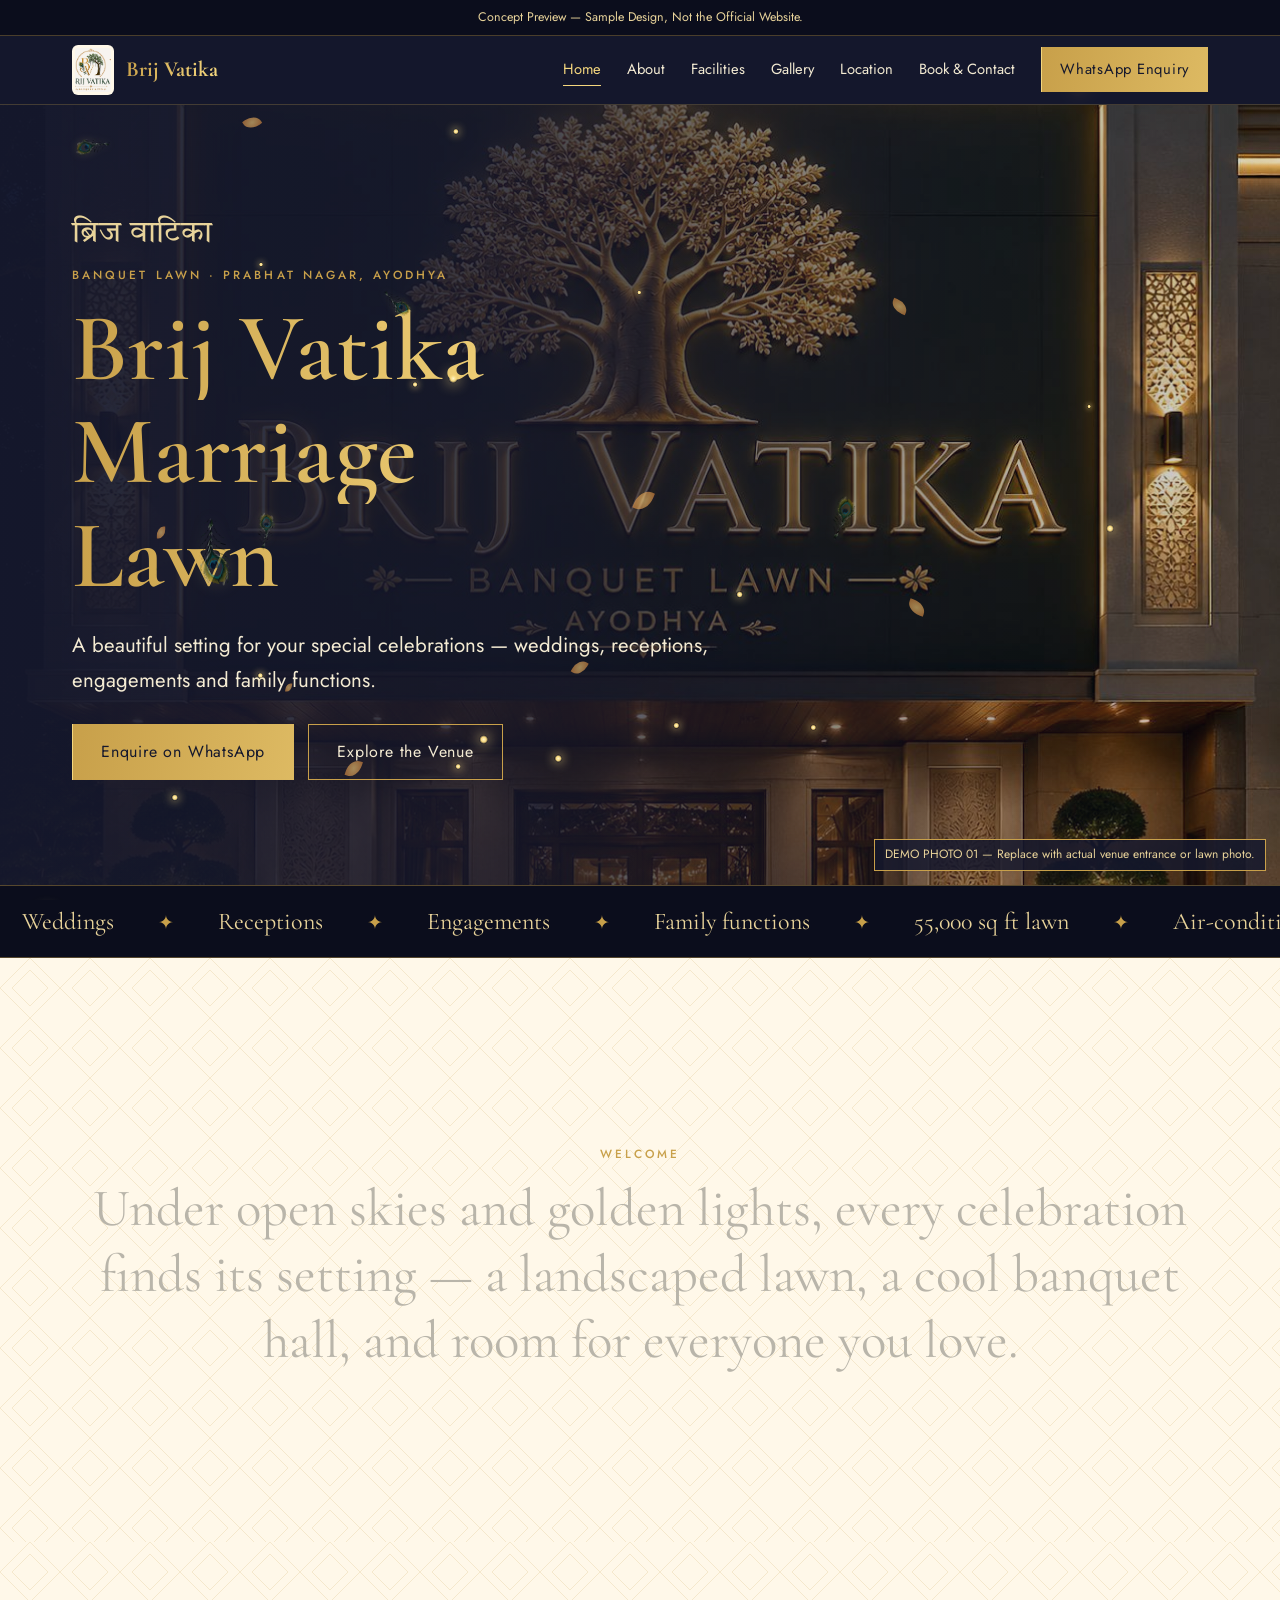
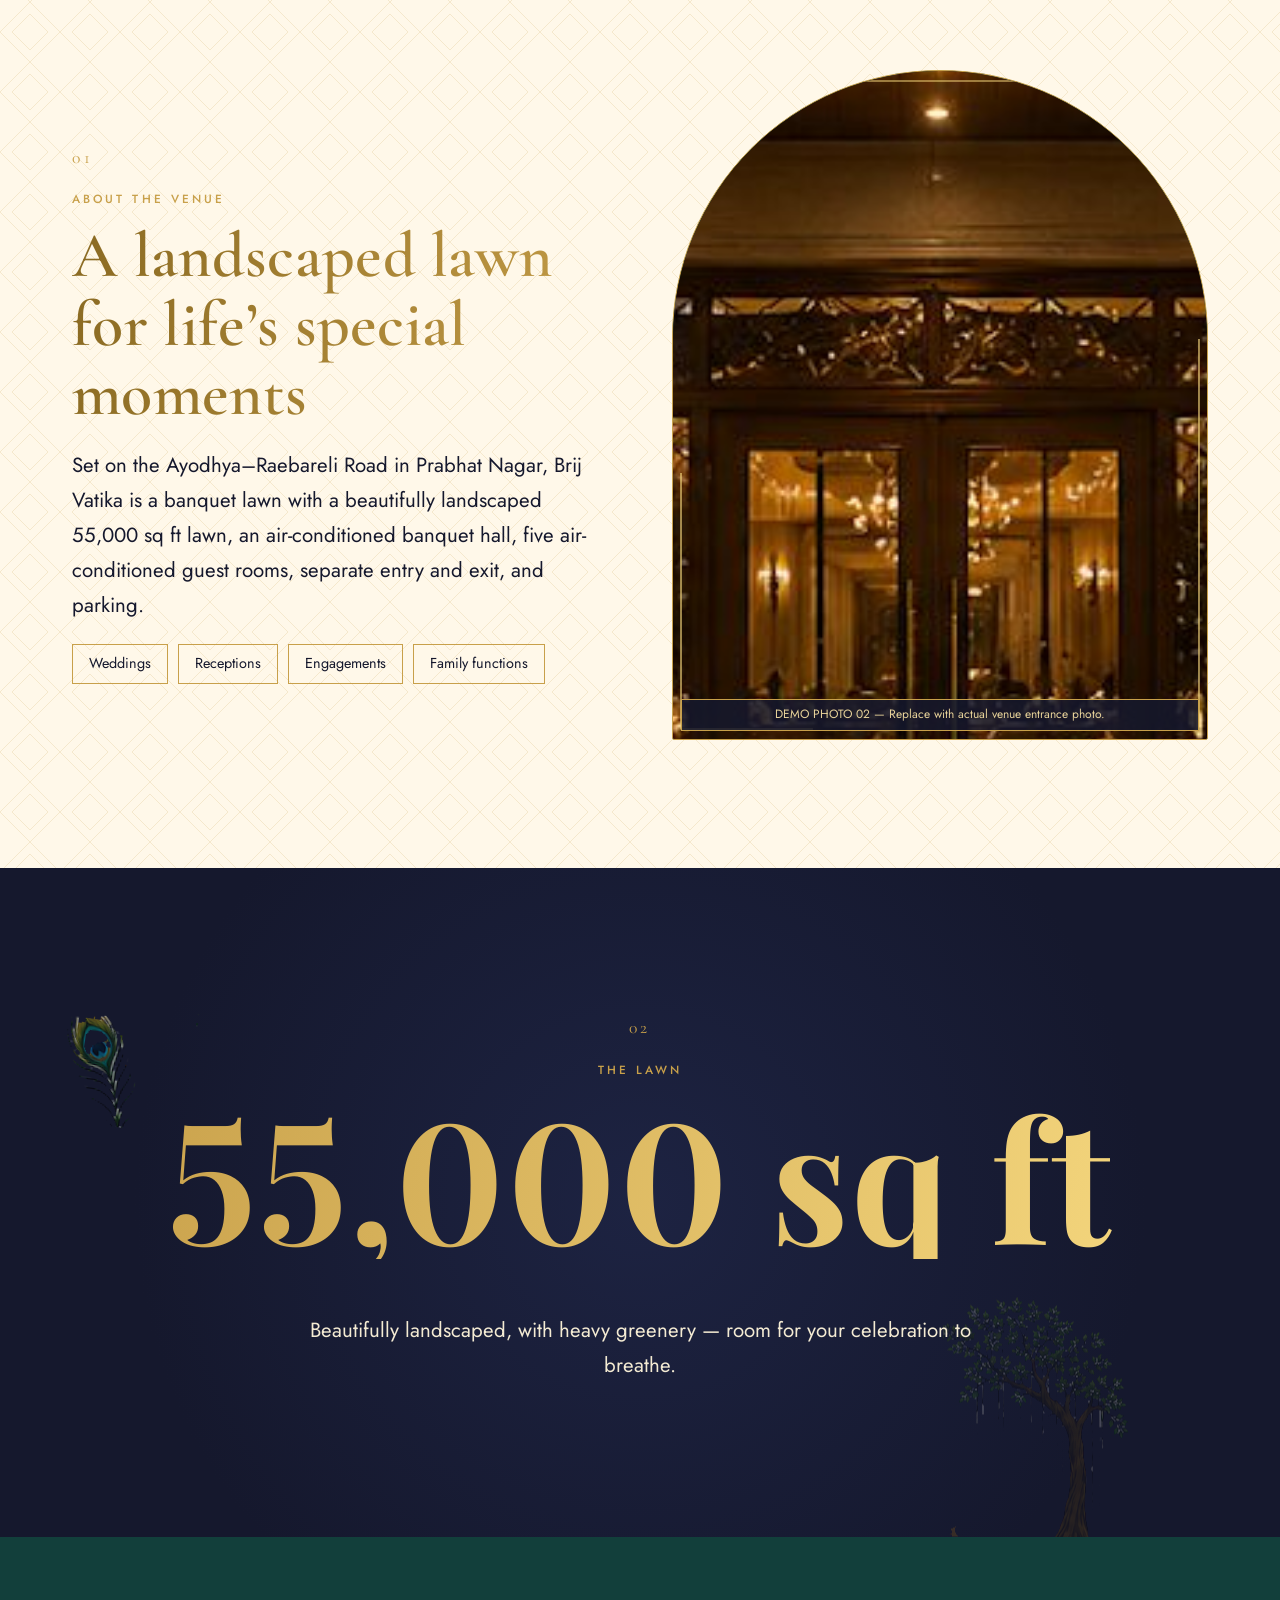
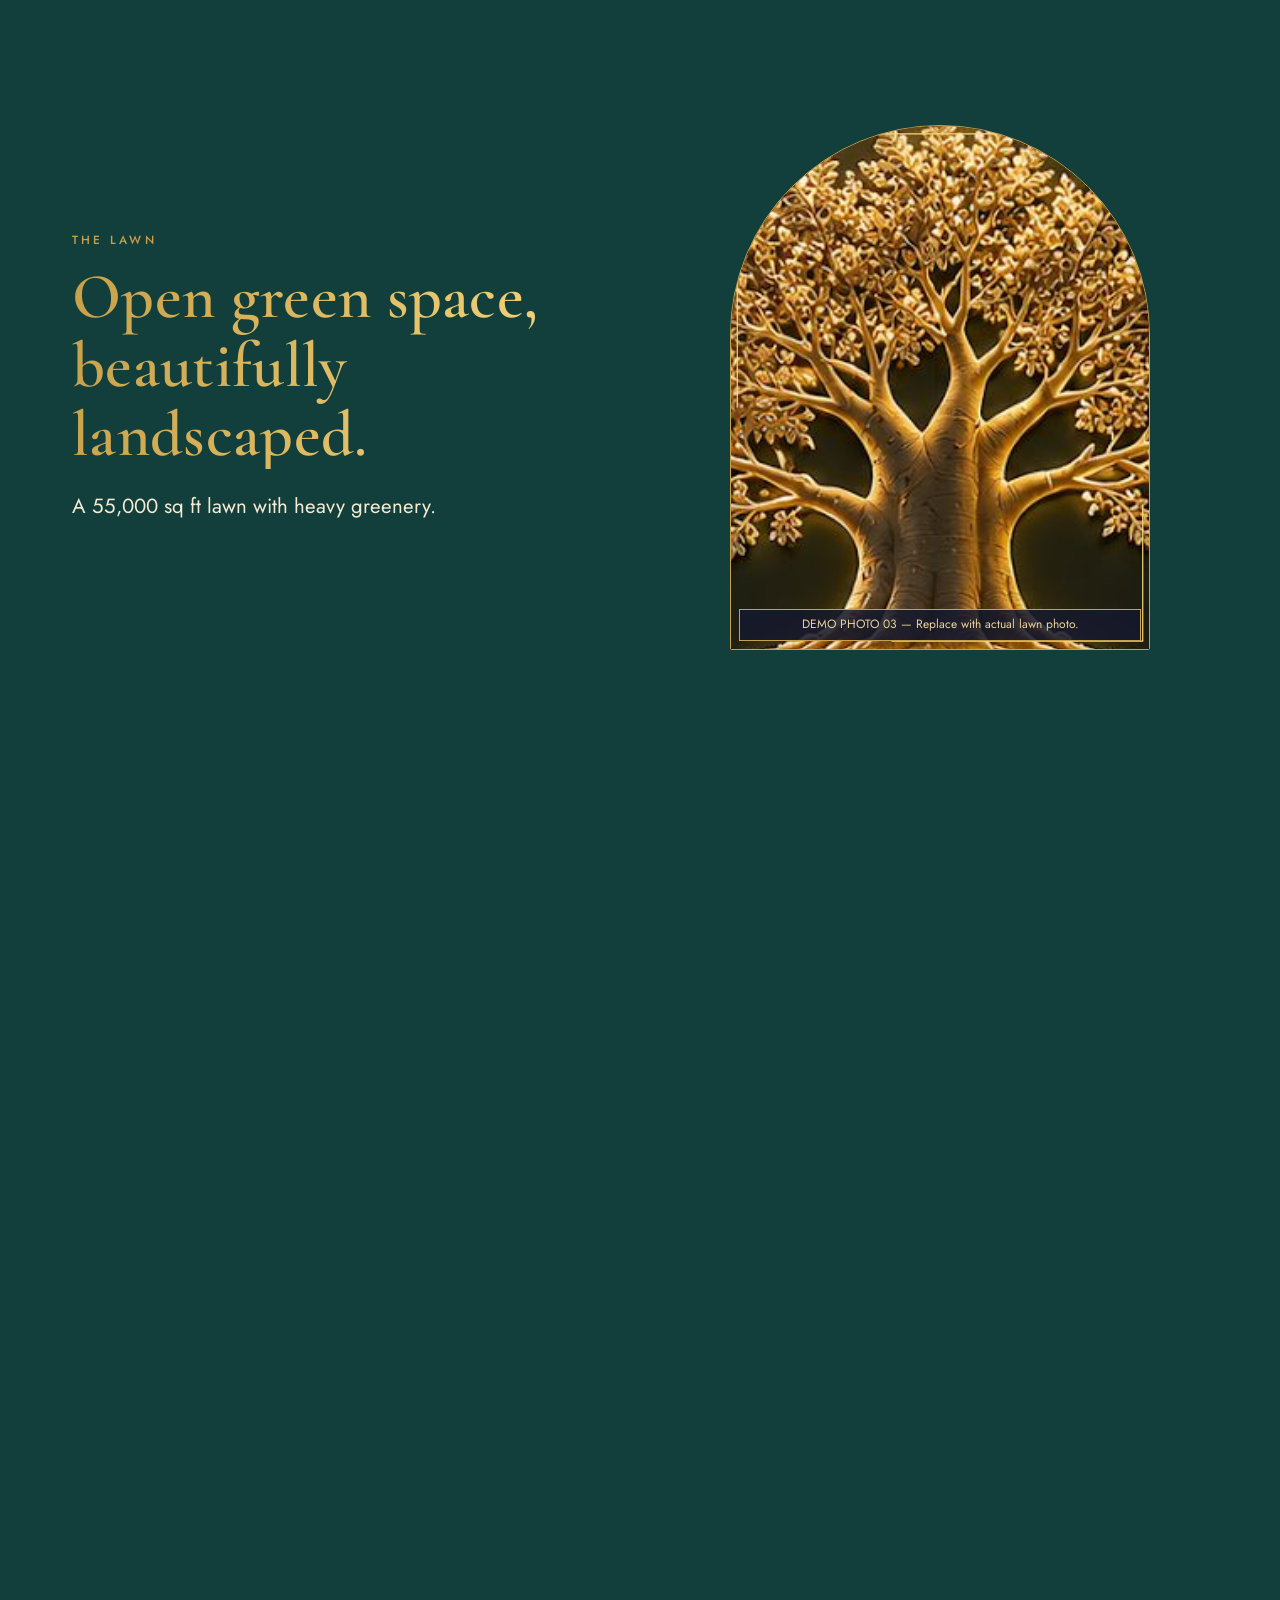
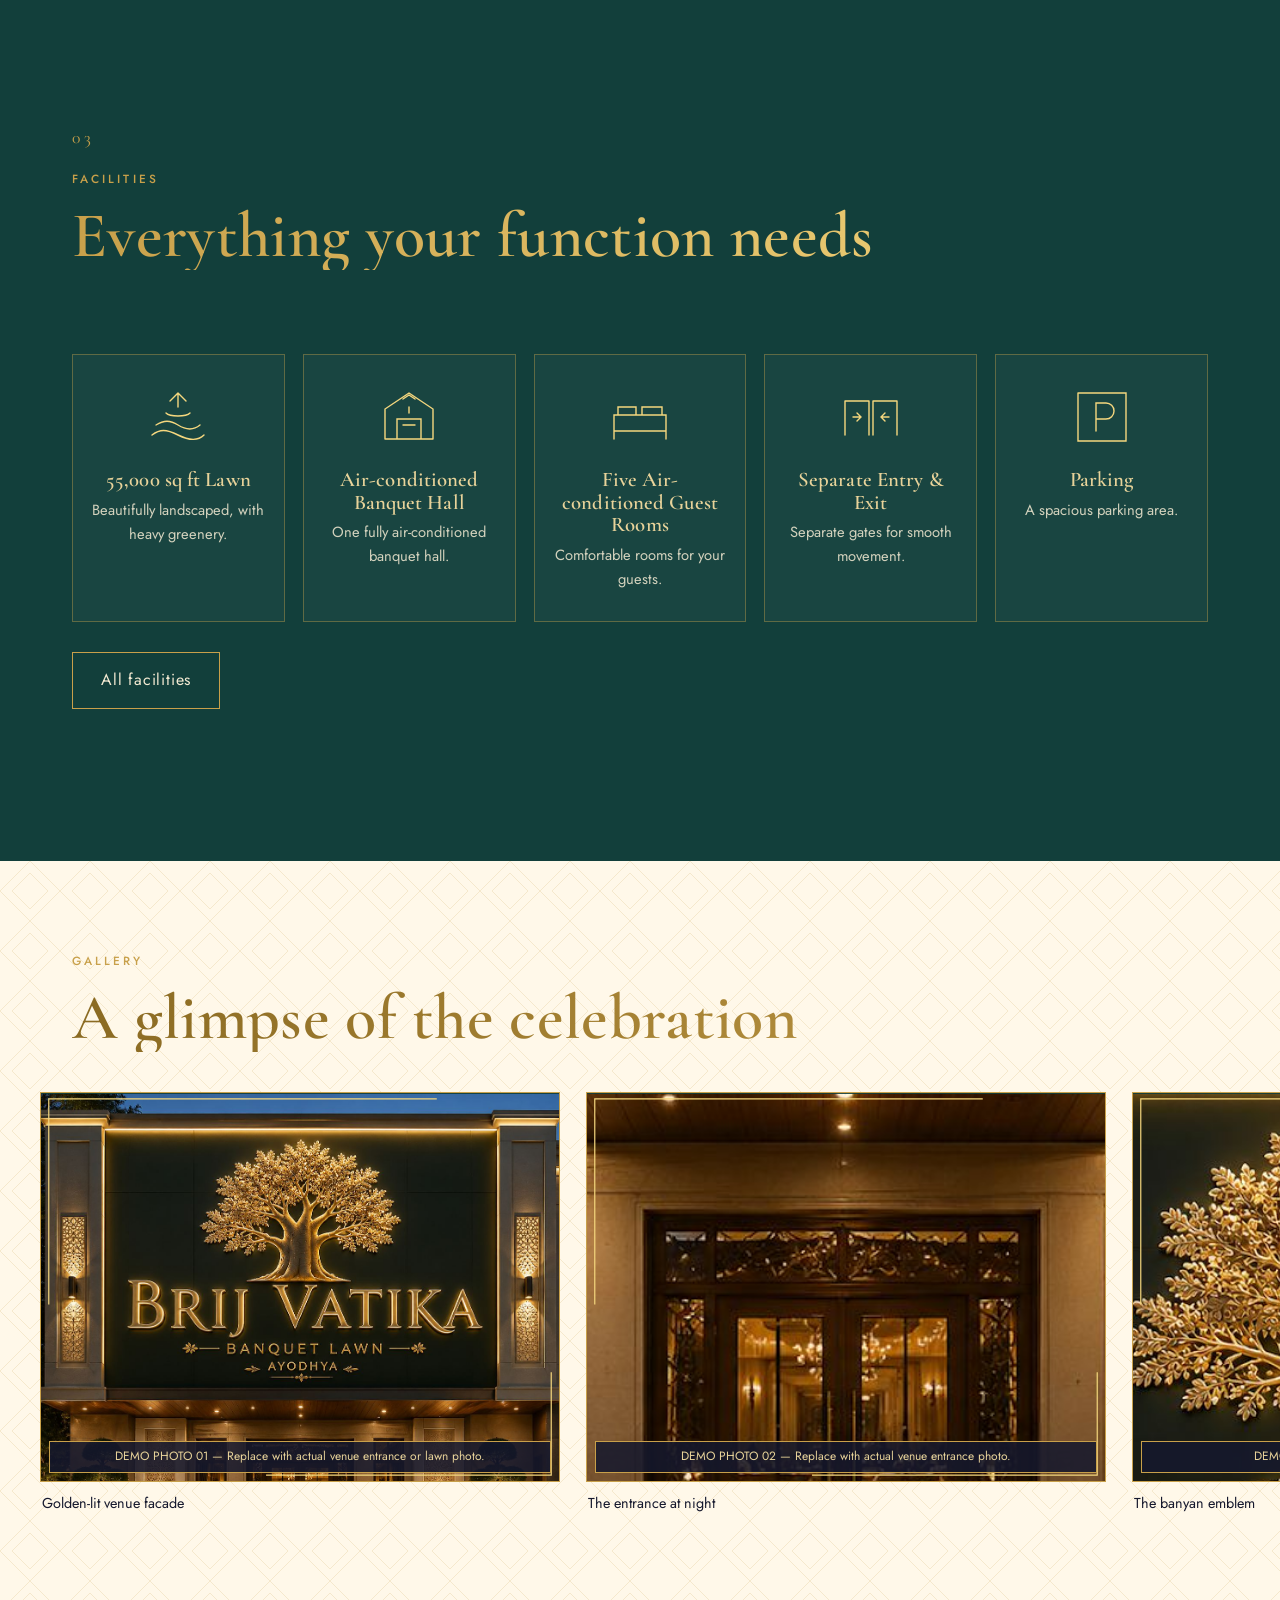
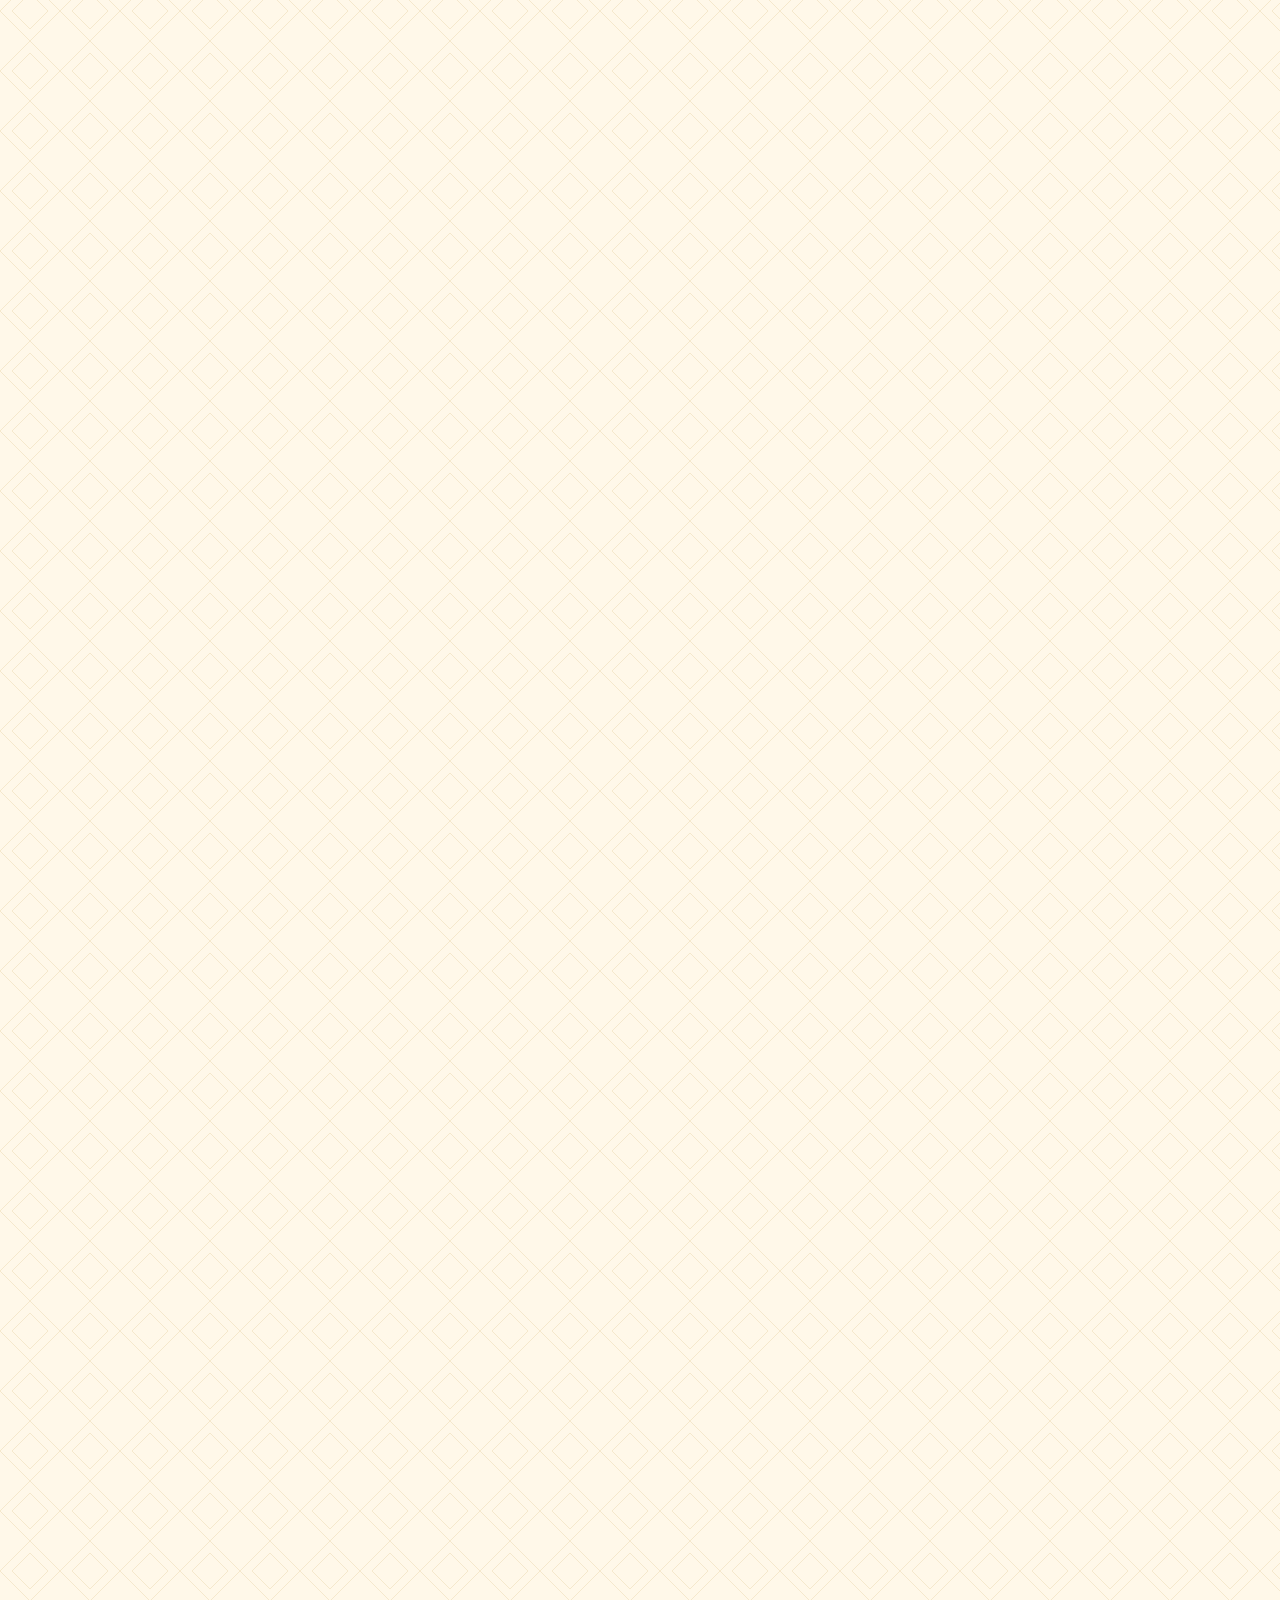
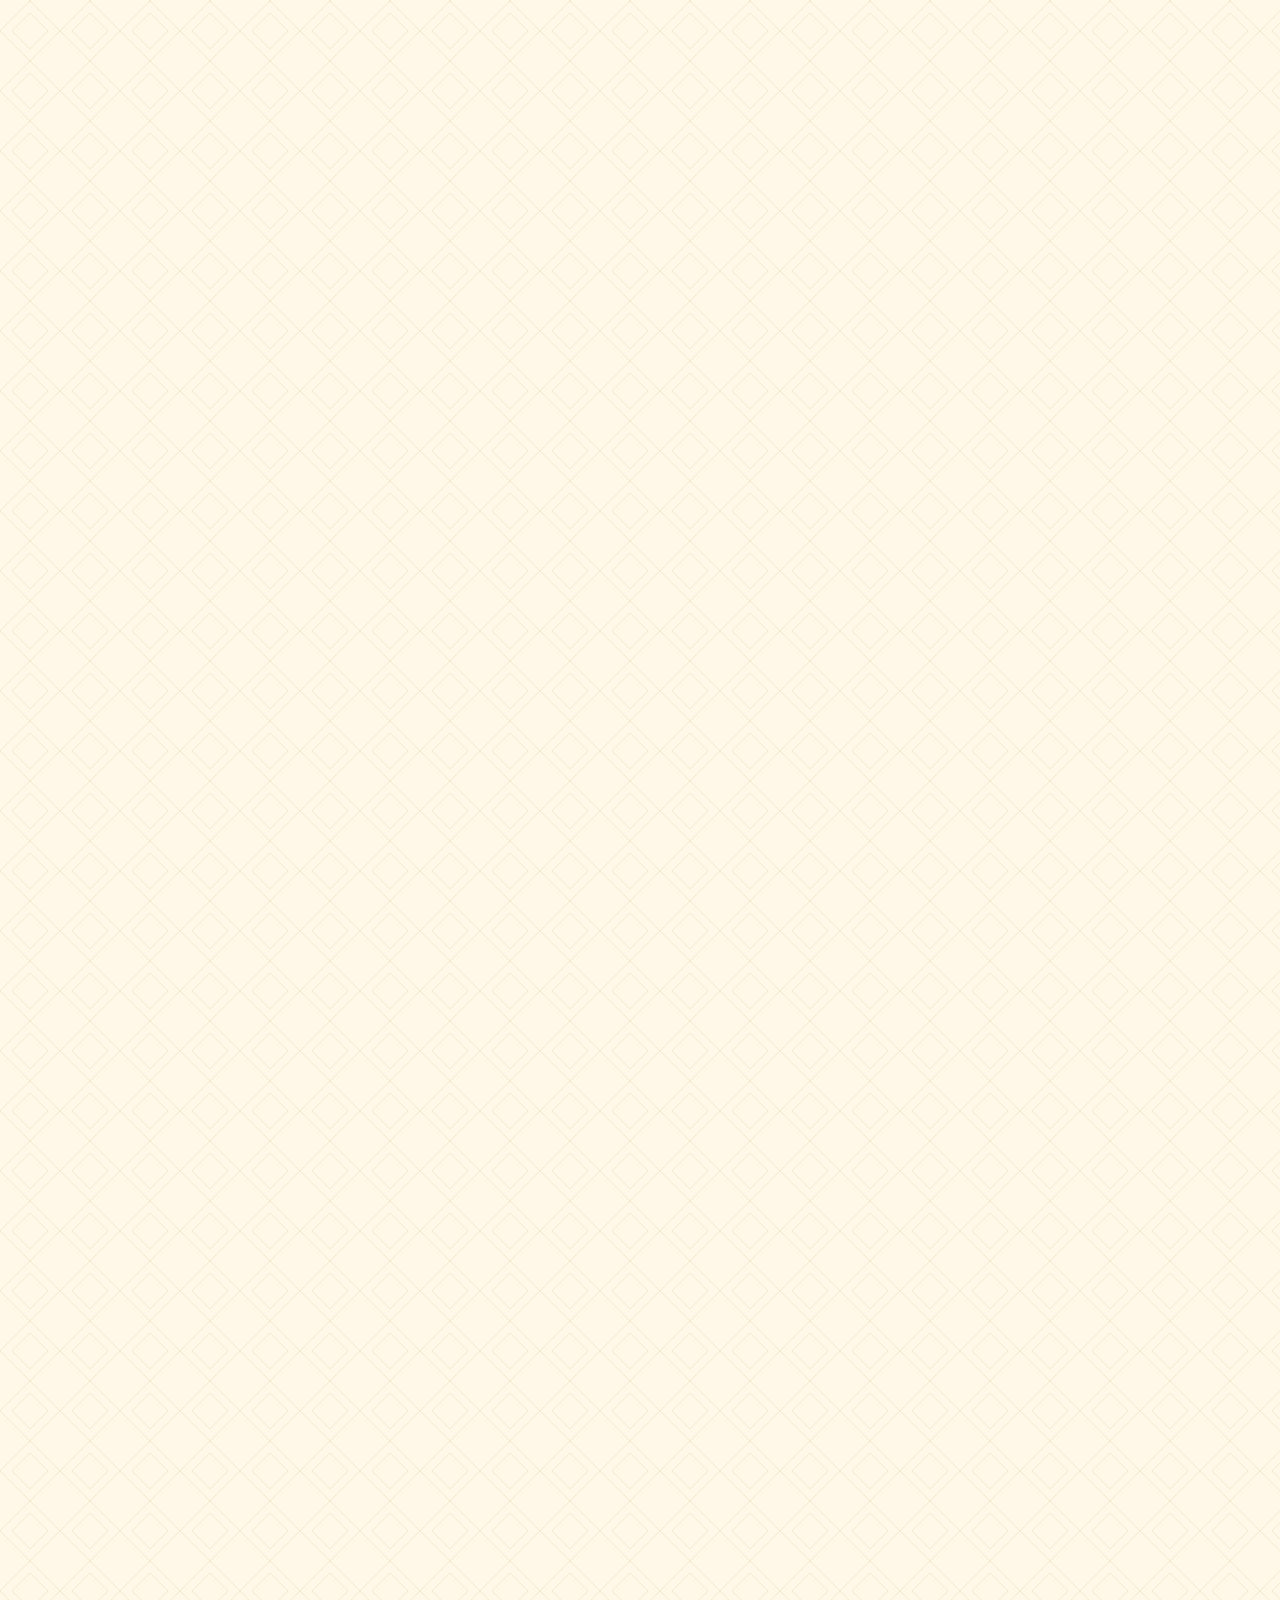
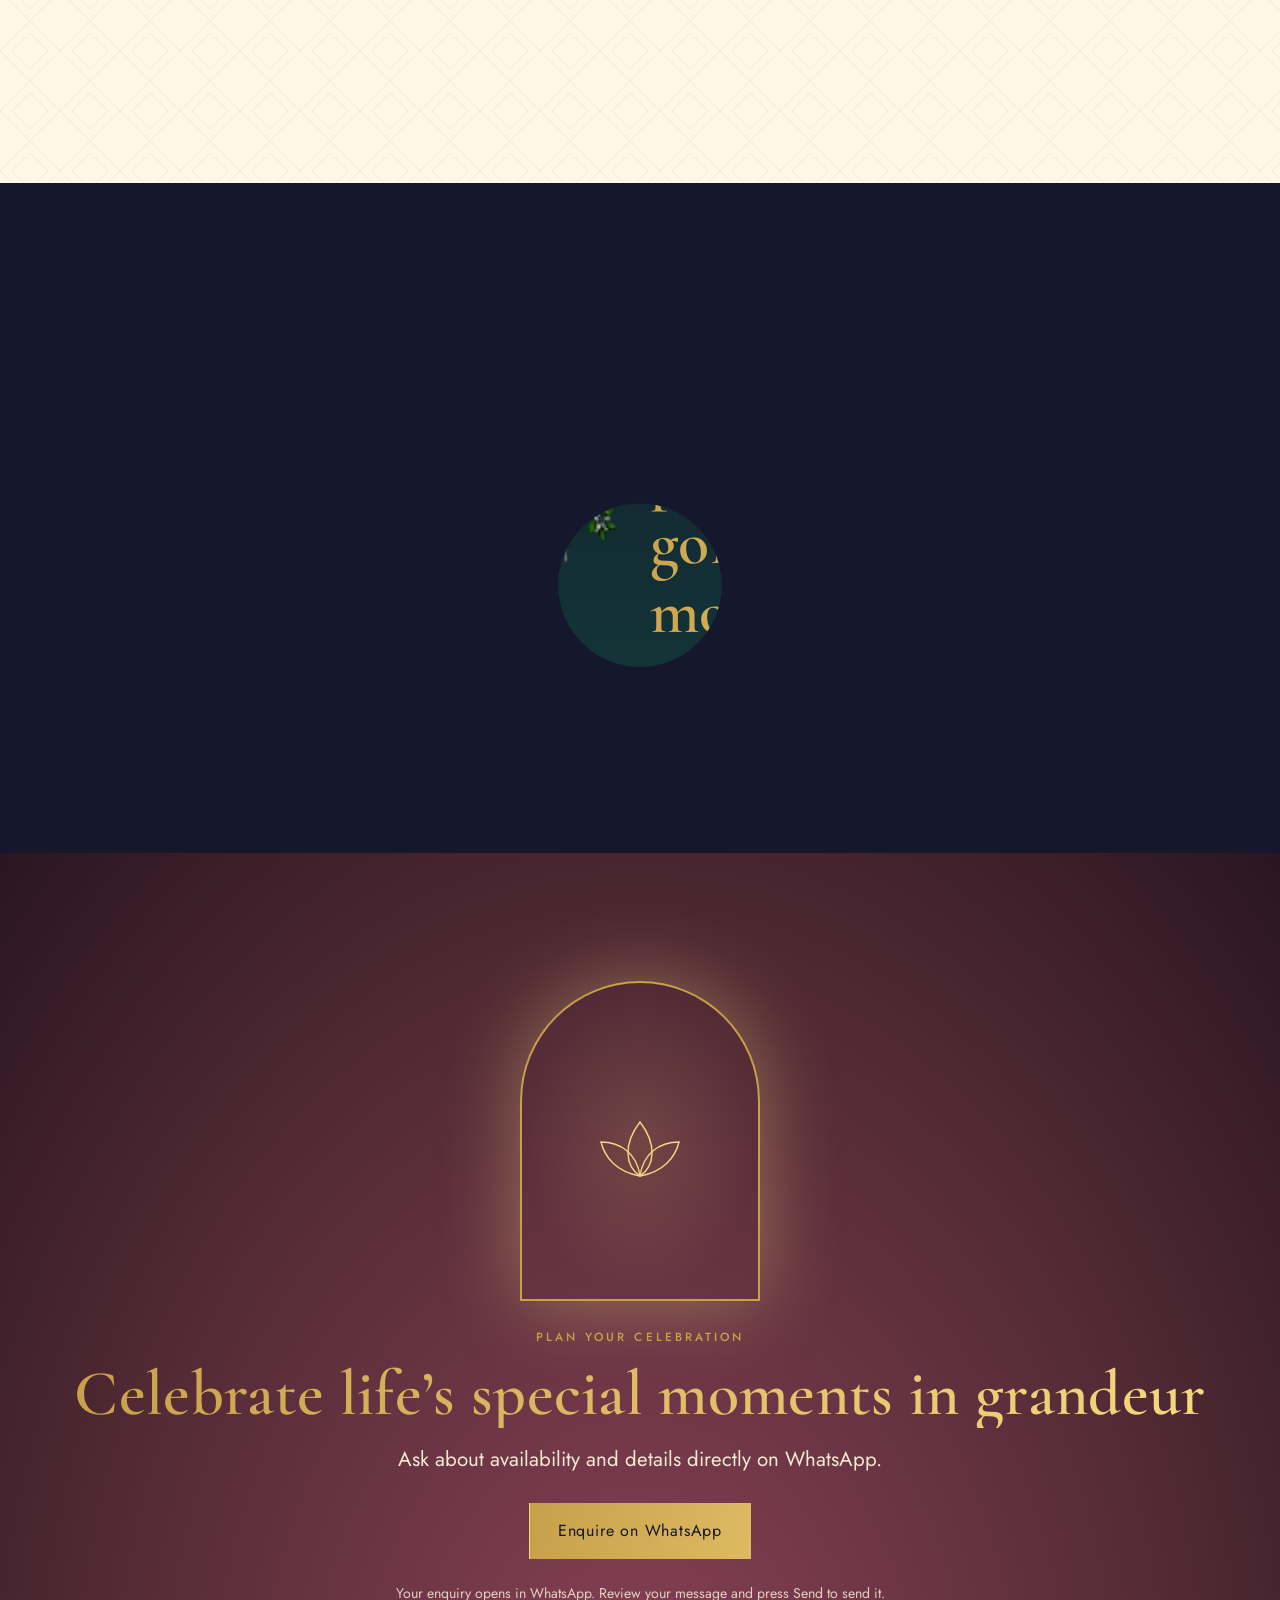
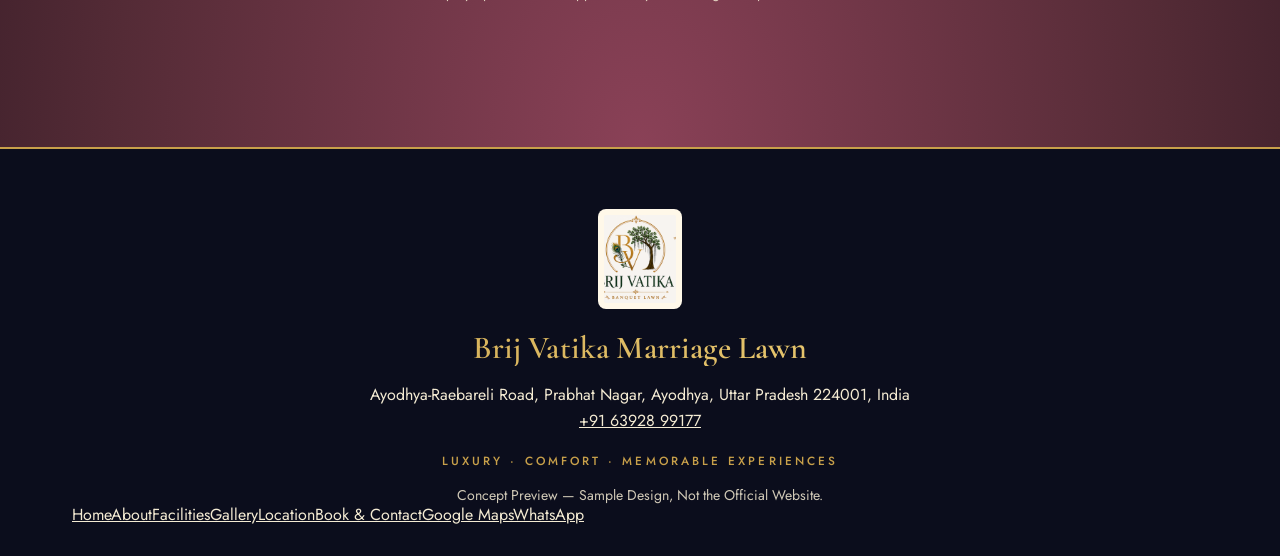
<file: brij-vatika-html/index.html>
<!DOCTYPE html><html lang="en"><head><meta charset="utf-8"><meta name="viewport" content="width=device-width, initial-scale=1, viewport-fit=cover"><title>Brij Vatika Marriage Lawn — Concept Preview</title><meta name="description" content="Concept preview website for Brij Vatika Marriage Lawn, Prabhat Nagar, Ayodhya. Sample design, not the official website."><meta name="theme-color" content="#15182D">
<link rel="icon" href="images/logo.png"><link rel="preconnect" href="https://fonts.googleapis.com"><link rel="preconnect" href="https://fonts.gstatic.com" crossorigin>
<link href="https://fonts.googleapis.com/css2?family=Cormorant+Garamond:wght@500;600;700&family=Jost:wght@400;500&family=Playfair+Display:wght@600;700;800&family=Tiro+Devanagari+Hindi&display=swap" rel="stylesheet">
<link rel="stylesheet" href="css/style.css"><script type="application/ld+json">{"@context": "https://schema.org", "@type": "EventVenue", "name": "Brij Vatika Marriage Lawn", "telephone": "+916392899177", "hasMap": "https://maps.app.goo.gl/9vdpS7bmStXwUVpy6", "address": {"@type": "PostalAddress", "streetAddress": "Ayodhya-Raebareli Road, Prabhat Nagar", "addressLocality": "Ayodhya", "addressRegion": "Uttar Pradesh", "postalCode": "224001", "addressCountry": "IN"}}</script><noscript><style>.curtain{display:none}.rev,.slideL,.slideR,.zoom,.drop,.spin,.rise{opacity:1;transform:none}.wipe,.wipeUp,.circle{clip-path:none}.ln>span{transform:none}.fadein{opacity:1}</style></noscript></head><body>
<a class="skip" href="#main">Skip to content</a><div class="curtain" aria-hidden="true"><svg viewBox="0 0 100 60" width="120"><path d="M20 60V30a30 30 0 0160 0v30" fill="none" stroke="#15182D" stroke-width="1.5"/></svg></div>
<div class="notice">Concept Preview — Sample Design, Not the Official Website.</div><div class="progress" aria-hidden="true"></div>
<svg id="line" viewBox="0 0 30 1000" preserveAspectRatio="none" aria-hidden="true"><path pathLength="1" d="M15 0C35 80 -5 160 15 250S35 420 15 500 -5 680 15 760s20 140 0 240"/></svg>
<nav aria-label="Main"><div class="wrap bar"><a class="brand" href="index.html"><img src="images/logo.png" alt="Brij Vatika Banquet Lawn logo"><span class="gold">Brij Vatika</span></a><button id="mb" aria-label="Menu" aria-expanded="false">☰</button><div class="links" id="lk"><a href="index.html" class=act aria-current=page>Home</a><a href="about.html">About</a><a href="facilities.html">Facilities</a><a href="gallery.html">Gallery</a><a href="location.html">Location</a><a href="contact.html">Book & Contact</a><a class="btn p" href="https://wa.me/916392899177?text=Hello%2C+I+would+like+to+enquire+about+booking+Brij+Vatika+Marriage+Lawn+for+a+function.+Please+share+availability+and+details." target="_blank" rel="noopener">WhatsApp Enquiry</a></div></div></nav>
<main id="main"><section class="hero hero2"><img class="herobg" src="images/photo-01-hero-arch.jpg" alt="Sample photo: golden-lit venue facade at night" fetchpriority="high"><span class="herotag">DEMO PHOTO 01 — Replace with actual venue entrance or lawn photo.</span><div class="wrap"><div><p class="deva" lang="hi">ब्रिज वाटिका</p><p class="eyebrow">Banquet Lawn · Prabhat Nagar, Ayodhya</p>
<h1 class="gold"><span class="ln"><span>Brij Vatika</span></span><span class="ln"><span>Marriage</span></span><span class="ln"><span>Lawn</span></span></h1><p class="lead fadein">A beautiful setting for your special celebrations — weddings, receptions, engagements and family functions.</p>
<div class="cta fadein late"><a class="btn p" href="https://wa.me/916392899177?text=Hello%2C+I+would+like+to+enquire+about+booking+Brij+Vatika+Marriage+Lawn+for+a+function.+Please+share+availability+and+details." target="_blank" rel="noopener">Enquire on WhatsApp</a><a class="btn s" href="about.html">Explore the Venue</a></div></div></div></section>
<div class="marquee" aria-hidden="true"><div class="mq"><div class="mqrow"><span>Weddings<i>✦</i></span><span>Receptions<i>✦</i></span><span>Engagements<i>✦</i></span><span>Family functions<i>✦</i></span><span>55,000 sq ft lawn<i>✦</i></span><span>Air-conditioned hall<i>✦</i></span><span>Weddings<i>✦</i></span><span>Receptions<i>✦</i></span><span>Engagements<i>✦</i></span><span>Family functions<i>✦</i></span><span>55,000 sq ft lawn<i>✦</i></span><span>Air-conditioned hall<i>✦</i></span></div><div class="mqrow"><span>Weddings<i>✦</i></span><span>Receptions<i>✦</i></span><span>Engagements<i>✦</i></span><span>Family functions<i>✦</i></span><span>55,000 sq ft lawn<i>✦</i></span><span>Air-conditioned hall<i>✦</i></span><span>Weddings<i>✦</i></span><span>Receptions<i>✦</i></span><span>Engagements<i>✦</i></span><span>Family functions<i>✦</i></span><span>55,000 sq ft lawn<i>✦</i></span><span>Air-conditioned hall<i>✦</i></span></div></div></div>
<section class="light center"><div class="wrap"><svg class="dl " viewBox="0 0 300 40" width="300" aria-hidden="true"><path pathLength="1" d="M0 20H120M180 20H300M150 4c-12 8-14 20 0 30 14-10 12-22 0-30zM150 34c-18-2-28-10-32-18M150 34c18-2 28-10 32-18" fill="none" stroke="#C8A04A" stroke-width="1.4" stroke-linecap="round"/></svg><p class="eyebrow" style="margin-top:18px">Welcome</p><p class="wr" data-tone="light">Under open skies and golden lights, every celebration finds its setting — a landscaped lawn, a cool banquet hall, and room for everyone you love.</p><svg class="dl mt" viewBox="0 0 300 40" width="300" aria-hidden="true"><path pathLength="1" d="M0 20c25-20 50 20 75 0s50-20 75 0 50 20 75 0 50-20 75 0" fill="none" stroke="#C8A04A" stroke-width="1.4" stroke-linecap="round"/></svg></div></section>
<section class="light"><div class="wrap split"><div data-r="slideL"><p class="num">01</p><p class="eyebrow">About the venue</p><h2 class="gold">A landscaped lawn for life’s special moments</h2><p class="lead" style="margin-top:20px">Set on the Ayodhya–Raebareli Road in Prabhat Nagar, Brij Vatika is a banquet lawn with a beautifully landscaped 55,000 sq ft lawn, an air-conditioned banquet hall, five air-conditioned guest rooms, separate entry and exit, and parking.</p><div class="occ"><span class="occi" data-r="drop" data-d="0">Weddings</span><span class="occi" data-r="drop" data-d="140">Receptions</span><span class="occi" data-r="drop" data-d="280">Engagements</span><span class="occi" data-r="drop" data-d="420">Family functions</span></div></div><div data-r="circle"><div class="ph arch-shape"><img src="images/photo-02-entrance.jpg" alt="Sample image: venue entrance with warm lighting" loading="lazy" style="object-position:50% 50%"><svg class="pf" viewBox="0 0 100 100" preserveAspectRatio="none" aria-hidden="true"><rect class="pfr" x="1.5" y="1.5" width="97" height="97" pathLength="1" fill="none" stroke="#F5D77E" stroke-width="1.2" vector-effect="non-scaling-stroke"/></svg><div class="tag">DEMO PHOTO 02 — Replace with actual venue entrance photo.</div></div></div></div></section>
<section class="center" style="background:radial-gradient(circle,#1d2342,#15182D 70%);overflow:hidden"><div class="bgtree" data-parallax="80"><img src="images/el-banyan-tree.png" alt=""></div><div class="bgfeather" data-parallax="50" data-rotate="8"><img src="images/el-peacock-feather.png" alt="" style="width:100%"></div>
<div class="wrap relz"><p class="num">02</p><p class="eyebrow">The Lawn</p><span class="num-big" data-count="55000" data-suffix=" sq ft">55,000 sq ft</span><svg class="dl " viewBox="0 0 300 40" width="300" aria-hidden="true"><path pathLength="1" d="M0 20H110M190 20H300M110 20c10-14 20-14 30 0s20 14 30 0 10-8 20 0" fill="none" stroke="#C8A04A" stroke-width="1.4" stroke-linecap="round"/></svg><p class="lead mid">Beautifully landscaped, with heavy greenery — room for your celebration to breathe.</p></div></section>
<section class="ps teal" id="ps"><div class="ps-stick"><div class="wrap split"><div class="ps-texts"><div class="ps-txt"><p class="eyebrow">The lawn</p><h2 class="gold">Open green space, beautifully landscaped.</h2><p class="lead">A 55,000 sq ft lawn with heavy greenery.</p></div><div class="ps-txt"><p class="eyebrow">The banquet hall</p><h2 class="gold">One fully air-conditioned banquet hall.</h2><p class="lead">A comfortable indoor setting for your function.</p></div><div class="ps-txt"><p class="eyebrow">The guest rooms</p><h2 class="gold">Five air-conditioned guest rooms.</h2><p class="lead">Rest and comfort for your guests.</p></div></div><div class="ps-imgs"><div class="ps-img"><div class="ph arch-shape"><img src="images/photo-03-tree-emblem.jpg" alt="Sample image: golden banyan tree emblem" loading="lazy" style="object-position:50% 50%"><svg class="pf" viewBox="0 0 100 100" preserveAspectRatio="none" aria-hidden="true"><rect class="pfr" x="1.5" y="1.5" width="97" height="97" pathLength="1" fill="none" stroke="#F5D77E" stroke-width="1.2" vector-effect="non-scaling-stroke"/></svg><div class="tag">DEMO PHOTO 03 — Replace with actual lawn photo.</div></div></div><div class="ps-img"><div class="ph arch-shape"><img src="images/photo-04-doors.jpg" alt="Sample image: ornate glass entrance doors" loading="lazy" style="object-position:50% 50%"><svg class="pf" viewBox="0 0 100 100" preserveAspectRatio="none" aria-hidden="true"><rect class="pfr" x="1.5" y="1.5" width="97" height="97" pathLength="1" fill="none" stroke="#F5D77E" stroke-width="1.2" vector-effect="non-scaling-stroke"/></svg><div class="tag">DEMO PHOTO 04 — Replace with actual banquet hall photo.</div></div></div><div class="ps-img"><div class="ph arch-shape"><img src="images/photo-05-jaali-pillar.jpg" alt="Sample image: backlit jaali pillar" loading="lazy" style="object-position:50% 50%"><svg class="pf" viewBox="0 0 100 100" preserveAspectRatio="none" aria-hidden="true"><rect class="pfr" x="1.5" y="1.5" width="97" height="97" pathLength="1" fill="none" stroke="#F5D77E" stroke-width="1.2" vector-effect="non-scaling-stroke"/></svg><div class="tag">DEMO PHOTO 05 — Replace with actual guest room photo.</div></div></div></div></div></div></section>
<section class="teal"><div class="wrap"><p class="num">03</p><p class="eyebrow">Facilities</p><h2 class="gold">Everything your function needs</h2><svg class="dl " viewBox="0 0 300 40" width="300" aria-hidden="true"><path pathLength="1" d="M0 20c25-20 50 20 75 0s50-20 75 0 50 20 75 0 50-20 75 0" fill="none" stroke="#C8A04A" stroke-width="1.4" stroke-linecap="round"/></svg><div class="fac"><div class="fcard tilt" data-r="rise" data-d="0"><svg viewBox="0 0 64 64" class="ico" aria-hidden="true"><path d="M6 50c8-6 14-6 26 0s20 6 26 0M10 40c8-5 14-5 22 0s16 5 22 0M32 8v14M24 16l8-8 8 8M20 28c4 4 20 4 24 0"/></svg><h3>55,000 sq ft Lawn</h3><p>Beautifully landscaped, with heavy greenery.</p></div><div class="fcard tilt" data-r="rise" data-d="130"><svg viewBox="0 0 64 64" class="ico" aria-hidden="true"><path d="M8 54V24L32 8l24 16v30M8 54h48M20 54V34h24v20M32 22v6M26 14l6-4 6 4M26 40h12"/></svg><h3>Air-conditioned Banquet Hall</h3><p>One fully air-conditioned banquet hall.</p></div><div class="fcard tilt" data-r="rise" data-d="260"><svg viewBox="0 0 64 64" class="ico" aria-hidden="true"><path d="M6 46h52M6 46V30h52v16M10 30v-8h18v8M34 30v-8h20v8M6 54v-8M58 54v-8"/></svg><h3>Five Air-conditioned Guest Rooms</h3><p>Comfortable rooms for your guests.</p></div><div class="fcard tilt" data-r="rise" data-d="390"><svg viewBox="0 0 64 64" class="ico" aria-hidden="true"><path d="M6 50V16M30 50V16M34 50V16M58 50V16M6 16h24M34 16h24M14 32h8m-4-4 4 4-4 4M50 32h-8m4-4-4 4 4 4"/></svg><h3>Separate Entry & Exit</h3><p>Separate gates for smooth movement.</p></div><div class="fcard tilt" data-r="rise" data-d="520"><svg viewBox="0 0 64 64" class="ico" aria-hidden="true"><path d="M26 46V18h10a8 8 0 010 16H26M8 8h48v48H8z"/></svg><h3>Parking</h3><p>A spacious parking area.</p></div></div><p style="margin-top:30px"><a class="btn s" href="facilities.html">All facilities</a></p></div></section>
<section class="hs light" id="hs"><div class="hs-stick"><div class="wrap"><p class="eyebrow">Gallery</p><h2 class="gold">A glimpse of the celebration</h2></div><div class="hs-row"><figure class="hs-item"><div class="ph "><img src="images/photo-01-hero-arch.jpg" alt="Sample image: illuminated golden facade of the venue at night" loading="lazy" style="object-position:50% 50%"><svg class="pf" viewBox="0 0 100 100" preserveAspectRatio="none" aria-hidden="true"><rect class="pfr" x="1.5" y="1.5" width="97" height="97" pathLength="1" fill="none" stroke="#F5D77E" stroke-width="1.2" vector-effect="non-scaling-stroke"/></svg><div class="tag">DEMO PHOTO 01 — Replace with actual venue entrance or lawn photo.</div></div><figcaption>Golden-lit venue facade</figcaption></figure><figure class="hs-item"><div class="ph "><img src="images/photo-02-entrance.jpg" alt="Sample image: venue entrance with warm lighting" loading="lazy" style="object-position:50% 50%"><svg class="pf" viewBox="0 0 100 100" preserveAspectRatio="none" aria-hidden="true"><rect class="pfr" x="1.5" y="1.5" width="97" height="97" pathLength="1" fill="none" stroke="#F5D77E" stroke-width="1.2" vector-effect="non-scaling-stroke"/></svg><div class="tag">DEMO PHOTO 02 — Replace with actual venue entrance photo.</div></div><figcaption>The entrance at night</figcaption></figure><figure class="hs-item"><div class="ph "><img src="images/photo-03-tree-emblem.jpg" alt="Sample image: golden banyan tree emblem" loading="lazy" style="object-position:50% 50%"><svg class="pf" viewBox="0 0 100 100" preserveAspectRatio="none" aria-hidden="true"><rect class="pfr" x="1.5" y="1.5" width="97" height="97" pathLength="1" fill="none" stroke="#F5D77E" stroke-width="1.2" vector-effect="non-scaling-stroke"/></svg><div class="tag">DEMO PHOTO 03 — Replace with actual lawn photo.</div></div><figcaption>The banyan emblem</figcaption></figure><figure class="hs-item"><div class="ph "><img src="images/photo-04-doors.jpg" alt="Sample image: ornate glass entrance doors" loading="lazy" style="object-position:50% 50%"><svg class="pf" viewBox="0 0 100 100" preserveAspectRatio="none" aria-hidden="true"><rect class="pfr" x="1.5" y="1.5" width="97" height="97" pathLength="1" fill="none" stroke="#F5D77E" stroke-width="1.2" vector-effect="non-scaling-stroke"/></svg><div class="tag">DEMO PHOTO 04 — Replace with actual banquet hall photo.</div></div><figcaption>Doors to the hall</figcaption></figure><figure class="hs-item"><div class="ph "><img src="images/photo-05-jaali-pillar.jpg" alt="Sample image: backlit jaali pillar" loading="lazy" style="object-position:50% 50%"><svg class="pf" viewBox="0 0 100 100" preserveAspectRatio="none" aria-hidden="true"><rect class="pfr" x="1.5" y="1.5" width="97" height="97" pathLength="1" fill="none" stroke="#F5D77E" stroke-width="1.2" vector-effect="non-scaling-stroke"/></svg><div class="tag">DEMO PHOTO 05 — Replace with actual guest room photo.</div></div><figcaption>Carved jaali detail</figcaption></figure><figure class="hs-item"><div class="ph "><img src="images/photo-06-wordmark.jpg" alt="Sample image: golden Brij Vatika lettering" loading="lazy" style="object-position:50% 50%"><svg class="pf" viewBox="0 0 100 100" preserveAspectRatio="none" aria-hidden="true"><rect class="pfr" x="1.5" y="1.5" width="97" height="97" pathLength="1" fill="none" stroke="#F5D77E" stroke-width="1.2" vector-effect="non-scaling-stroke"/></svg><div class="tag">DEMO PHOTO 06 — Replace with actual wedding decoration photo.</div></div><figcaption>Golden lettering</figcaption></figure><figure class="hs-item"><div class="ph "><img src="images/photo-07-facade.jpg" alt="Sample image: facade detail at dusk" loading="lazy" style="object-position:50% 50%"><svg class="pf" viewBox="0 0 100 100" preserveAspectRatio="none" aria-hidden="true"><rect class="pfr" x="1.5" y="1.5" width="97" height="97" pathLength="1" fill="none" stroke="#F5D77E" stroke-width="1.2" vector-effect="non-scaling-stroke"/></svg><div class="tag">DEMO PHOTO 07 — Replace with actual event photo.</div></div><figcaption>Evening glow</figcaption></figure><figure class="hs-item"><div class="ph "><img src="images/photo-08-lawn-banner.jpg" alt="Venue-supplied banner: 55,000 sq ft landscaped lawn" loading="lazy" style="object-position:50% 50%"><svg class="pf" viewBox="0 0 100 100" preserveAspectRatio="none" aria-hidden="true"><rect class="pfr" x="1.5" y="1.5" width="97" height="97" pathLength="1" fill="none" stroke="#F5D77E" stroke-width="1.2" vector-effect="non-scaling-stroke"/></svg><div class="tag">DEMO PHOTO 08 — Replace with actual venue detail photo.</div></div><figcaption>Landscaped lawn, heavy greenery</figcaption></figure></div></div></section>
<div data-scene><section class="i2"><img class="tr" src="images/el-banyan-tree.png" alt="" loading="lazy"><img class="ft" src="images/el-peacock-feather.png" alt="" loading="lazy"><div class="txt"><p class="eyebrow">The venue’s emblem</p><h2 class="gold">A banyan, a peacock feather, a golden monogram</h2><p class="fine">Artwork taken from the venue’s own logo.</p></div></section></div><section class="finale" data-r="rev"><div class="wrap"><div class="glow"><svg viewBox="0 0 90 90" width="90" aria-hidden="true"><g fill="none" stroke="#F5D77E" stroke-width="1.4"><path d="M45 80C30 70 28 48 45 26c17 22 15 44 0 54z"/><path d="M45 80C22 76 10 62 6 46c20 0 36 12 39 34z"/><path d="M45 80c23-4 35-18 39-34-20 0-36 12-39 34z"/></g></svg></div><div class="eyebrow">Plan your celebration</div><h2 class="gold">Celebrate life’s special moments in grandeur</h2><p class="lead mid">Ask about availability and details directly on WhatsApp.</p><a class="btn p" href="https://wa.me/916392899177?text=Hello%2C+I+would+like+to+enquire+about+booking+Brij+Vatika+Marriage+Lawn+for+a+function.+Please+share+availability+and+details." target="_blank" rel="noopener">Enquire on WhatsApp</a><p class="fine">Your enquiry opens in WhatsApp. Review your message and press Send to send it.</p></div></section></main>
<footer><div class="wrap"><img src="images/logo.png" alt="Brij Vatika Banquet Lawn logo"><h2 class="gold">Brij Vatika Marriage Lawn</h2><p>Ayodhya-Raebareli Road, Prabhat Nagar, Ayodhya, Uttar Pradesh 224001, India<br><a href="tel:+916392899177">+91 63928 99177</a></p><p class="eyebrow">Luxury · Comfort · Memorable experiences</p><div class="fl"><a href="index.html">Home</a><a href="about.html">About</a><a href="facilities.html">Facilities</a><a href="gallery.html">Gallery</a><a href="location.html">Location</a><a href="contact.html">Book & Contact</a><a href="https://maps.app.goo.gl/9vdpS7bmStXwUVpy6" target="_blank" rel="noopener">Google Maps</a><a href="https://wa.me/916392899177?text=Hello%2C+I+would+like+to+enquire+about+booking+Brij+Vatika+Marriage+Lawn+for+a+function.+Please+share+availability+and+details." target="_blank" rel="noopener">WhatsApp</a></div><p class="fine">Concept Preview — Sample Design, Not the Official Website.</p></div></footer>
<div class="mbar"><a href="tel:+916392899177">Call</a><a href="https://wa.me/916392899177?text=Hello%2C+I+would+like+to+enquire+about+booking+Brij+Vatika+Marriage+Lawn+for+a+function.+Please+share+availability+and+details." target="_blank" rel="noopener">WhatsApp</a></div>
<script src="js/motion.js"></script></body></html>
</file>
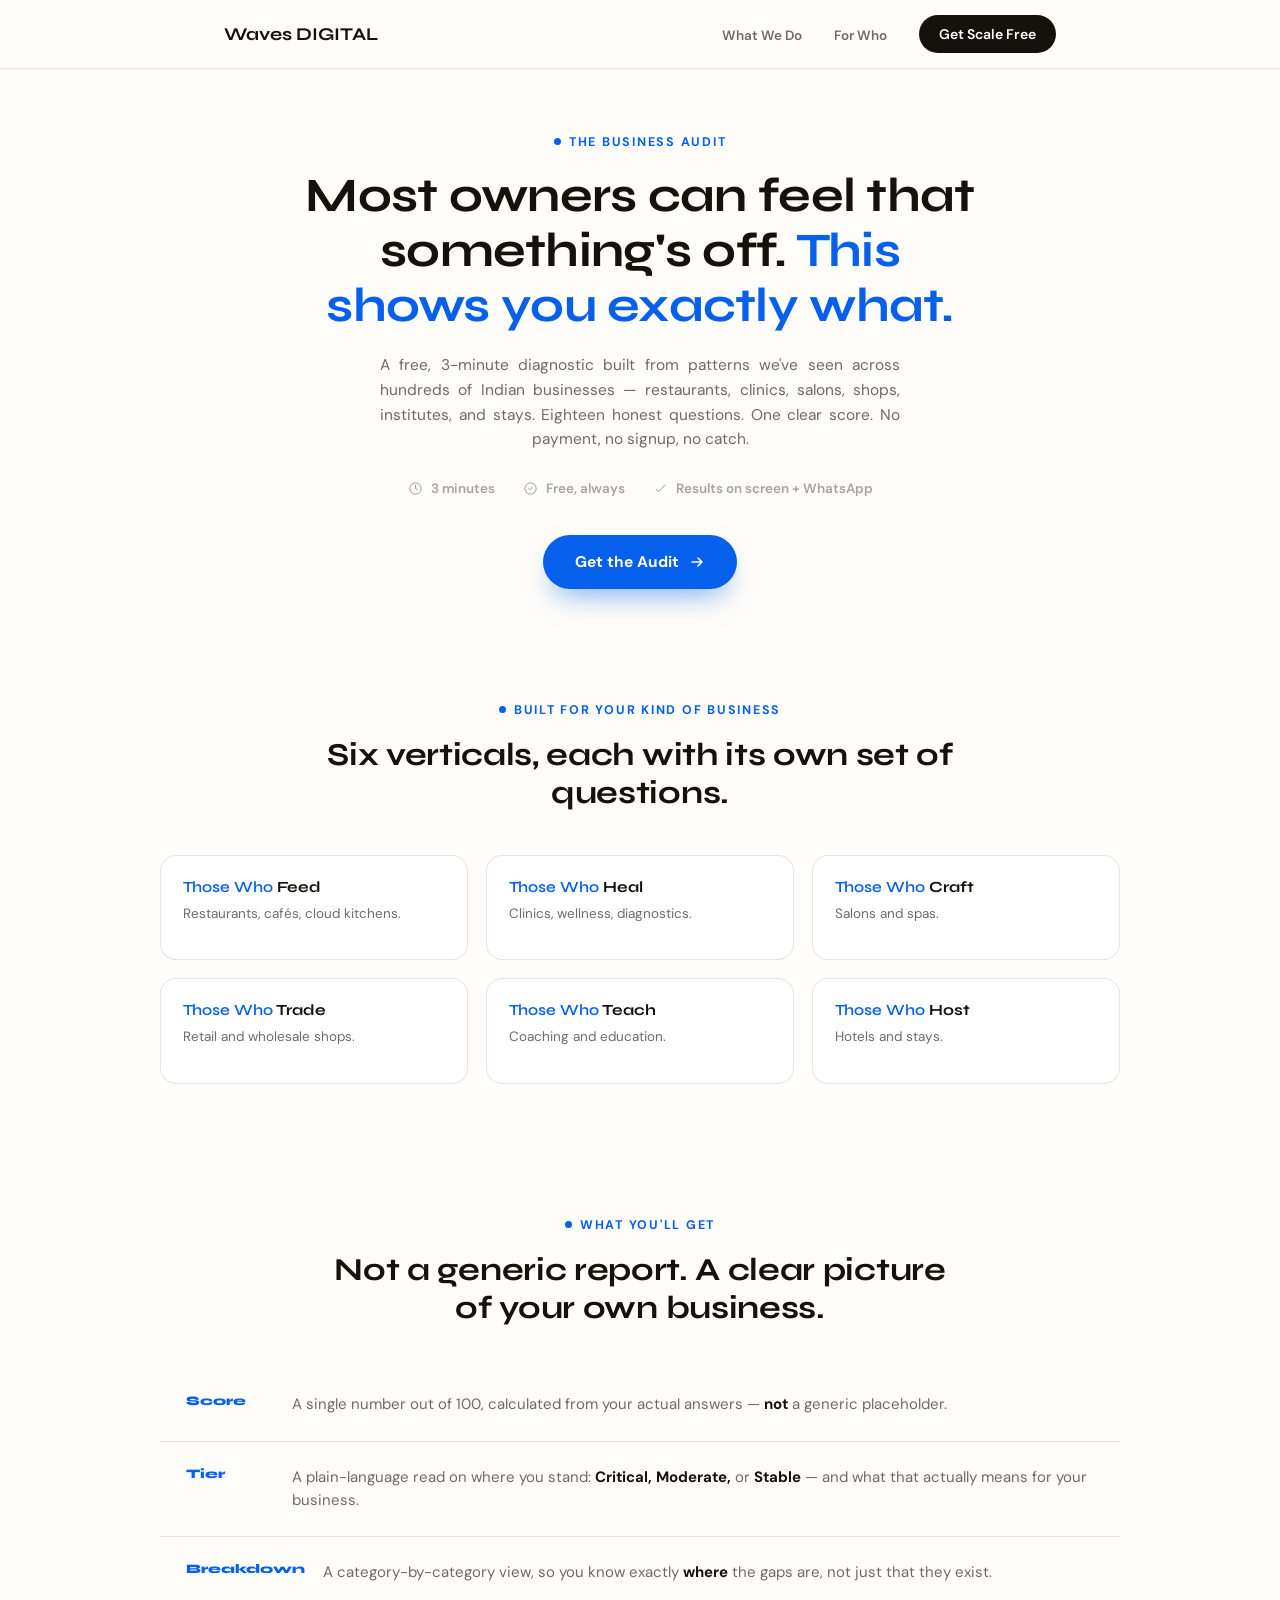
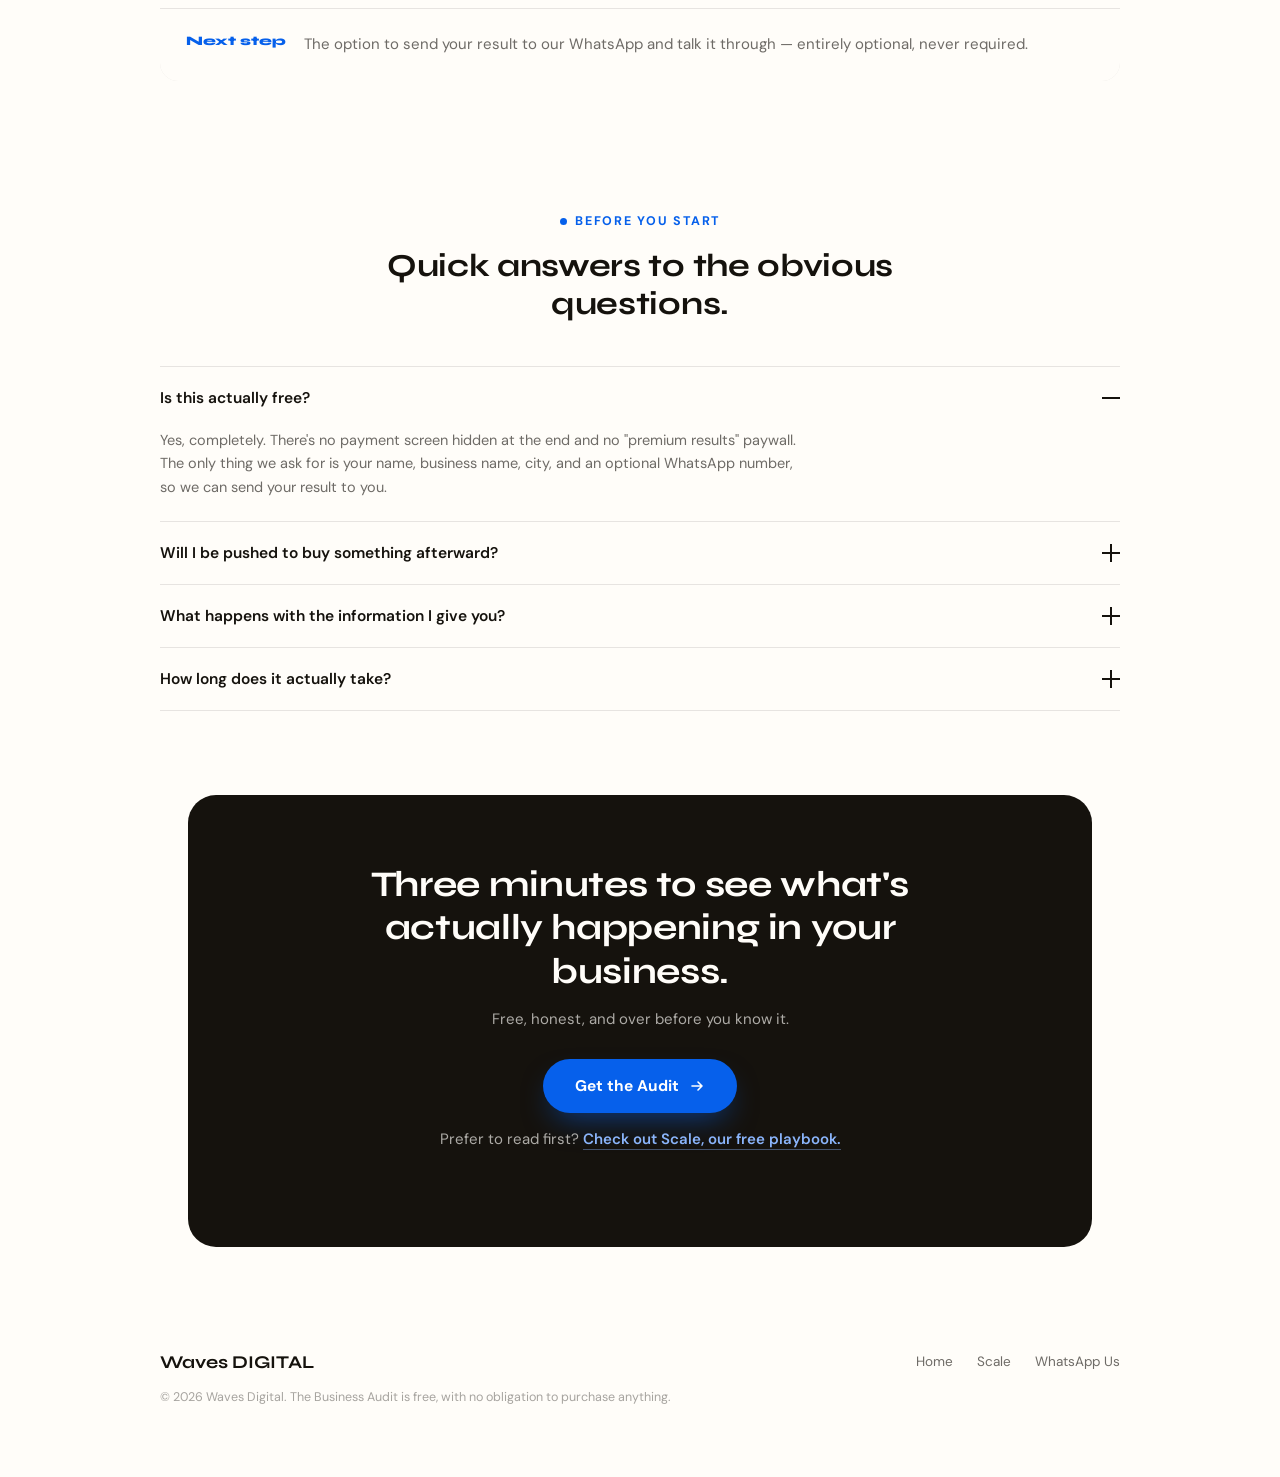
<file: audit.html>
<!DOCTYPE html>
<html lang="en">
<head>
<meta charset="UTF-8">
<meta name="viewport" content="width=device-width, initial-scale=1.0">
<title>Free Business Audit | Waves Digital — Grow Your Business</title>
<meta name="description" content="Find out in 3 minutes where your business is leaking revenue — customer memory, communication, operations, or marketing. Free, instant, no signup required.">
<link rel="canonical" href="https://wavesdigital.in/audit.html">
<link rel="icon" type="image/png" href="/assets/favicon.png" sizes="96x96">
<link rel="icon" type="image/x-icon" href="/favicon.ico">
<link rel="apple-touch-icon" href="/assets/apple-touch-icon.png">
<meta property="og:type" content="website">
<meta property="og:url" content="https://wavesdigital.in/audit.html">
<meta property="og:title" content="Free Business Audit | Waves Digital — Grow Your Business">
<meta property="og:description" content="Find out in 3 minutes where your business is leaking revenue. Free, instant audit.">
<meta property="og:image" content="https://wavesdigital.in/assets/og-audit.jpg">
<meta property="og:site_name" content="Waves Digital">
<meta property="og:locale" content="en_IN">
<meta name="twitter:card" content="summary_large_image">
<meta name="twitter:title" content="Free Business Audit | Waves Digital — Grow Your Business">
<meta name="twitter:description" content="Find out in 3 minutes where your business is leaking revenue. Free, instant audit.">
<meta name="twitter:image" content="https://wavesdigital.in/assets/og-audit.jpg">
<link rel="preconnect" href="https://fonts.googleapis.com">
<link rel="preconnect" href="https://fonts.gstatic.com" crossorigin>
<link href="https://fonts.googleapis.com/css2?family=Syne:wght@500;600;700;800&family=DM+Sans:ital,wght@0,400;0,500;0,600;0,700;1,400&family=DM+Serif+Display:ital@0;1&family=DM+Mono:wght@400;500&family=Instrument+Sans:wght@500;600&display=swap" rel="stylesheet">
<style>
  :root{
    --bg:#FFFDF9; --ink:#15120D;
    --ink-soft:rgba(21,18,13,0.62); --ink-faint:rgba(21,18,13,0.38);
    --line:rgba(21,18,13,0.10);
    --blue-50:#EAF1FE; --blue-100:#CFE0FD; --blue-300:#8AB4FA;
    --blue-500:#2E7CF6; --blue-600:#0660EB; --blue-900:#042F73;
    --red:#C4451C; --amber:#B8860B; --green:#1E7A4C;
    --paper:#FFFFFF; --max:880px;
    --ease-out-expo: cubic-bezier(0.16, 1, 0.3, 1);
    --ease-spring: cubic-bezier(0.34, 1.56, 0.64, 1);
    --dur-base: 280ms;
    --dur-slow: 480ms;
  }
  *{box-sizing:border-box;}
  body{
    margin:0; background:var(--bg); color:var(--ink);
    font-family:'DM Sans',sans-serif; -webkit-font-smoothing:antialiased;
    min-height:100vh;
  }
  h1,h2,h3,.display{ font-family:'Syne',sans-serif; letter-spacing:-0.01em; margin:0; }
  .serif{ font-family:'DM Serif Display',serif; font-style:italic; }
  a{ color:inherit; text-decoration:none; }
  button{ font-family:inherit; }
  .wrap{ max-width:var(--max); margin:0 auto; padding:0 24px; }
  a:focus-visible, button:focus-visible, input:focus-visible{
    outline:2px solid var(--blue-600); outline-offset:3px; border-radius:6px;
  }

  .nav{ position:sticky; top:0; z-index:50; background:rgba(255,253,249,0.9); backdrop-filter:blur(10px); border-bottom:1px solid var(--line); }
  .nav .wrap{ display:flex; align-items:center; justify-content:space-between; height:68px; }
  .logo{ font-family:'Syne',sans-serif; font-weight:700; font-size:18px; }
  .logo span{ color:var(--blue-600); }
  .nav-back{ font-size:13.5px; color:var(--ink-soft); font-weight:600; }
  .nav-back:hover{ color:var(--blue-600); }
  .nav-links{ display:flex; align-items:center; gap:32px; list-style:none; }
  .nav-links a:not(.nav-cta){ font-size:13.5px; font-weight:600; color:var(--ink-soft); text-decoration:none; transition:color .2s ease; }
  .nav-links a:not(.nav-cta):hover{ color:var(--blue-600); }
  .nav-cta{
    background:var(--ink); color:var(--paper);
    padding:10px 20px; border-radius:100px;
    font-weight:600; font-size:14px;
    text-decoration:none;
    transition:transform var(--dur-base) var(--ease-out-expo), background .25s ease;
    display:inline-block;
  }
  .nav-cta:hover{ background:var(--blue-600); transform:translateY(-1px); }
  .nav-cta:active{ transform:translateY(0) scale(0.96); transition-duration:100ms; }
  @media (max-width:640px){ .nav-hide{ display:none; } }

  main{ padding:56px 0 90px; }
  .screen{ display:none; }
  .screen.active{ display:block; animation:rise .45s ease; }
  @keyframes rise{ from{opacity:0; transform:translateY(10px);} to{opacity:1; transform:translateY(0);} }

  .intro-head{ max-width:620px; }
  .eyebrow{ display:inline-flex; align-items:center; gap:8px; font-size:12.5px; letter-spacing:0.14em; text-transform:uppercase; color:var(--blue-600); font-weight:700; margin-bottom:18px; }
  .eyebrow::before{ content:''; width:7px; height:7px; border-radius:50%; background:var(--blue-600); display:inline-block; }
  .intro-head h1{ font-size:clamp(30px,4.6vw,46px); font-weight:700; line-height:1.14; letter-spacing:-0.015em; }
  .intro-head p{ font-size:17px; line-height:1.6; color:var(--ink-soft); margin-top:20px; max-width:540px; }
  .intro-meta{ display:flex; gap:28px; margin:32px 0 44px; flex-wrap:wrap; }
  .meta-item{ font-size:13.5px; color:var(--ink-faint); display:flex; align-items:center; gap:8px; font-weight:600; }
  .meta-item svg{ flex:0 0 auto; }

  .vert-label{ font-size:13px; letter-spacing:0.1em; text-transform:uppercase; color:var(--ink-faint); font-weight:700; margin-bottom:16px; }
  .vert-grid{ display:grid; grid-template-columns:repeat(3,1fr); gap:14px; }
  @media (max-width:680px){ .vert-grid{ grid-template-columns:repeat(2,1fr); } }
  @media (max-width:420px){ .vert-grid{ grid-template-columns:1fr; } }
  .vert-btn{
    display:block; text-align:left; width:100%; border:1.5px solid var(--line); border-radius:14px;
    padding:20px 18px; background:var(--paper); cursor:pointer;
    transition:border-color .2s ease, transform var(--dur-base) var(--ease-out-expo), box-shadow .2s ease;
  }
  .vert-btn:hover{ border-color:var(--blue-500); transform:translateY(-2px); box-shadow:0 14px 28px -16px rgba(6,96,235,0.35); }
  .vert-btn .vname{ font-family:'Syne',sans-serif; font-weight:700; font-size:16px; }
  .vert-btn .vname .who{ color:var(--blue-600); font-weight:600; }
  .vert-btn .vdesc{ display:block; font-size:13px; color:var(--ink-soft); margin-top:6px; font-weight:400; }

  .progress-row{ display:flex; align-items:center; gap:14px; margin-bottom:36px; }
  .progress-track{ flex:1; height:6px; border-radius:100px; background:var(--line); overflow:hidden; }
  .progress-fill{ height:100%; background:var(--blue-600); border-radius:100px; transition:width .4s ease; width:0%; }
  .progress-text{ font-size:12.5px; color:var(--ink-faint); font-weight:700; white-space:nowrap; }

  .landing-max{ max-width:960px; margin:0 auto; padding:0 28px; }
  @media (max-width:640px){ .landing-max{ padding:0 20px; } }

  .lp-hero{ padding:60px 0 44px; text-align:center; }
  .lp-hero h1{ font-size:clamp(32px,4.8vw,48px); font-weight:700; line-height:1.15; letter-spacing:-0.015em; max-width:680px; margin:0 auto; }
  .lp-hero h1 .accent{ color:var(--blue-600); }
  .lp-hero-sub{ font-size:15.5px; line-height:1.6; color:var(--ink-soft); margin:20px auto 28px; max-width:520px; text-align:justify; text-align-last:center; }
  .lp-meta{ display:flex; gap:28px; margin-bottom:38px; flex-wrap:wrap; justify-content:center; }

  .btn-primary-lg{
    background:var(--blue-600); color:#fff; padding:17px 32px; border-radius:100px;
    font-weight:700; font-size:15.5px; border:none; cursor:pointer;
    display:inline-flex; align-items:center; gap:10px;
    box-shadow:0 14px 30px -10px rgba(6,96,235,0.55);
    transition:transform var(--dur-base) var(--ease-out-expo), box-shadow .25s ease;
  }
  .btn-primary-lg:hover{ transform:translateY(-2px); box-shadow:0 18px 36px -8px rgba(6,96,235,0.65); }
  .btn-primary-lg:active{ transform:translateY(0) scale(0.97); transition-duration:100ms; }
  .btn-primary-lg svg{ transition:transform var(--dur-base) var(--ease-out-expo); }
  .btn-primary-lg:hover svg{ transform:translateX(3px); }

  .lp-section{ padding:64px 0; }
  .lp-section-head{ max-width:640px; margin:0 auto 42px; text-align:center; }
  .lp-section-head h2{ font-size:clamp(24px,3.2vw,32px); font-weight:700; line-height:1.2; letter-spacing:-0.01em; }
  .lp-section-head p{ color:var(--ink-soft); font-size:16.5px; line-height:1.6; margin-top:14px; text-align:justify; text-align-last:center; }

  .lp-vert-grid{ display:grid; grid-template-columns:repeat(3,1fr); gap:18px; }
  @media (max-width:880px){ .lp-vert-grid{ grid-template-columns:repeat(2,1fr); } }
  @media (max-width:560px){ .lp-vert-grid{ grid-template-columns:1fr; } }
  .lp-vert-card{ border:1px solid var(--line); border-radius:16px; padding:22px; background:var(--paper); transition:border-color .25s ease, transform var(--dur-base) var(--ease-out-expo); }
  .lp-vert-card:hover{ border-color:var(--blue-300); transform:translateY(-3px); }
  .lp-vert-card .vname{ font-family:'Syne',sans-serif; font-weight:700; font-size:15.5px; }
  .lp-vert-card .vname .who{ color:var(--blue-600); font-weight:600; }
  .lp-vert-card p{ font-size:13.5px; color:var(--ink-soft); margin-top:8px; line-height:1.5; }

  .output-rows{ display:flex; flex-direction:column; gap:1px; background:var(--line); border-radius:18px; overflow:hidden; }
  .output-row{ background:var(--bg); padding:24px 26px; display:flex; gap:18px; align-items:flex-start; }
  .output-row .o-tag{ font-family:'Syne',sans-serif; font-weight:800; font-size:13px; color:var(--blue-600); min-width:88px; }
  .output-row p{ font-size:15px; color:var(--ink-soft); margin:0; line-height:1.55; }
  .output-row strong{ color:var(--ink); font-weight:700; }

  .lp-faq-item{ border-top:1px solid var(--line); }
  .lp-faq-item:last-child{ border-bottom:1px solid var(--line); }
  .lp-faq-item summary{ cursor:pointer; list-style:none; padding:21px 0; display:flex; justify-content:space-between; align-items:center; gap:20px; font-weight:600; font-size:15.5px; }
  .lp-faq-item summary::-webkit-details-marker{ display:none; }
  .lp-faq-plus{ position:relative; width:18px; height:18px; flex:0 0 auto; }
  .lp-faq-plus::before,.lp-faq-plus::after{ content:''; position:absolute; background:var(--ink); transition:transform var(--dur-base) var(--ease-out-expo); }
  .lp-faq-plus::before{ width:18px; height:2px; top:8px; left:0; }
  .lp-faq-plus::after{ width:2px; height:18px; top:0; left:8px; }
  .lp-faq-item[open] .lp-faq-plus::after{ transform:rotate(90deg); opacity:0; }
  .lp-faq-item .lp-faq-body{ padding:0 0 22px; max-width:640px; color:var(--ink-soft); font-size:14.5px; line-height:1.62; animation:faqReveal .3s var(--ease-out-expo); }
  @keyframes faqReveal{ from{ opacity:0; transform:translateY(-6px); } to{ opacity:1; transform:translateY(0); } }

  .lp-final{ background:var(--ink); border-radius:28px; padding:68px 46px; text-align:center; margin:20px 0 60px; }
  @media (max-width:640px){ .lp-final{ padding:48px 24px; } }
  .lp-final h2{ color:var(--bg); font-size:clamp(26px,3.6vw,36px); font-weight:700; max-width:560px; margin:0 auto; line-height:1.2; letter-spacing:-0.01em; }
  .lp-final p{ color:rgba(255,253,249,0.65); margin:16px auto 30px; max-width:460px; font-size:15px; }
  .lp-cross{ margin-top:20px; font-size:13.5px; color:rgba(255,253,249,0.55); }
  .lp-cross a{ color:var(--blue-300); font-weight:600; border-bottom:1px solid rgba(138,180,250,0.4); }

  .lp-footer{ padding:44px 0 60px; }
  .lp-foot-row{ display:flex; justify-content:space-between; align-items:center; flex-wrap:wrap; gap:16px; }
  .lp-foot-links{ display:flex; gap:24px; font-size:13.5px; color:var(--ink-soft); }
  .lp-foot-links a:hover{ color:var(--blue-600); }
  .lp-foot-fine{ font-size:12.5px; color:var(--ink-faint); margin-top:16px; }

  #auditApp{ display:none; border-top:1px solid var(--line); }
</style>
<link rel="stylesheet" href="audit-widget.css">
</head>
<body>

<nav class="nav">
  <div class="wrap">
    <a href="index.html" class="logo">Waves<span> </span>DIGITAL</a>
    <ul class="nav-links">
      <li class="nav-hide"><a href="index.html#wedo">What We Do</a></li>
      <li class="nav-hide"><a href="index.html#forwho">For Who</a></li>
      <li><a class="nav-cta" href="scale.html">Get Scale Free</a></li>
    </ul>
  </div>
</nav>

<header class="lp-hero landing-max">
  <div class="eyebrow">The Business Audit</div>
  <h1>Most owners can feel that something's off. <span class="accent">This shows you exactly what.</span></h1>
  <p class="lp-hero-sub">A free, 3-minute diagnostic built from patterns we've seen across hundreds of Indian businesses — restaurants, clinics, salons, shops, institutes, and stays. Eighteen honest questions. One clear score. No payment, no signup, no catch.</p>
  <div class="lp-meta">
    <div class="meta-item"><svg width="15" height="15" viewBox="0 0 24 24" fill="none"><circle cx="12" cy="12" r="9" stroke="#15120D" stroke-opacity="0.4" stroke-width="1.6"/><path d="M12 7v5l3 2" stroke="#15120D" stroke-opacity="0.4" stroke-width="1.6" stroke-linecap="round"/></svg> 3 minutes</div>
    <div class="meta-item"><svg width="15" height="15" viewBox="0 0 24 24" fill="none"><path d="M9 12l2 2 4-4" stroke="#15120D" stroke-opacity="0.4" stroke-width="1.6" stroke-linecap="round" stroke-linejoin="round"/><circle cx="12" cy="12" r="9" stroke="#15120D" stroke-opacity="0.4" stroke-width="1.6"/></svg> Free, always</div>
    <div class="meta-item"><svg width="15" height="15" viewBox="0 0 24 24" fill="none"><path d="M5 13l4 4L19 7" stroke="#15120D" stroke-opacity="0.4" stroke-width="1.6" stroke-linecap="round" stroke-linejoin="round"/></svg> Results on screen + WhatsApp</div>
  </div>
  <button class="btn-primary-lg" id="ctaHero">
    Get the Audit
    <svg width="16" height="16" viewBox="0 0 16 16" fill="none"><path d="M3 8h10M9 4l4 4-4 4" stroke="#fff" stroke-width="1.6" stroke-linecap="round" stroke-linejoin="round"/></svg>
  </button>
</header>

<section class="lp-section landing-max">
  <div class="lp-section-head">
    <div class="eyebrow">Built For Your Kind Of Business</div>
    <h2>Six verticals, each with its own set of questions.</h2>
  </div>
  <div class="lp-vert-grid">
    <div class="lp-vert-card"><div class="vname"><span class="who">Those Who</span> Feed</div><p>Restaurants, cafés, cloud kitchens.</p></div>
    <div class="lp-vert-card"><div class="vname"><span class="who">Those Who</span> Heal</div><p>Clinics, wellness, diagnostics.</p></div>
    <div class="lp-vert-card"><div class="vname"><span class="who">Those Who</span> Craft</div><p>Salons and spas.</p></div>
    <div class="lp-vert-card"><div class="vname"><span class="who">Those Who</span> Trade</div><p>Retail and wholesale shops.</p></div>
    <div class="lp-vert-card"><div class="vname"><span class="who">Those Who</span> Teach</div><p>Coaching and education.</p></div>
    <div class="lp-vert-card"><div class="vname"><span class="who">Those Who</span> Host</div><p>Hotels and stays.</p></div>
  </div>
</section>

<section class="lp-section landing-max">
  <div class="lp-section-head">
    <div class="eyebrow">What You'll Get</div>
    <h2>Not a generic report. A clear picture of your own business.</h2>
  </div>
  <div class="output-rows">
    <div class="output-row"><span class="o-tag">Score</span><p>A single number out of 100, calculated from your actual answers — <strong>not</strong> a generic placeholder.</p></div>
    <div class="output-row"><span class="o-tag">Tier</span><p>A plain-language read on where you stand: <strong>Critical, Moderate,</strong> or <strong>Stable</strong> — and what that actually means for your business.</p></div>
    <div class="output-row"><span class="o-tag">Breakdown</span><p>A category-by-category view, so you know exactly <strong>where</strong> the gaps are, not just that they exist.</p></div>
    <div class="output-row"><span class="o-tag">Next step</span><p>The option to send your result to our WhatsApp and talk it through — entirely optional, never required.</p></div>
  </div>
</section>

<section class="lp-section landing-max">
  <div class="lp-section-head">
    <div class="eyebrow">Before You Start</div>
    <h2>Quick answers to the obvious questions.</h2>
  </div>
  <div>
    <details class="lp-faq-item" open>
      <summary>Is this actually free?<span class="lp-faq-plus"></span></summary>
      <div class="lp-faq-body">Yes, completely. There's no payment screen hidden at the end and no "premium results" paywall. The only thing we ask for is your name, business name, city, and an optional WhatsApp number, so we can send your result to you.</div>
    </details>
    <details class="lp-faq-item">
      <summary>Will I be pushed to buy something afterward?<span class="lp-faq-plus"></span></summary>
      <div class="lp-faq-body">Your result includes an option to message us on WhatsApp and a mention of Scale, our free playbook. Both are optional next steps, not requirements — you'll see your full score and breakdown regardless.</div>
    </details>
    <details class="lp-faq-item">
      <summary>What happens with the information I give you?<span class="lp-faq-plus"></span></summary>
      <div class="lp-faq-body">It's used only to send you your result and, occasionally, something genuinely useful — never sold or spammed.</div>
    </details>
    <details class="lp-faq-item">
      <summary>How long does it actually take?<span class="lp-faq-plus"></span></summary>
      <div class="lp-faq-body">About three minutes for the 18 questions, plus a few seconds to enter your details at the end.</div>
    </details>
  </div>
</section>

<section class="landing-max">
  <div class="lp-final">
    <h2>Three minutes to see what's actually happening in your business.</h2>
    <p>Free, honest, and over before you know it.</p>
    <button class="btn-primary-lg" id="ctaFinal">
      Get the Audit
      <svg width="16" height="16" viewBox="0 0 16 16" fill="none"><path d="M3 8h10M9 4l4 4-4 4" stroke="#fff" stroke-width="1.6" stroke-linecap="round" stroke-linejoin="round"/></svg>
    </button>
    <p class="lp-cross">Prefer to read first? <a href="scale.html">Check out Scale, our free playbook.</a></p>
  </div>
</section>

<footer class="lp-footer landing-max">
  <div class="lp-foot-row">
    <a href="index.html" class="logo">Waves<span style="color:var(--blue-600)"> </span>DIGITAL</a>
    <div class="lp-foot-links">
      <a href="index.html">Home</a>
      <a href="scale.html">Scale</a>
      <a href="https://wa.me/917654925271" target="_blank" rel="noopener">WhatsApp Us</a>
    </div>
  </div>
  <p class="lp-foot-fine">© 2026 Waves Digital. The Business Audit is free, with no obligation to purchase anything.</p>
</footer>

<script>
  (function(){
    function openAudit(){ if(window.WDA) window.WDA.openAuditModal(); }
    var heroBtn = document.getElementById('ctaHero');
    var finalBtn = document.getElementById('ctaFinal');
    if(heroBtn) heroBtn.addEventListener('click', openAudit);
    if(finalBtn) finalBtn.addEventListener('click', openAudit);
  })();
</script>

<div class="modal-overlay" id="modalOverlay">
  <div class="modal-card">
    <button class="modal-close" onclick="WDA.closeAuditModal()" aria-label="Close">
      <svg viewBox="0 0 24 24" stroke="currentColor" stroke-width="2" fill="none" stroke-linecap="round"><path d="M5 5l14 14M19 5L5 19"/></svg>
    </button>
    <div class="topbar">
      <div class="topbar-inner">
        <div class="brand">Waves <span>Digital</span></div>
        <div id="stepLabel" style="font-size:12px;color:var(--ink-soft);"></div>
      </div>
      <div class="progress-track"><div class="progress-fill" id="progressFill"></div></div>
    </div>
    <div class="wrap">
      <div id="app"></div>
    </div>
  </div>
</div>
<script src="audit-widget.js"></script>

</body>
</html>
</file>
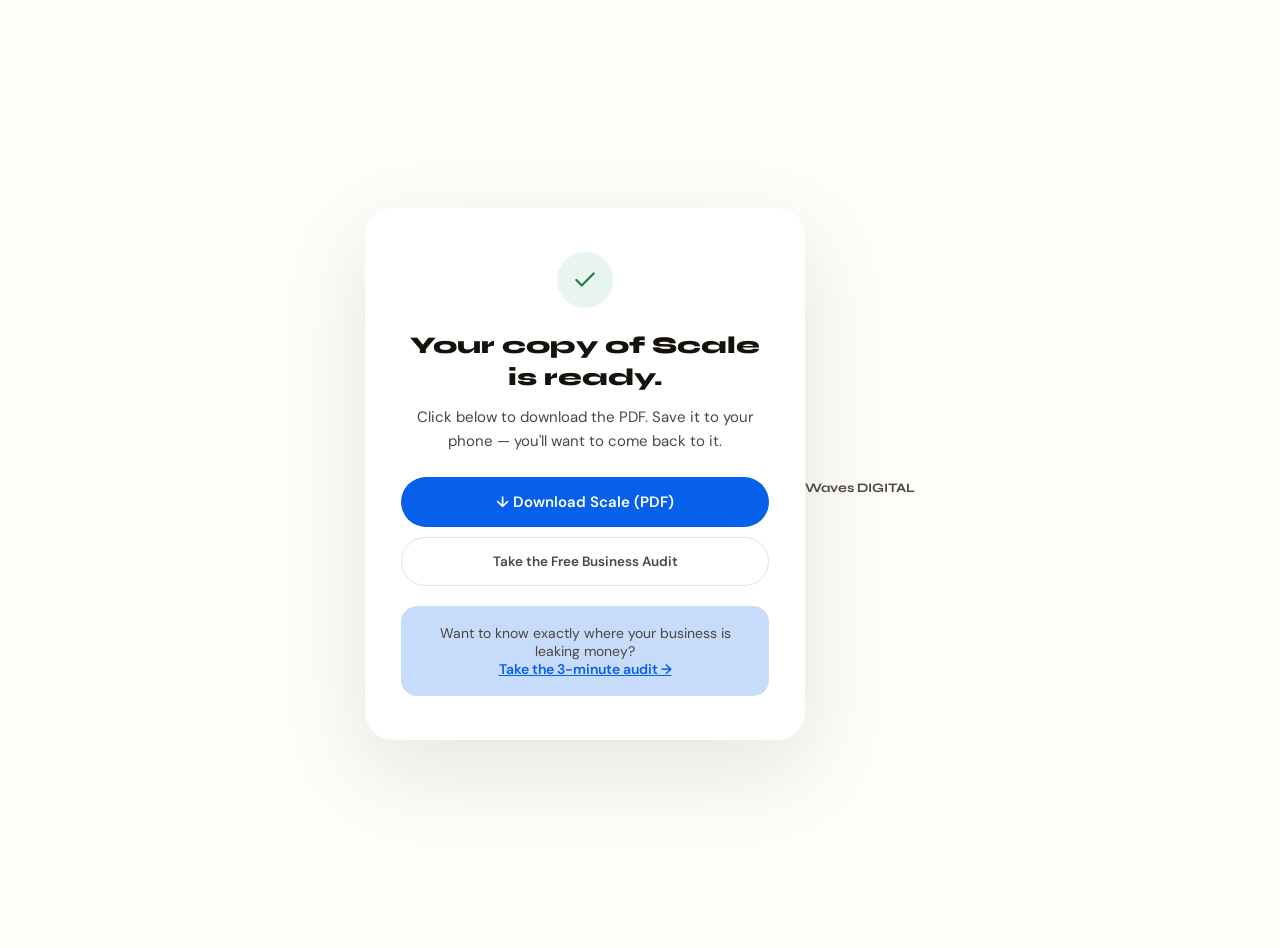
<file: scale-thank-you.html>
<!DOCTYPE html>
<html lang="en">
<head>
<meta charset="UTF-8">
<meta name="viewport" content="width=device-width, initial-scale=1.0">
<title>Thanks — Your Playbook Is Ready — Waves Digital</title>
<meta name="robots" content="noindex, nofollow">
<link rel="icon" type="image/png" href="/assets/favicon.png" sizes="96x96">
<link rel="icon" type="image/x-icon" href="/favicon.ico">
<link rel="preconnect" href="https://fonts.googleapis.com">
<link rel="preconnect" href="https://fonts.gstatic.com" crossorigin>
<link href="https://fonts.googleapis.com/css2?family=Syne:wght@700;800&family=DM+Sans:wght@400;500;600;700&display=swap" rel="stylesheet">
<style>
  :root{
    --bg:#FFFDF9; --ink:#15120D; --ink-soft:#4A4640;
    --b3:#0660EB; --b6:#C7DCFB; --line:#E8E1D3; --radius:28px;
  }
  *{box-sizing:border-box;}
  html,body{margin:0;min-height:100vh;background:var(--bg);color:var(--ink);
    font-family:'DM Sans',sans-serif;-webkit-font-smoothing:antialiased;
    display:flex;align-items:center;justify-content:center;padding:24px;}
  .card{max-width:440px;width:100%;background:#fff;border-radius:var(--radius);
    padding:44px 36px;box-shadow:0 30px 90px rgba(21,18,13,.10);text-align:center;}
  .icon{width:56px;height:56px;margin:0 auto 22px;border-radius:50%;background:#E8F5EE;
    display:flex;align-items:center;justify-content:center;color:#1E7A4C;}
  .icon svg{width:26px;height:26px;}
  h1{font-family:'Syne',sans-serif;font-weight:800;font-size:24px;line-height:1.3;margin:0 0 12px;}
  p{font-size:15px;line-height:1.6;color:var(--ink-soft);margin:0 0 24px;}
  .btn{display:block;width:100%;text-decoration:none;font-family:'DM Sans',sans-serif;
    font-weight:600;font-size:15px;border-radius:999px;padding:15px;cursor:pointer;border:none;}
  .btn-primary{background:var(--b3);color:#fff;margin-bottom:10px;}
  .btn-ghost{background:transparent;color:var(--ink-soft);font-size:13.5px;
    border:1.5px solid var(--line);}
  .brand{font-family:'Syne',sans-serif;font-weight:700;font-size:13px;
    color:var(--ink-soft);margin-top:28px;}
  .brand span{color:var(--b3);}
  .audit-nudge{background:var(--b6);border-radius:16px;padding:18px 20px;margin-top:20px;font-size:14px;color:var(--ink-soft);}
  .audit-nudge a{color:var(--b3);font-weight:600;}
</style>
</head>
<body>
<div class="card">
  <div class="icon">
    <svg viewBox="0 0 24 24" fill="none" stroke="currentColor" stroke-width="2" stroke-linecap="round" stroke-linejoin="round"><path d="M20 6L9 17l-5-5"/></svg>
  </div>
  <h1>Your copy of Scale is ready.</h1>
  <p>Click below to download the PDF. Save it to your phone — you'll want to come back to it.</p>

  <a class="btn btn-primary" href="assets/Scale.pdf" download="Scale-WavesDigital.pdf">
    ↓ Download Scale (PDF)
  </a>

  <a class="btn btn-ghost" href="audit.html">Take the Free Business Audit</a>

  <div class="audit-nudge">
    Want to know exactly where your business is leaking money?<br>
    <a href="audit.html">Take the 3-minute audit →</a>
  </div>
</div>
<div style="text-align:center;"><div class="brand">Waves<span> </span>DIGITAL</div></div>
</body>
</html>
</file>
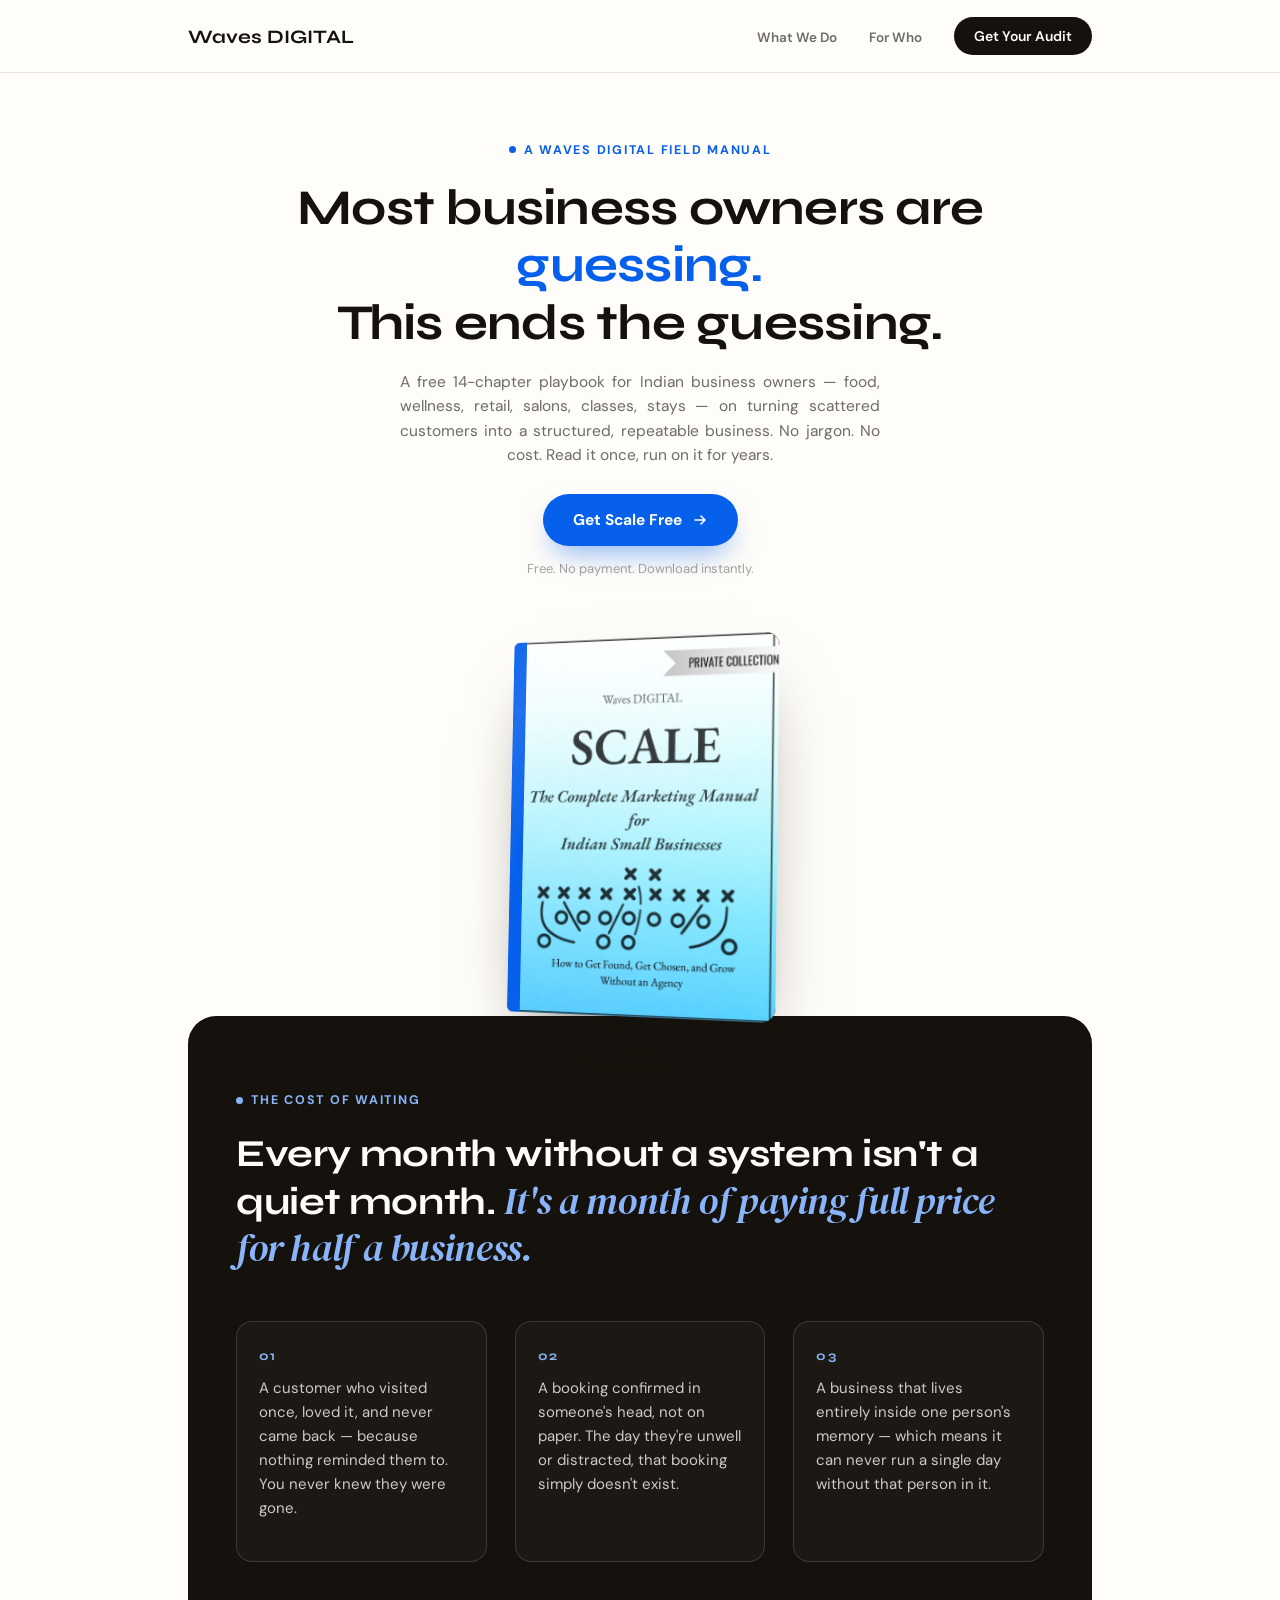
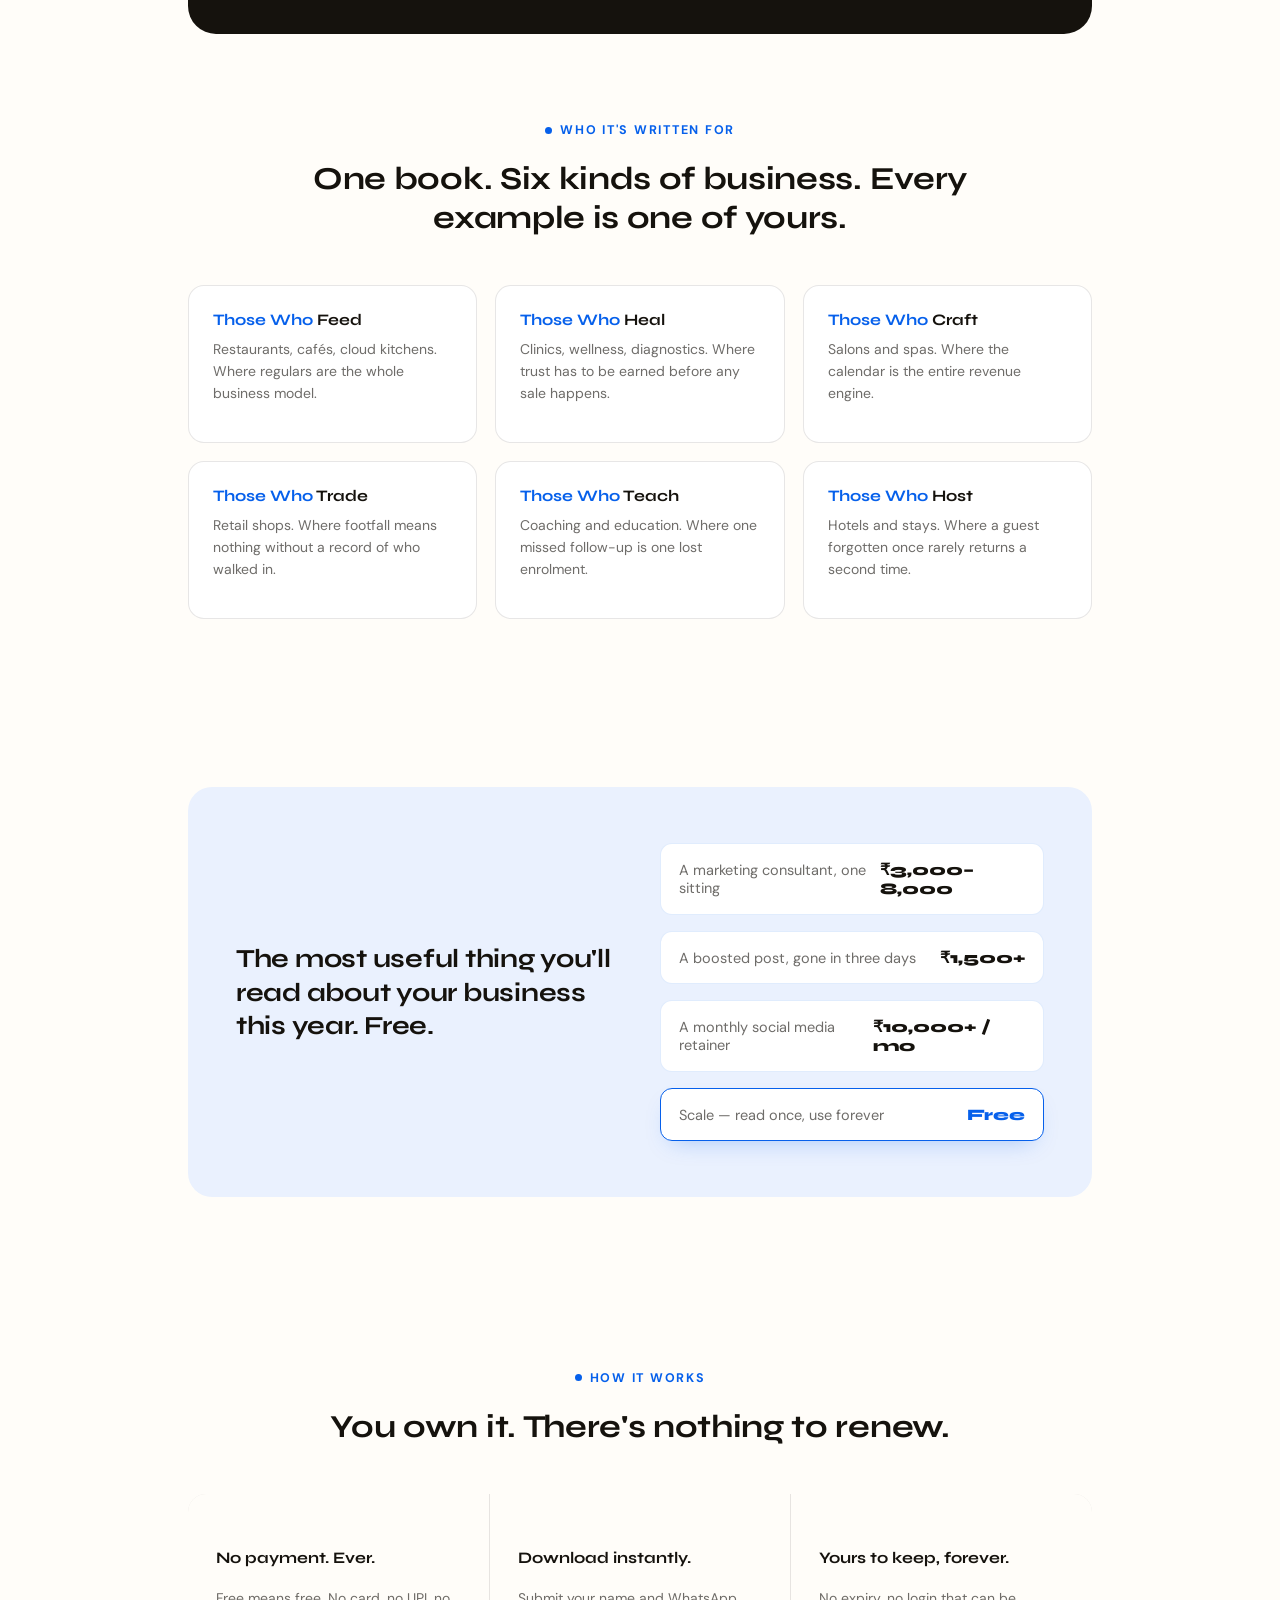
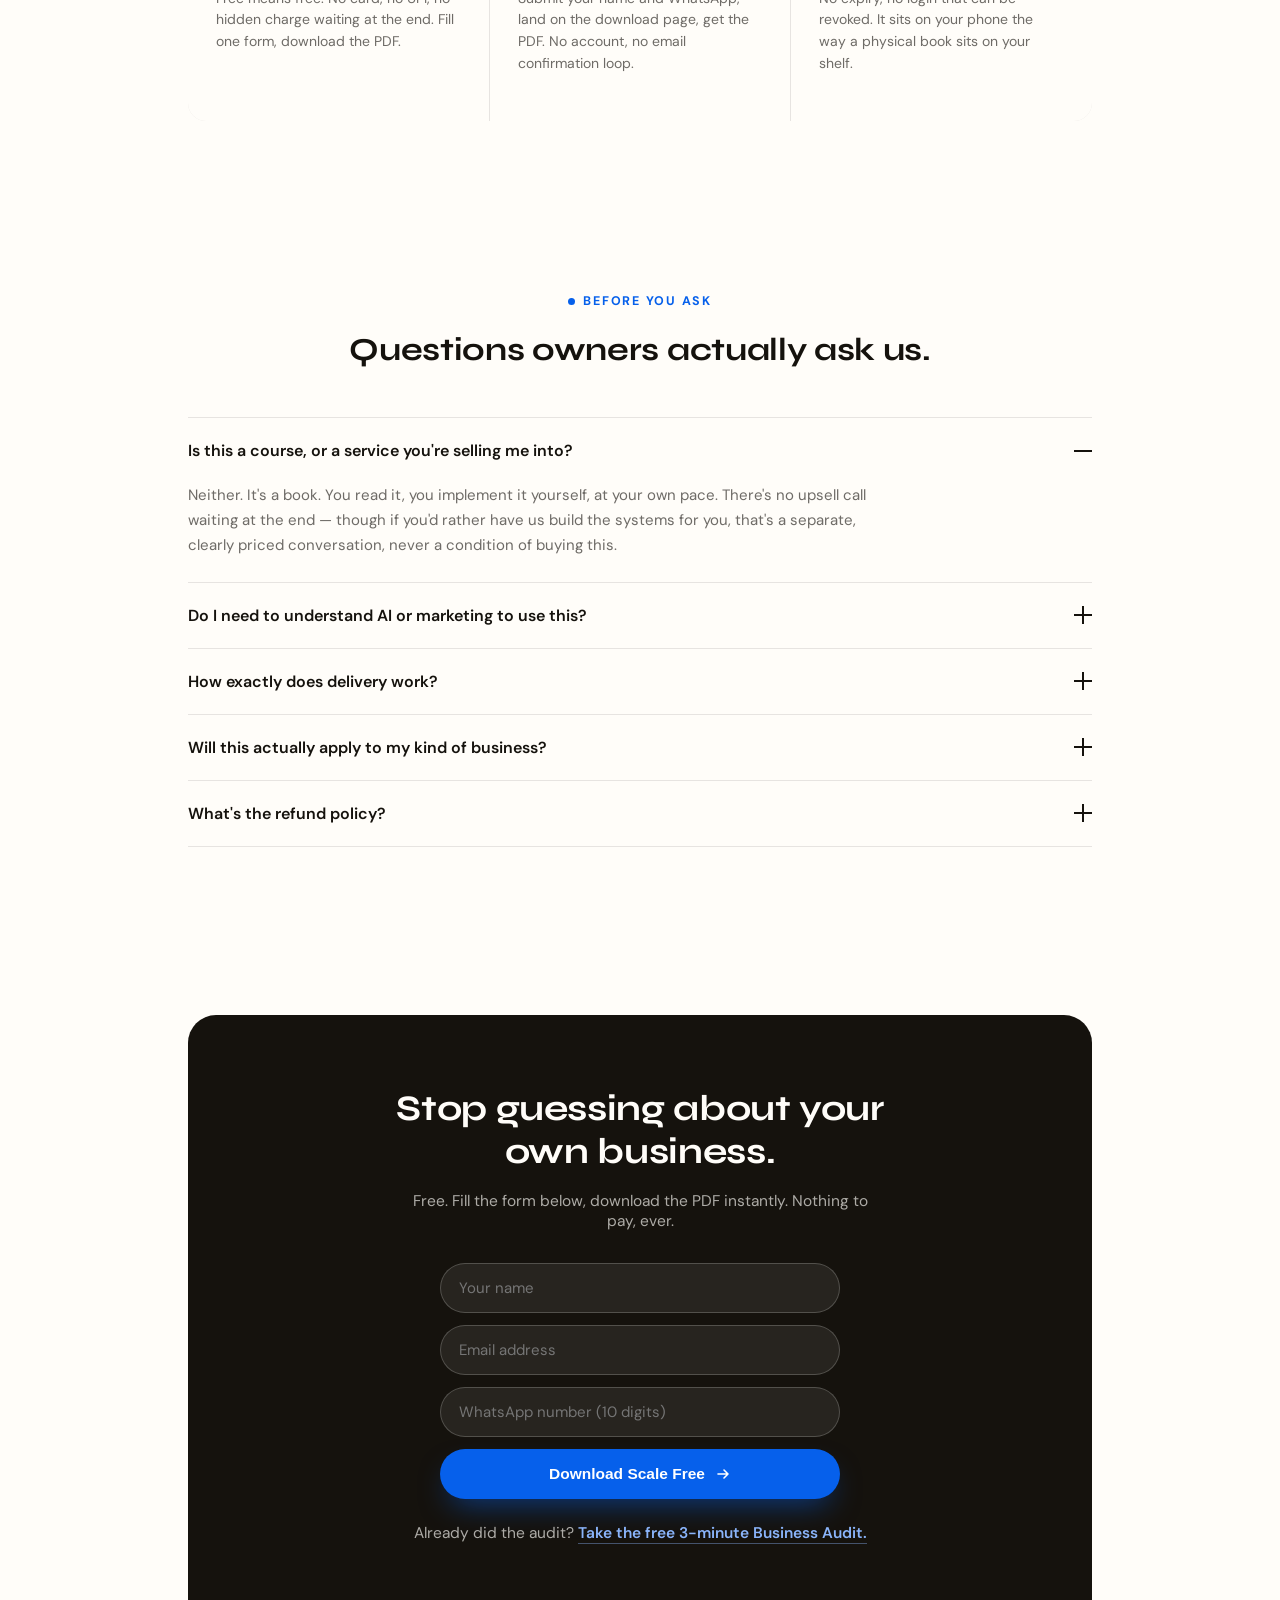
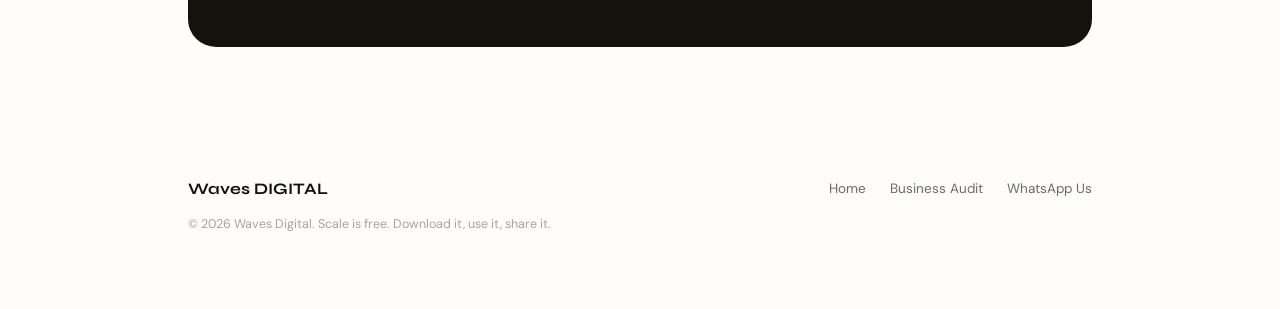
<file: scale.html>
<!DOCTYPE html>
<html lang="en">
<head>
<meta charset="UTF-8">
<meta name="viewport" content="width=device-width, initial-scale=1.0">
<title>The Scale Playbook | Waves Digital — Grow Your Business</title>
<meta name="description" content="A free, practical playbook for Indian SMB owners on the systems that separate businesses that scale from businesses that stall.">
<link rel="canonical" href="https://wavesdigital.in/scale.html">
<link rel="icon" type="image/png" href="/assets/favicon.png" sizes="96x96">
<link rel="icon" type="image/x-icon" href="/favicon.ico">
<link rel="apple-touch-icon" href="/assets/apple-touch-icon.png">
<meta property="og:type" content="website">
<meta property="og:url" content="https://wavesdigital.in/scale.html">
<meta property="og:title" content="The Scale Playbook | Waves Digital — Grow Your Business">
<meta property="og:description" content="A free, practical playbook on the systems that separate businesses that scale from businesses that stall.">
<meta property="og:image" content="https://wavesdigital.in/assets/og-scale.jpg">
<meta property="og:site_name" content="Waves Digital">
<meta property="og:locale" content="en_IN">
<meta name="twitter:card" content="summary_large_image">
<meta name="twitter:title" content="The Scale Playbook | Waves Digital — Grow Your Business">
<meta name="twitter:description" content="A free, practical playbook on the systems that separate businesses that scale from businesses that stall.">
<meta name="twitter:image" content="https://wavesdigital.in/assets/og-scale.jpg">
<link rel="preconnect" href="https://fonts.googleapis.com">
<link rel="preconnect" href="https://fonts.gstatic.com" crossorigin>
<link href="https://fonts.googleapis.com/css2?family=Syne:wght@500;600;700;800&family=DM+Sans:ital,wght@0,400;0,500;0,600;0,700;1,400&family=DM+Serif+Display:ital@0;1&display=swap" rel="stylesheet">
<style>
  :root{
    --bg:#FFFDF9;
    --ink:#15120D;
    --ink-soft:rgba(21,18,13,0.62);
    --ink-faint:rgba(21,18,13,0.38);
    --line:rgba(21,18,13,0.10);
    --blue-50:#EAF1FE;
    --blue-100:#CFE0FD;
    --blue-300:#8AB4FA;
    --blue-500:#2E7CF6;
    --blue-600:#0660EB;
    --blue-900:#042F73;
    --paper:#FFFFFF;
    --radius:18px;
    --max:960px;
    --ease-out-expo: cubic-bezier(0.16, 1, 0.3, 1);
    --ease-spring: cubic-bezier(0.34, 1.56, 0.64, 1);
    --dur-base: 280ms;
    --dur-slow: 480ms;
  }
  *{box-sizing:border-box;}
  html{scroll-behavior:smooth;}
  body{
    margin:0;
    background:var(--bg);
    color:var(--ink);
    font-family:'DM Sans',sans-serif;
    -webkit-font-smoothing:antialiased;
    overflow-x:hidden;
  }
  h1,h2,h3,.display{
    font-family:'Syne',sans-serif;
    letter-spacing:-0.01em;
    margin:0;
  }
  .serif{font-family:'DM Serif Display',serif; font-style:italic;}
  a{color:inherit;text-decoration:none;}
  .wrap{max-width:var(--max); margin:0 auto; padding:0 28px;}
  @media (max-width:640px){ .wrap{padding:0 20px;} }

  a:focus-visible, button:focus-visible, summary:focus-visible{
    outline:2px solid var(--blue-600);
    outline-offset:3px;
    border-radius:6px;
  }

  .nav{
    position:sticky; top:0; z-index:50;
    background:rgba(255,253,249,0.86);
    backdrop-filter:blur(10px);
    border-bottom:1px solid var(--line);
  }
  .nav .wrap{
    display:flex; align-items:center; justify-content:space-between;
    height:72px;
  }
  .logo{ font-family:'Syne',sans-serif; font-weight:700; font-size:19px; }
  .logo span{color:var(--blue-600);}
  .nav-cta{
    background:var(--ink); color:var(--bg);
    padding:10px 20px; border-radius:100px;
    font-weight:600; font-size:14px;
    text-decoration:none;
    transition:transform var(--dur-base) var(--ease-out-expo), background .25s ease;
    display:inline-block;
  }
  .nav-cta:hover{ background:var(--blue-600); transform:translateY(-1px); }
  .nav-cta:active{ transform:translateY(0) scale(0.96); transition-duration:100ms; }
  .nav-links{ display:flex; align-items:center; gap:32px; list-style:none; }
  .nav-links a:not(.nav-cta){ font-size:13.5px; font-weight:600; color:var(--ink-soft); text-decoration:none; transition:color .2s ease; }
  .nav-links a:not(.nav-cta):hover{ color:var(--blue-600); }
  @media (max-width:640px){ .nav-hide{ display:none; } }

  .hero{ padding:64px 0 46px; position:relative; }
  .hero-grid{
    max-width:760px; margin:0 auto; text-align:center;
  }

  .eyebrow{
    display:inline-flex; align-items:center; gap:8px;
    font-size:12.5px; letter-spacing:0.14em; text-transform:uppercase;
    color:var(--blue-600); font-weight:700; margin-bottom:22px;
  }
  .eyebrow::before{
    content:''; width:7px; height:7px; border-radius:50%;
    background:var(--blue-600); display:inline-block;
  }
  .hero h1{
    font-size:clamp(32px,4.8vw,50px); line-height:1.15; font-weight:700; letter-spacing:-0.015em;
  }
  .hero h1 .accent{ color:var(--blue-600); }
  .hero-sub{
    font-size:15.5px; line-height:1.58; color:var(--ink-soft);
    margin:18px auto 26px; max-width:480px; text-align:justify; text-align-last:center;
  }
  .price-row{ display:flex; align-items:center; gap:18px; flex-wrap:wrap; justify-content:center; }
  .price-tag{
    font-family:'Syne',sans-serif; font-weight:800; font-size:22px;
  }
  .price-tag .strike{
    font-size:15px; color:var(--ink-faint); font-weight:500;
    text-decoration:line-through; margin-right:8px;
  }
  .btn-primary{
    background:var(--blue-600); color:#fff;
    padding:16px 30px; border-radius:100px; font-weight:700; font-size:15.5px;
    display:inline-flex; align-items:center; gap:10px;
    box-shadow:0 14px 30px -10px rgba(6,96,235,0.55);
    transition:transform var(--dur-base) var(--ease-out-expo), box-shadow .25s ease;
    border:none; cursor:pointer;
  }
  .btn-primary:hover{ transform:translateY(-2px); box-shadow:0 18px 36px -8px rgba(6,96,235,0.65); }
  .btn-primary:active{ transform:translateY(0) scale(0.97); transition-duration:100ms; }
  .btn-primary svg{ transition:transform var(--dur-base) var(--ease-out-expo); }
  .btn-primary:hover svg{ transform:translateX(3px); }
  .micro{ font-size:13px; color:var(--ink-faint); margin-top:14px; }

  .book-stage{ display:flex; justify-content:center; perspective:1400px; }
  .book{
    width:280px; height:380px; border-radius:6px 14px 14px 6px;
    background:linear-gradient(155deg,var(--ink) 0%, #221d14 100%);
    position:relative; box-shadow:0 40px 70px -30px rgba(21,18,13,0.55);
    transform:rotateY(-18deg) rotateX(3deg);
    transition:transform .6s ease;
    display:flex; flex-direction:column; justify-content:space-between;
    padding:34px 30px;
    overflow:hidden;
  }
  .book-stage:hover .book{ transform:rotateY(-8deg) rotateX(1deg); }
  .book::before{
    content:''; position:absolute; left:0; top:0; bottom:0; width:14px;
    background:var(--blue-600);
  }
  .book::after{
    content:''; position:absolute; top:-40%; left:-60%; width:60%; height:220%;
    background:linear-gradient(110deg, transparent 30%, rgba(255,255,255,0.10) 48%, transparent 66%);
    transform:rotate(8deg);
    transition:left 1s ease;
  }
  .book-stage:hover .book::after{ left:140%; }
  .book-eyebrow{ color:var(--blue-300); font-size:11px; letter-spacing:0.18em; text-transform:uppercase; font-weight:700; }
  .book-title{ font-family:'Syne',sans-serif; color:#fff; font-size:36px; font-weight:700; line-height:1.02; margin-top:10px; }
  .book-foot{ color:rgba(255,253,249,0.55); font-size:12.5px; }
  .book-foot strong{ color:rgba(255,253,249,0.85); display:block; font-size:13px; margin-bottom:3px; }

  section{ padding:84px 0; }
  .section-head{ max-width:680px; margin:0 auto 48px; text-align:center; }
  .section-head h2{ font-size:clamp(24px,3.2vw,32px); font-weight:700; line-height:1.2; letter-spacing:-0.01em; }
  .section-head p{ color:var(--ink-soft); font-size:17px; line-height:1.6; margin-top:16px; text-align:justify; text-align-last:center; }

  .problem{ background:var(--ink); color:var(--bg); border-radius:28px; margin:0 auto; max-width:var(--max); }
  .problem .wrap{ padding:0 0; }
  .problem-inner{ padding:72px 48px; }
  @media (max-width:640px){ .problem-inner{ padding:56px 26px; } }
  .problem .eyebrow{ color:var(--blue-300); }
  .problem .eyebrow::before{ background:var(--blue-300); }
  .problem h2{ font-size:clamp(26px,3.6vw,38px); font-weight:700; max-width:760px; line-height:1.25; }
  .problem h2 .serif{ color:var(--blue-300); font-weight:400; }
  .problem-grid{
    display:grid; grid-template-columns:repeat(3,1fr); gap:28px; margin-top:48px;
  }
  @media (max-width:780px){ .problem-grid{ grid-template-columns:1fr; } }
  .problem-card{
    border:1px solid rgba(255,253,249,0.14); border-radius:16px; padding:26px 22px;
    background:rgba(255,253,249,0.03);
  }
  .problem-card .num{ font-family:'Syne',sans-serif; color:var(--blue-300); font-weight:700; font-size:13px; letter-spacing:0.1em; }
  .problem-card p{ margin-top:12px; font-size:15px; line-height:1.6; color:rgba(255,253,249,0.78); }

  .parts{ display:flex; flex-direction:column; gap:36px; }
  .part{ border-top:1px solid var(--line); padding-top:28px; }
  .part-label{
    font-size:12.5px; letter-spacing:0.14em; text-transform:uppercase; color:var(--blue-600);
    font-weight:700; margin-bottom:18px;
  }
  .vert-grid{
    display:grid; grid-template-columns:repeat(3,1fr); gap:18px;
  }
  @media (max-width:880px){ .vert-grid{ grid-template-columns:repeat(2,1fr); } }
  @media (max-width:560px){ .vert-grid{ grid-template-columns:1fr; } }
  .vert-card{
    border:1px solid var(--line); border-radius:16px; padding:24px;
    background:var(--paper); transition:border-color .25s ease, transform var(--dur-base) var(--ease-out-expo);
  }
  .vert-card:hover{ border-color:var(--blue-300); transform:translateY(-3px); }
  .vert-card .vert-name{ font-family:'Syne',sans-serif; font-weight:700; font-size:16px; }
  .vert-card .vert-name .who{ color:var(--blue-600); }
  .vert-card p{ font-size:14px; color:var(--ink-soft); margin-top:10px; line-height:1.55; }

  .value{
    background:var(--blue-50); border-radius:24px; padding:56px 48px;
    display:grid; grid-template-columns:1fr 1fr; gap:40px; align-items:center;
  }
  @media (max-width:780px){ .value{ grid-template-columns:1fr; padding:40px 26px; } }
  .value h3{ font-size:clamp(20px,2.6vw,26px); font-weight:700; line-height:1.28; }
  .value-rows{ display:flex; flex-direction:column; gap:16px; }
  .value-row{
    display:flex; justify-content:space-between; align-items:center;
    padding:16px 18px; background:#fff; border-radius:12px; border:1px solid rgba(6,96,235,0.12);
  }
  .value-row.win{ border-color:var(--blue-600); box-shadow:0 10px 24px -12px rgba(6,96,235,0.35); }
  .value-row .label{ font-size:14.5px; color:var(--ink-soft); }
  .value-row .amt{ font-family:'Syne',sans-serif; font-weight:800; font-size:16px; }
  .value-row.win .amt{ color:var(--blue-600); }

  .ownership{
    display:grid; grid-template-columns:repeat(3,1fr); gap:1px;
    background:var(--line); border-radius:18px; overflow:hidden;
  }
  @media (max-width:780px){ .ownership{ grid-template-columns:1fr; } }
  .own-item{ background:var(--bg); padding:32px 28px; }
  .own-item h4{ font-family:'Syne',sans-serif; font-size:16px; font-weight:700; }
  .own-item p{ font-size:14px; color:var(--ink-soft); margin-top:10px; line-height:1.55; }

  .faq-item{ border-top:1px solid var(--line); }
  .faq-item:last-child{ border-bottom:1px solid var(--line); }
  .faq-item summary{
    cursor:pointer; list-style:none; padding:22px 0;
    display:flex; justify-content:space-between; align-items:center; gap:20px;
    font-weight:600; font-size:16px;
  }
  .faq-item summary::-webkit-details-marker{ display:none; }
  .faq-plus{ position:relative; width:18px; height:18px; flex:0 0 auto; }
  .faq-plus::before,.faq-plus::after{
    content:''; position:absolute; background:var(--ink); transition:transform var(--dur-base) var(--ease-out-expo);
  }
  .faq-plus::before{ width:18px; height:2px; top:8px; left:0; }
  .faq-plus::after{ width:2px; height:18px; top:0; left:8px; }
  .faq-item[open] .faq-plus::after{ transform:rotate(90deg); opacity:0; }
  .faq-item .faq-body{ padding:0 0 24px; max-width:680px; color:var(--ink-soft); font-size:15px; line-height:1.65; animation:faqReveal .3s var(--ease-out-expo); }
  @keyframes faqReveal{ from{ opacity:0; transform:translateY(-6px); } to{ opacity:1; transform:translateY(0); } }

  .final-cta{
    background:var(--ink); border-radius:28px; padding:72px 48px; text-align:center;
    position:relative; overflow:hidden;
  }
  @media (max-width:640px){ .final-cta{ padding:52px 26px; } }
  .final-cta h2{ color:var(--bg); font-size:clamp(26px,3.6vw,36px); font-weight:700; max-width:560px; margin:0 auto; line-height:1.2; letter-spacing:-0.01em; }
  .final-cta p{ color:rgba(255,253,249,0.65); margin:18px auto 32px; max-width:480px; font-size:15.5px; }
  .cross-link{ margin-top:22px; font-size:13.5px; color:rgba(255,253,249,0.55); }
  .cross-link a{ color:var(--blue-300); font-weight:600; border-bottom:1px solid rgba(138,180,250,0.4); }

  footer{ padding:48px 0 64px; }
  .foot-row{ display:flex; justify-content:space-between; align-items:center; flex-wrap:wrap; gap:16px; }
  .foot-row .logo{ font-size:16px; }
  .foot-links{ display:flex; gap:24px; font-size:13.5px; color:var(--ink-soft); }
  .foot-links a:hover{ color:var(--blue-600); }
  .foot-fine{ font-size:12.5px; color:var(--ink-faint); margin-top:18px; }
</style>
</head>
<body>

<nav class="nav">
  <div class="wrap">
    <a href="index.html" class="logo">Waves<span> </span>DIGITAL</a>
    <ul class="nav-links">
      <li class="nav-hide"><a href="index.html#wedo">What We Do</a></li>
      <li class="nav-hide"><a href="index.html#forwho">For Who</a></li>
      <li><a class="nav-cta" href="audit.html">Get Your Audit</a></li>
    </ul>
  </div>
</nav>

<header class="hero">
  <div class="wrap hero-grid">
    <div>
      <div class="eyebrow">A Waves Digital Field Manual</div>
      <h1>Most business owners are <span class="accent">guessing.</span><br>This ends the guessing.</h1>
      <p class="hero-sub">A free 14-chapter playbook for Indian business owners — food, wellness, retail, salons, classes, stays — on turning scattered customers into a structured, repeatable business. No jargon. No cost. Read it once, run on it for years.</p>
      <div class="price-row">
        <a href="#get" class="btn-primary" id="heroCta">
          Get Scale Free
          <svg width="16" height="16" viewBox="0 0 16 16" fill="none"><path d="M3 8h10M9 4l4 4-4 4" stroke="#fff" stroke-width="1.6" stroke-linecap="round" stroke-linejoin="round"/></svg>
        </a>
      </div>
      <p class="micro">Free. No payment. Download instantly.</p>
    </div>
    
  </div>
</header>
<div class="book-stage">
  <div class="book" style="padding:0;">
    <img src="assets/scale-cover.jpg" alt="The Scale Playbook cover"
         style="width:100%;height:100%;object-fit:cover;border-radius:inherit;">
  </div>
</div>
<section class="problem-wrap wrap">
  <div class="problem">
    <div class="problem-inner">
      <div class="eyebrow">The Cost of Waiting</div>
      <h2>Every month without a system isn't a quiet month. <span class="serif">It's a month of paying full price for half a business.</span></h2>
      <div class="problem-grid">
        <div class="problem-card">
          <div class="num">01</div>
          <p>A customer who visited once, loved it, and never came back — because nothing reminded them to. You never knew they were gone.</p>
        </div>
        <div class="problem-card">
          <div class="num">02</div>
          <p>A booking confirmed in someone's head, not on paper. The day they're unwell or distracted, that booking simply doesn't exist.</p>
        </div>
        <div class="problem-card">
          <div class="num">03</div>
          <p>A business that lives entirely inside one person's memory — which means it can never run a single day without that person in it.</p>
        </div>
      </div>
    </div>
  </div>
</section>

<section>
  <div class="wrap">
    <div class="section-head">
      <div class="eyebrow">Who It's Written For</div>
      <h2>One book. Six kinds of business. Every example is one of yours.</h2>
    </div>
    <div class="vert-grid">
      <div class="vert-card"><div class="vert-name"><span class="who">Those Who</span> Feed</div><p>Restaurants, cafés, cloud kitchens. Where regulars are the whole business model.</p></div>
      <div class="vert-card"><div class="vert-name"><span class="who">Those Who</span> Heal</div><p>Clinics, wellness, diagnostics. Where trust has to be earned before any sale happens.</p></div>
      <div class="vert-card"><div class="vert-name"><span class="who">Those Who</span> Craft</div><p>Salons and spas. Where the calendar is the entire revenue engine.</p></div>
      <div class="vert-card"><div class="vert-name"><span class="who">Those Who</span> Trade</div><p>Retail shops. Where footfall means nothing without a record of who walked in.</p></div>
      <div class="vert-card"><div class="vert-name"><span class="who">Those Who</span> Teach</div><p>Coaching and education. Where one missed follow-up is one lost enrolment.</p></div>
      <div class="vert-card"><div class="vert-name"><span class="who">Those Who</span> Host</div><p>Hotels and stays. Where a guest forgotten once rarely returns a second time.</p></div>
    </div>
  </div>
</section>

<section>
  <div class="wrap">
    <div class="value">
      <h3>The most useful thing you'll read about your business this year. Free.</h3>
      <div class="value-rows">
        <div class="value-row"><span class="label">A marketing consultant, one sitting</span><span class="amt">₹3,000–8,000</span></div>
        <div class="value-row"><span class="label">A boosted post, gone in three days</span><span class="amt">₹1,500+</span></div>
        <div class="value-row"><span class="label">A monthly social media retainer</span><span class="amt">₹10,000+ / mo</span></div>
        <div class="value-row win"><span class="label">Scale — read once, use forever</span><span class="amt">Free</span></div>
      </div>
    </div>
  </div>
</section>

<section>
  <div class="wrap">
    <div class="section-head">
      <div class="eyebrow">How It Works</div>
      <h2>You own it. There's nothing to renew.</h2>
    </div>
    <div class="ownership">
      <div class="own-item">
        <h4>No payment. Ever.</h4>
        <p>Free means free. No card, no UPI, no hidden charge waiting at the end. Fill one form, download the PDF.</p>
      </div>
      <div class="own-item">
        <h4>Download instantly.</h4>
        <p>Submit your name and WhatsApp, land on the download page, get the PDF. No account, no email confirmation loop.</p>
      </div>
      <div class="own-item">
        <h4>Yours to keep, forever.</h4>
        <p>No expiry, no login that can be revoked. It sits on your phone the way a physical book sits on your shelf.</p>
      </div>
    </div>
  </div>
</section>

<section>
  <div class="wrap">
    <div class="section-head">
      <div class="eyebrow">Before You Ask</div>
      <h2>Questions owners actually ask us.</h2>
    </div>
    <div class="faq-list">
      <details class="faq-item" open>
        <summary>Is this a course, or a service you're selling me into?<span class="faq-plus"></span></summary>
        <div class="faq-body">Neither. It's a book. You read it, you implement it yourself, at your own pace. There's no upsell call waiting at the end — though if you'd rather have us build the systems for you, that's a separate, clearly priced conversation, never a condition of buying this.</div>
      </details>
      <details class="faq-item">
        <summary>Do I need to understand AI or marketing to use this?<span class="faq-plus"></span></summary>
        <div class="faq-body">No. It's written in plain Indian English for owners who run the floor, not the boardroom. Every technical idea is explained through a real business example before it's ever named.</div>
      </details>
      <details class="faq-item">
        <summary>How exactly does delivery work?<span class="faq-plus"></span></summary>
        <div class="faq-body">Fill in your name, email, and WhatsApp number. You're taken straight to a download page where the PDF is ready. No waiting, no confirmation email needed.</div>
      </details>
      <details class="faq-item">
        <summary>Will this actually apply to my kind of business?<span class="faq-plus"></span></summary>
        <div class="faq-body">The principles are written to work across food, wellness, salons, retail, coaching, and stays, with examples drawn from each. If you run a business that deals with repeat customers and bookings, it applies to you.</div>
      </details>
      <details class="faq-item">
        <summary>What's the refund policy?<span class="faq-plus"></span></summary>
        <div class="faq-body">It's free — there's nothing to refund. If the download link breaks or the file doesn't open, message us on WhatsApp and we'll send it directly.</div>
      </details>
    </div>
  </div>
</section>

<section id="get">
  <div class="wrap">
    <div class="final-cta">
      <h2>Stop guessing about your own business.</h2>
      <p>Free. Fill the form below, download the PDF instantly. Nothing to pay, ever.</p>

      <form id="scaleForm" style="max-width:400px;margin:0 auto 24px;display:flex;flex-direction:column;gap:12px;" onsubmit="submitScaleForm(event)">
        <input type="text" id="hp_field" name="hp_field" tabindex="-1" autocomplete="off" aria-label="Leave this field blank" style="position:absolute;left:-9999px;width:1px;height:1px;opacity:0;" aria-hidden="true">
        <input type="text" id="sf_name" placeholder="Your name" required
          style="padding:14px 18px;border-radius:100px;border:1.5px solid rgba(255,253,249,0.2);background:rgba(255,253,249,0.08);color:#fff;font-family:'DM Sans',sans-serif;font-size:15px;outline:none;width:100%;">
        <input type="email" id="sf_email" placeholder="Email address" required
          style="padding:14px 18px;border-radius:100px;border:1.5px solid rgba(255,253,249,0.2);background:rgba(255,253,249,0.08);color:#fff;font-family:'DM Sans',sans-serif;font-size:15px;outline:none;width:100%;">
        <input type="tel" id="sf_wa" placeholder="WhatsApp number (10 digits)" required pattern="[0-9]{10}"
          style="padding:14px 18px;border-radius:100px;border:1.5px solid rgba(255,253,249,0.2);background:rgba(255,253,249,0.08);color:#fff;font-family:'DM Sans',sans-serif;font-size:15px;outline:none;width:100%;">
        <button type="submit" class="btn-primary" id="sfBtn" style="justify-content:center;">
          Download Scale Free
          <svg width="16" height="16" viewBox="0 0 16 16" fill="none"><path d="M3 8h10M9 4l4 4-4 4" stroke="#fff" stroke-width="1.6" stroke-linecap="round" stroke-linejoin="round"/></svg>
        </button>
        <p id="sfError" style="color:#f87171;font-size:13px;display:none;margin:0;"></p>
      </form>

      <p class="cross-link">Already did the audit? <a href="audit.html">Take the free 3-minute Business Audit.</a></p>
    </div>
  </div>
</section>

<footer>
  <div class="wrap">
    <div class="foot-row">
      <a href="index.html" class="logo">Waves<span style="color:var(--blue-600)"> </span>DIGITAL</a>
      <div class="foot-links">
        <a href="index.html">Home</a>
        <a href="audit.html">Business Audit</a>
        <a href="https://wa.me/917654925271" target="_blank" rel="noopener">WhatsApp Us</a>
      </div>
    </div>
    <p class="foot-fine">© 2026 Waves Digital. Scale is free. Download it, use it, share it.</p>
  </div>
</footer>

<script>
const SUPABASE_URL = "https://ebfpwzxdysrsnvcwdfug.supabase.co";       // e.g. https://xyz.supabase.co
const SUPABASE_ANON_KEY = "eyJhbGciOiJIUzI1NiIsInR5cCI6IkpXVCJ9.eyJpc3MiOiJzdXBhYmFzZSIsInJlZiI6ImViZnB3enhkeXNyc252Y3dkZnVnIiwicm9sZSI6ImFub24iLCJpYXQiOjE3ODIxNjExMjIsImV4cCI6MjA5NzczNzEyMn0.trbOczJUHkrDx4C-TF3zOcsSaWDg5w9CxYvZaZkvprw";
const GOOGLE_SHEETS_URL = "https://script.google.com/macros/s/AKfycbz4QX4tDAxxSzPHcGSk-BypRsAv2WuSn1Twkurj_yn0EXhAU7oQrac6mmYhejYrLr8v/exec";

async function submitScaleForm(e){
  e.preventDefault();
  if (document.getElementById("hp_field").value.trim() !== "") {
  return; // bot detected, silently do nothing
}
  const btn = document.getElementById("sfBtn");
  const err = document.getElementById("sfError");
  const name = document.getElementById("sf_name").value.trim();
  const email = document.getElementById("sf_email").value.trim();
  const wa = document.getElementById("sf_wa").value.trim();

  btn.disabled = true;
  btn.textContent = "Saving...";
  err.style.display = "none";

  if (GOOGLE_SHEETS_URL && GOOGLE_SHEETS_URL.indexOf("PASTE_") !== 0) {
    fetch(GOOGLE_SHEETS_URL, {
      method: "POST",
      headers: { "Content-Type": "text/plain;charset=utf-8" },
      body: JSON.stringify({
        formType: "scale",
        timestamp: new Date().toISOString(),
        source: "scale",
        name, email, phone: wa
      })
    }).catch(()=>{ });
  }

  try {
    const res = await fetch(SUPABASE_URL + "/rest/v1/leads", {
      method: "POST",
      headers: {
        "Content-Type": "application/json",
        "apikey": SUPABASE_ANON_KEY,
        "Authorization": "Bearer " + SUPABASE_ANON_KEY,
        "Prefer": "return=minimal"
      },
      body: JSON.stringify({ name, email, whatsapp: wa, source: "scale" })
    });
    if (!res.ok) throw new Error("Save failed");
    window.location.href = "scale-thank-you.html";
  } catch(ex) {
    err.textContent = "Something went wrong. Try again or WhatsApp us.";
    err.style.display = "block";
    btn.disabled = false;
    btn.textContent = "Download Scale Free";
  }
}
</script>

</body>
</html>
</file>
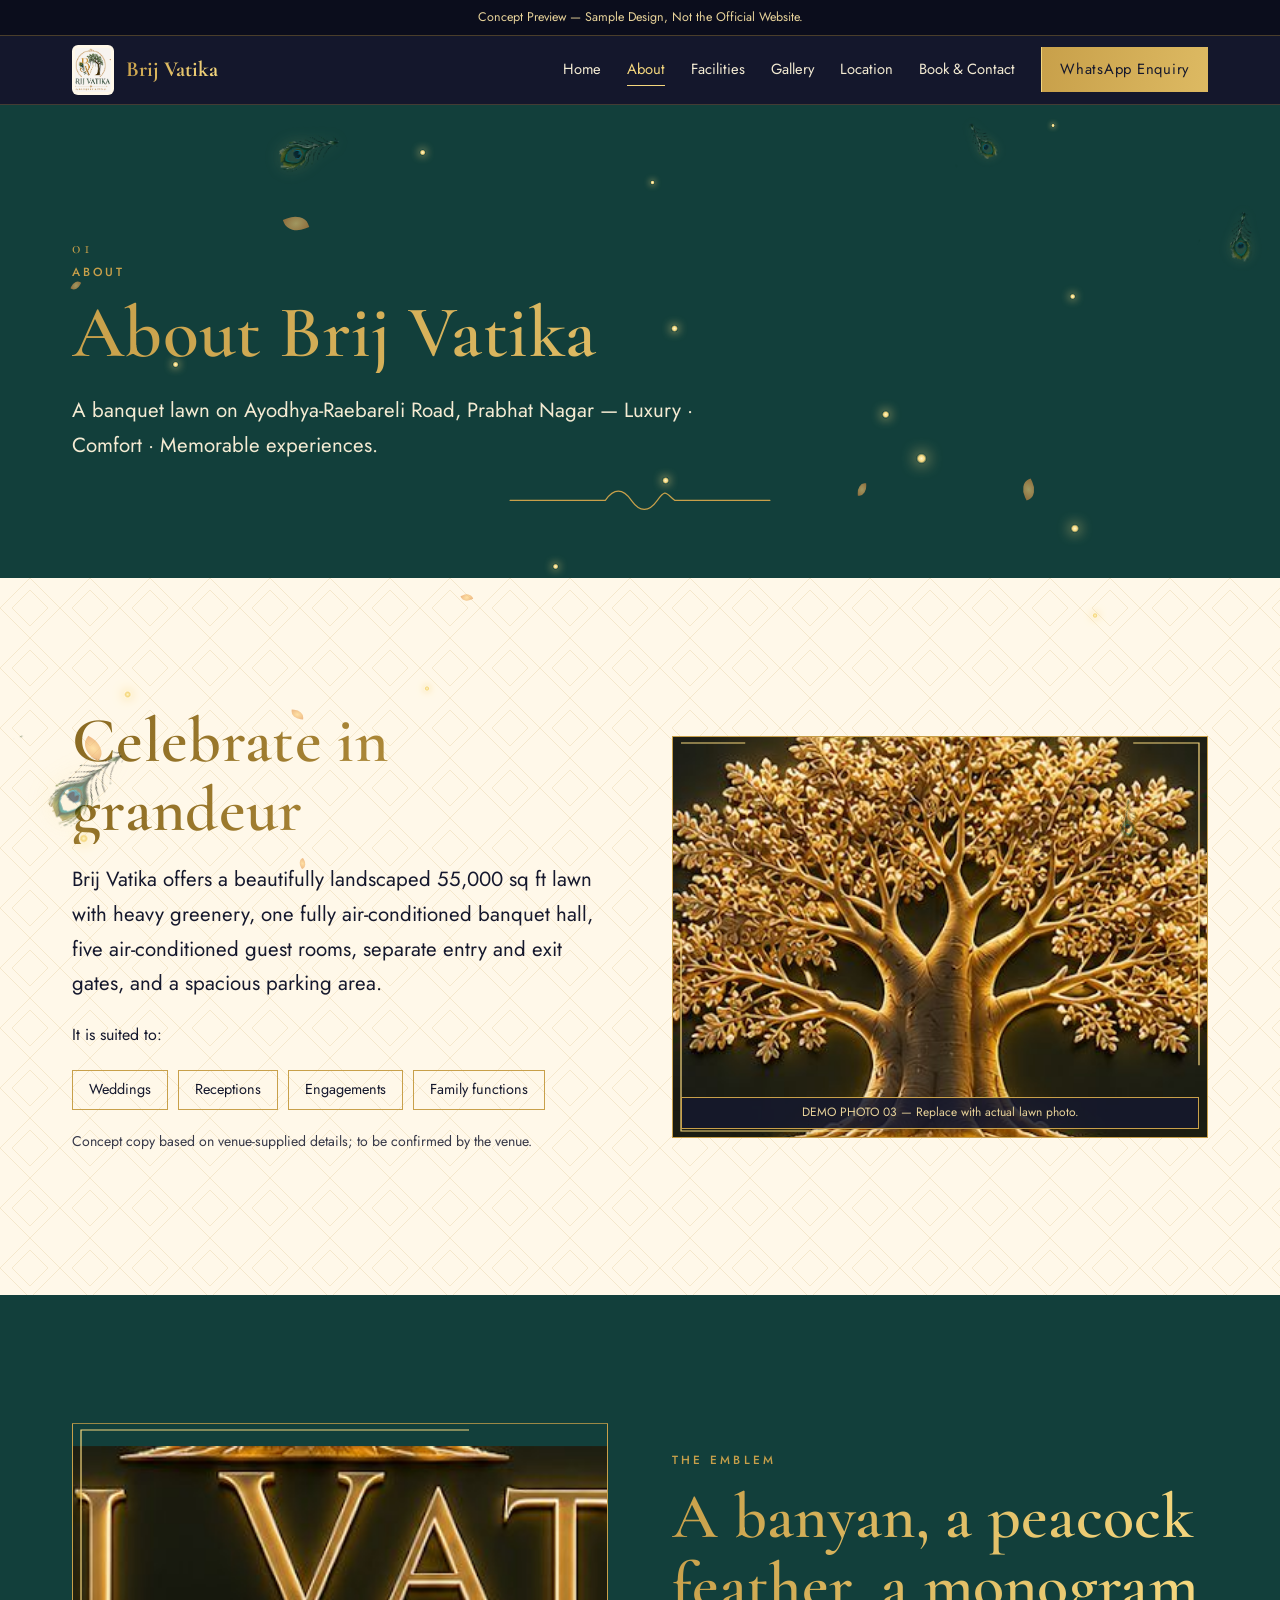
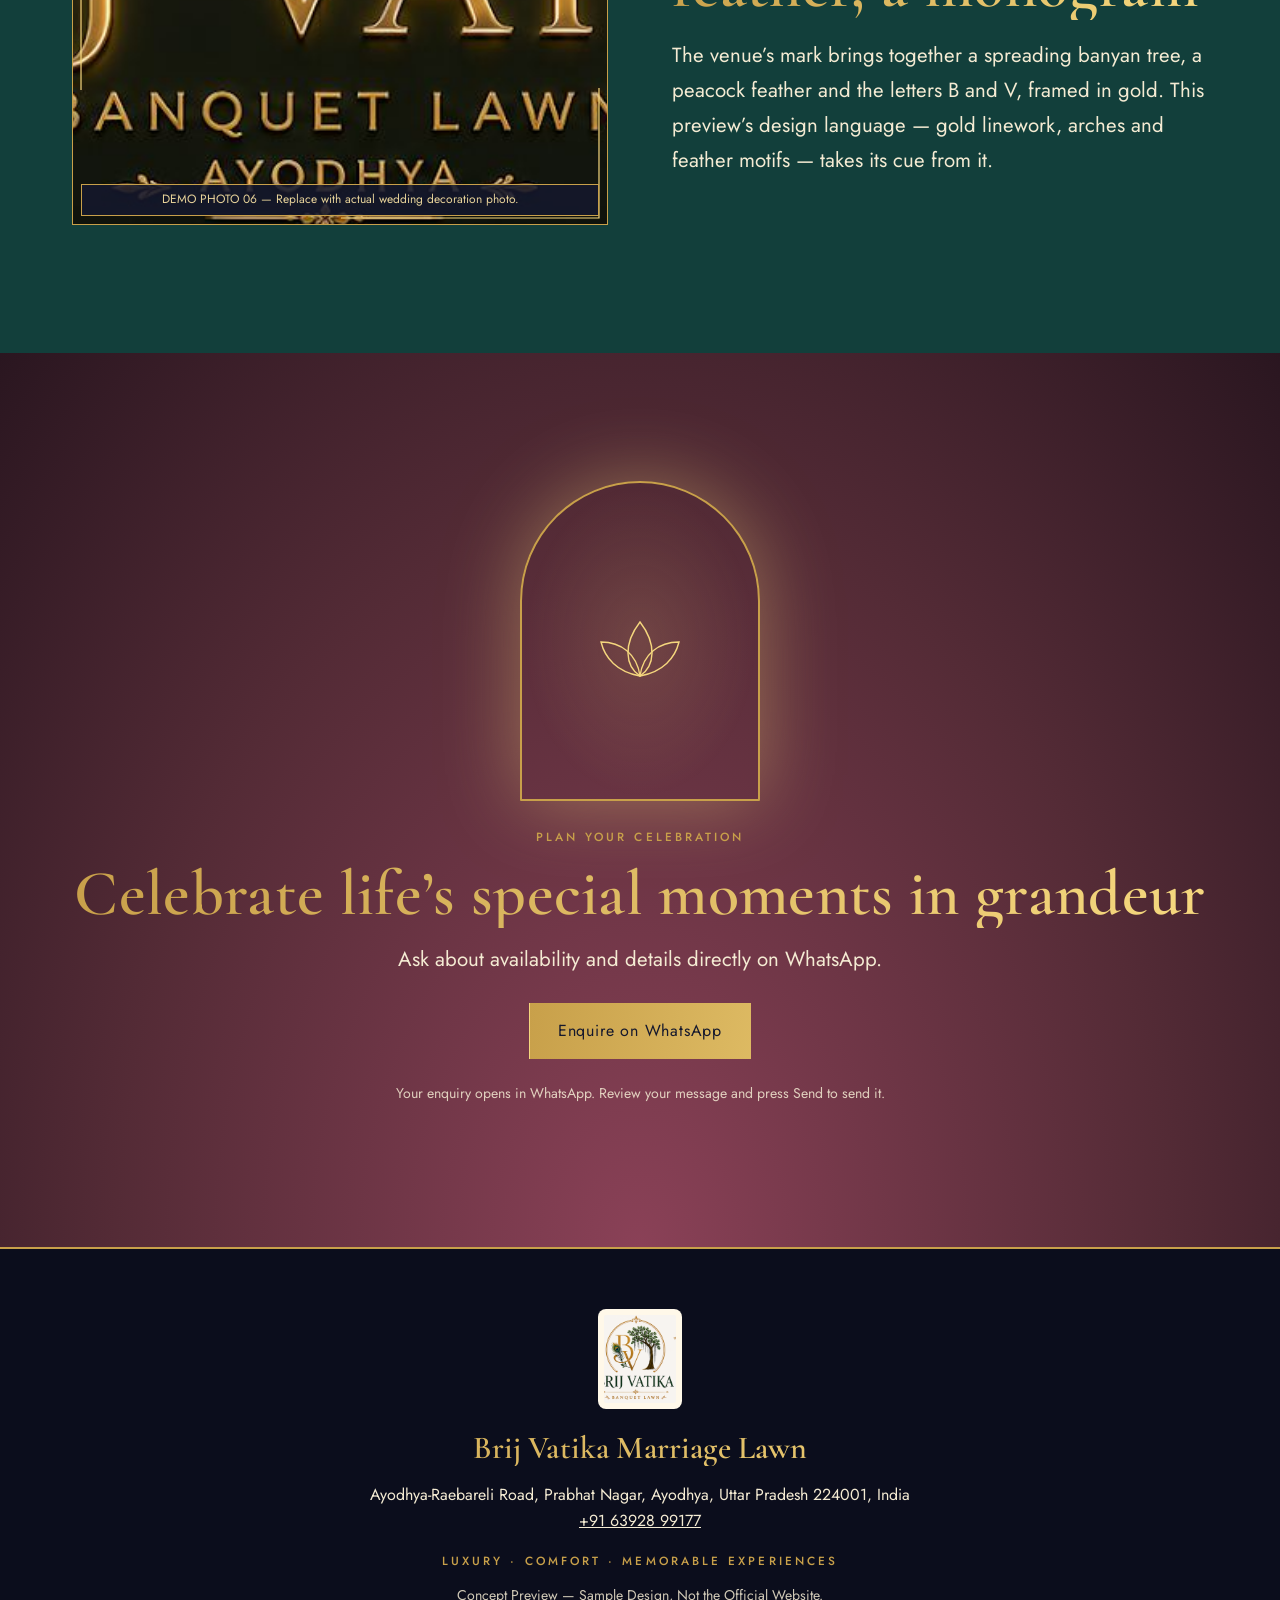
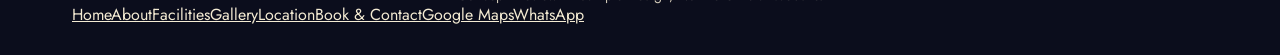
<file: brij-vatika-html/about.html>
<!DOCTYPE html><html lang="en"><head><meta charset="utf-8"><meta name="viewport" content="width=device-width, initial-scale=1, viewport-fit=cover"><title>About — Brij Vatika Marriage Lawn</title><meta name="description" content="About Brij Vatika Marriage Lawn, Prabhat Nagar, Ayodhya."><meta name="theme-color" content="#15182D">
<link rel="icon" href="images/logo.png"><link rel="preconnect" href="https://fonts.googleapis.com"><link rel="preconnect" href="https://fonts.gstatic.com" crossorigin>
<link href="https://fonts.googleapis.com/css2?family=Cormorant+Garamond:wght@500;600;700&family=Jost:wght@400;500&family=Playfair+Display:wght@600;700;800&family=Tiro+Devanagari+Hindi&display=swap" rel="stylesheet">
<link rel="stylesheet" href="css/style.css"><script type="application/ld+json">{"@context": "https://schema.org", "@type": "EventVenue", "name": "Brij Vatika Marriage Lawn", "telephone": "+916392899177", "hasMap": "https://maps.app.goo.gl/9vdpS7bmStXwUVpy6", "address": {"@type": "PostalAddress", "streetAddress": "Ayodhya-Raebareli Road, Prabhat Nagar", "addressLocality": "Ayodhya", "addressRegion": "Uttar Pradesh", "postalCode": "224001", "addressCountry": "IN"}}</script><noscript><style>.curtain{display:none}.rev,.slideL,.slideR,.zoom,.drop,.spin,.rise{opacity:1;transform:none}.wipe,.wipeUp,.circle{clip-path:none}.ln>span{transform:none}.fadein{opacity:1}</style></noscript></head><body>
<a class="skip" href="#main">Skip to content</a><div class="curtain" aria-hidden="true"><svg viewBox="0 0 100 60" width="120"><path d="M20 60V30a30 30 0 0160 0v30" fill="none" stroke="#15182D" stroke-width="1.5"/></svg></div>
<div class="notice">Concept Preview — Sample Design, Not the Official Website.</div><div class="progress" aria-hidden="true"></div>
<svg id="line" viewBox="0 0 30 1000" preserveAspectRatio="none" aria-hidden="true"><path pathLength="1" d="M15 0C35 80 -5 160 15 250S35 420 15 500 -5 680 15 760s20 140 0 240"/></svg>
<nav aria-label="Main"><div class="wrap bar"><a class="brand" href="index.html"><img src="images/logo.png" alt="Brij Vatika Banquet Lawn logo"><span class="gold">Brij Vatika</span></a><button id="mb" aria-label="Menu" aria-expanded="false">☰</button><div class="links" id="lk"><a href="index.html">Home</a><a href="about.html" class=act aria-current=page>About</a><a href="facilities.html">Facilities</a><a href="gallery.html">Gallery</a><a href="location.html">Location</a><a href="contact.html">Book & Contact</a><a class="btn p" href="https://wa.me/916392899177?text=Hello%2C+I+would+like+to+enquire+about+booking+Brij+Vatika+Marriage+Lawn+for+a+function.+Please+share+availability+and+details." target="_blank" rel="noopener">WhatsApp Enquiry</a></div></div></nav>
<main id="main"><section class="teal" style="padding-bottom:60px"><div class="wrap"><div class="num">01</div><p class="eyebrow">About</p><h1 class="gold" style="font-size:clamp(2.4rem,7vw,4.6rem)">About Brij Vatika</h1><p class=lead>A banquet lawn on Ayodhya-Raebareli Road, Prabhat Nagar — Luxury · Comfort · Memorable experiences.</p><div style="margin-top:20px"><svg class="dl " viewBox="0 0 300 40" width="260" aria-hidden="true"><path pathLength="1" d="M0 20H110M190 20H300M110 20c10-14 20-14 30 0s20 14 30 0 10-8 20 0" fill="none" stroke="#C8A04A" stroke-width="1.4" stroke-linecap="round"/></svg></div></div></section><section class="light"><div class="wrap split"><div data-r="slideL"><h2 class="gold">Celebrate in grandeur</h2><p class="lead" style="margin-top:18px">Brij Vatika offers a beautifully landscaped 55,000 sq ft lawn with heavy greenery, one fully air-conditioned banquet hall, five air-conditioned guest rooms, separate entry and exit gates, and a spacious parking area.</p><p>It is suited to:</p><div class="occ"><span class="occi">Weddings</span><span class="occi">Receptions</span><span class="occi">Engagements</span><span class="occi">Family functions</span></div><p class="fine" style="margin-top:20px">Concept copy based on venue-supplied details; to be confirmed by the venue.</p></div><div data-r="spin"><div class="ph "><img src="images/photo-03-tree-emblem.jpg" alt="Sample image: golden banyan tree emblem" loading="lazy" style="object-position:50% 50%"><svg class="pf" viewBox="0 0 100 100" preserveAspectRatio="none" aria-hidden="true"><rect class="pfr" x="1.5" y="1.5" width="97" height="97" pathLength="1" fill="none" stroke="#F5D77E" stroke-width="1.2" vector-effect="non-scaling-stroke"/></svg><div class="tag">DEMO PHOTO 03 — Replace with actual lawn photo.</div></div></div></div></section>
<section class="teal"><div class="wrap split"><div data-r="wipe"><div class="ph "><img src="images/photo-06-wordmark.jpg" alt="Sample image: golden Brij Vatika lettering" loading="lazy" style="object-position:50% 50%"><svg class="pf" viewBox="0 0 100 100" preserveAspectRatio="none" aria-hidden="true"><rect class="pfr" x="1.5" y="1.5" width="97" height="97" pathLength="1" fill="none" stroke="#F5D77E" stroke-width="1.2" vector-effect="non-scaling-stroke"/></svg><div class="tag">DEMO PHOTO 06 — Replace with actual wedding decoration photo.</div></div></div><div data-r="rev"><p class="eyebrow">The emblem</p><h2 class="gold">A banyan, a peacock feather, a monogram</h2><p class="lead" style="margin-top:18px">The venue’s mark brings together a spreading banyan tree, a peacock feather and the letters B and V, framed in gold. This preview’s design language — gold linework, arches and feather motifs — takes its cue from it.</p></div></div></section><section class="finale" data-r="rev"><div class="wrap"><div class="glow"><svg viewBox="0 0 90 90" width="90" aria-hidden="true"><g fill="none" stroke="#F5D77E" stroke-width="1.4"><path d="M45 80C30 70 28 48 45 26c17 22 15 44 0 54z"/><path d="M45 80C22 76 10 62 6 46c20 0 36 12 39 34z"/><path d="M45 80c23-4 35-18 39-34-20 0-36 12-39 34z"/></g></svg></div><div class="eyebrow">Plan your celebration</div><h2 class="gold">Celebrate life’s special moments in grandeur</h2><p class="lead mid">Ask about availability and details directly on WhatsApp.</p><a class="btn p" href="https://wa.me/916392899177?text=Hello%2C+I+would+like+to+enquire+about+booking+Brij+Vatika+Marriage+Lawn+for+a+function.+Please+share+availability+and+details." target="_blank" rel="noopener">Enquire on WhatsApp</a><p class="fine">Your enquiry opens in WhatsApp. Review your message and press Send to send it.</p></div></section></main>
<footer><div class="wrap"><img src="images/logo.png" alt="Brij Vatika Banquet Lawn logo"><h2 class="gold">Brij Vatika Marriage Lawn</h2><p>Ayodhya-Raebareli Road, Prabhat Nagar, Ayodhya, Uttar Pradesh 224001, India<br><a href="tel:+916392899177">+91 63928 99177</a></p><p class="eyebrow">Luxury · Comfort · Memorable experiences</p><div class="fl"><a href="index.html">Home</a><a href="about.html">About</a><a href="facilities.html">Facilities</a><a href="gallery.html">Gallery</a><a href="location.html">Location</a><a href="contact.html">Book & Contact</a><a href="https://maps.app.goo.gl/9vdpS7bmStXwUVpy6" target="_blank" rel="noopener">Google Maps</a><a href="https://wa.me/916392899177?text=Hello%2C+I+would+like+to+enquire+about+booking+Brij+Vatika+Marriage+Lawn+for+a+function.+Please+share+availability+and+details." target="_blank" rel="noopener">WhatsApp</a></div><p class="fine">Concept Preview — Sample Design, Not the Official Website.</p></div></footer>
<div class="mbar"><a href="tel:+916392899177">Call</a><a href="https://wa.me/916392899177?text=Hello%2C+I+would+like+to+enquire+about+booking+Brij+Vatika+Marriage+Lawn+for+a+function.+Please+share+availability+and+details." target="_blank" rel="noopener">WhatsApp</a></div>
<script src="js/motion.js"></script></body></html>
</file>
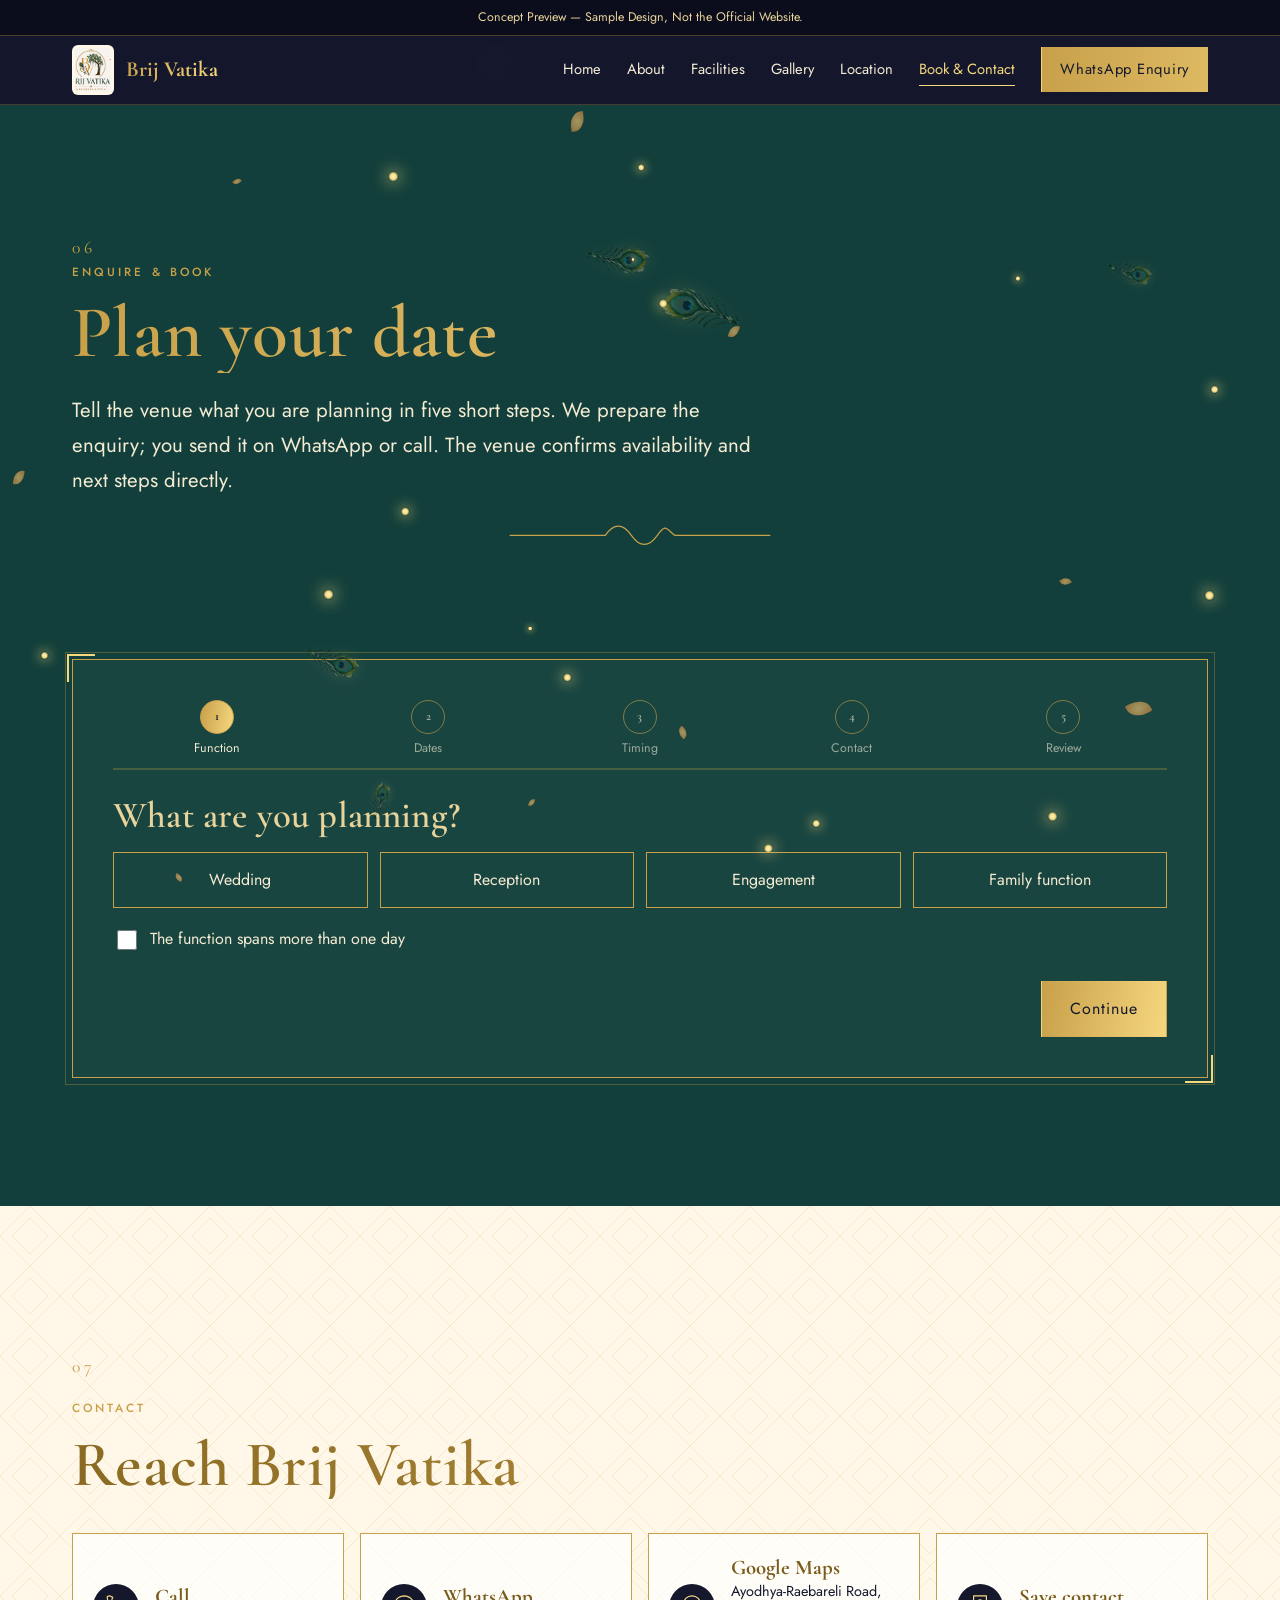
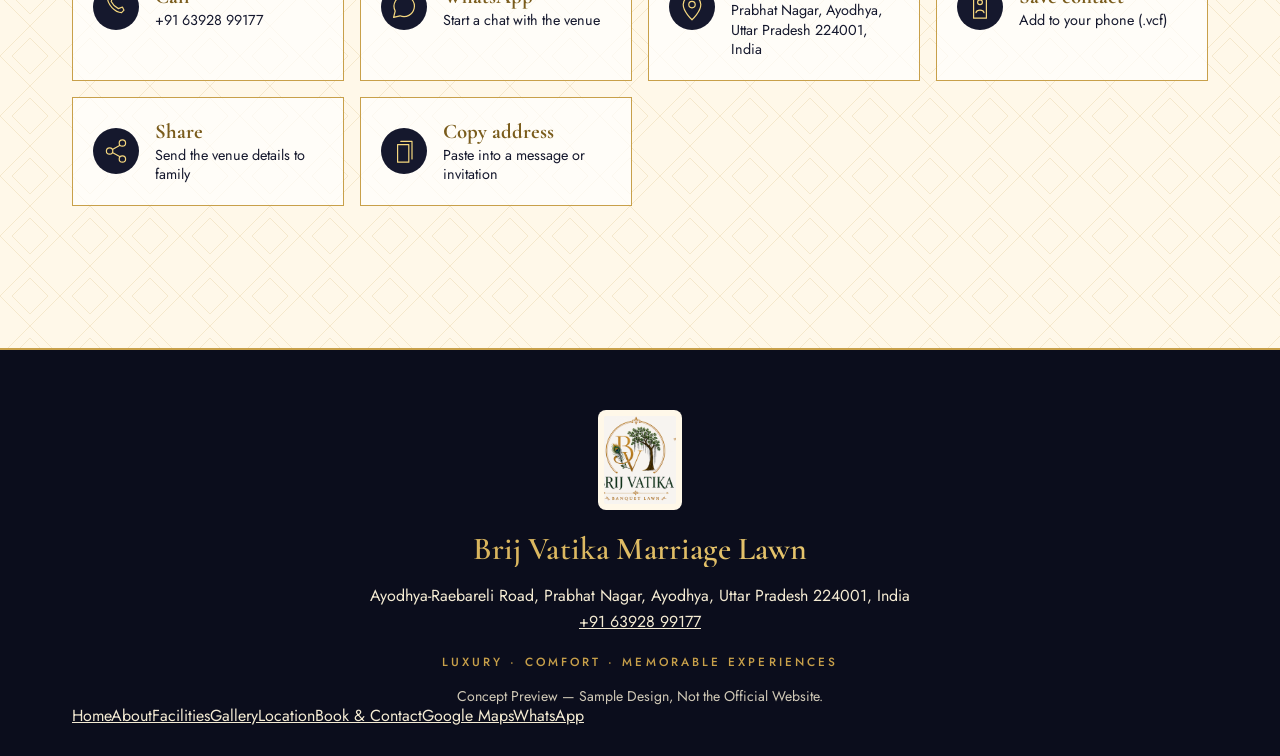
<file: brij-vatika-html/contact.html>
<!DOCTYPE html><html lang="en"><head><meta charset="utf-8"><meta name="viewport" content="width=device-width, initial-scale=1, viewport-fit=cover"><title>Enquire & Contact — Brij Vatika Marriage Lawn</title><meta name="description" content="Prepare an enquiry for Brij Vatika Marriage Lawn and contact the venue by call or WhatsApp."><meta name="theme-color" content="#15182D">
<link rel="icon" href="images/logo.png"><link rel="preconnect" href="https://fonts.googleapis.com"><link rel="preconnect" href="https://fonts.gstatic.com" crossorigin>
<link href="https://fonts.googleapis.com/css2?family=Cormorant+Garamond:wght@500;600;700&family=Jost:wght@400;500&family=Playfair+Display:wght@600;700;800&family=Tiro+Devanagari+Hindi&display=swap" rel="stylesheet">
<link rel="stylesheet" href="css/style.css"><script type="application/ld+json">{"@context": "https://schema.org", "@type": "EventVenue", "name": "Brij Vatika Marriage Lawn", "telephone": "+916392899177", "hasMap": "https://maps.app.goo.gl/9vdpS7bmStXwUVpy6", "address": {"@type": "PostalAddress", "streetAddress": "Ayodhya-Raebareli Road, Prabhat Nagar", "addressLocality": "Ayodhya", "addressRegion": "Uttar Pradesh", "postalCode": "224001", "addressCountry": "IN"}}</script><noscript><style>.curtain{display:none}.rev,.slideL,.slideR,.zoom,.drop,.spin,.rise{opacity:1;transform:none}.wipe,.wipeUp,.circle{clip-path:none}.ln>span{transform:none}.fadein{opacity:1}</style></noscript></head><body>
<a class="skip" href="#main">Skip to content</a><div class="curtain" aria-hidden="true"><svg viewBox="0 0 100 60" width="120"><path d="M20 60V30a30 30 0 0160 0v30" fill="none" stroke="#15182D" stroke-width="1.5"/></svg></div>
<div class="notice">Concept Preview — Sample Design, Not the Official Website.</div><div class="progress" aria-hidden="true"></div>
<svg id="line" viewBox="0 0 30 1000" preserveAspectRatio="none" aria-hidden="true"><path pathLength="1" d="M15 0C35 80 -5 160 15 250S35 420 15 500 -5 680 15 760s20 140 0 240"/></svg>
<nav aria-label="Main"><div class="wrap bar"><a class="brand" href="index.html"><img src="images/logo.png" alt="Brij Vatika Banquet Lawn logo"><span class="gold">Brij Vatika</span></a><button id="mb" aria-label="Menu" aria-expanded="false">☰</button><div class="links" id="lk"><a href="index.html">Home</a><a href="about.html">About</a><a href="facilities.html">Facilities</a><a href="gallery.html">Gallery</a><a href="location.html">Location</a><a href="contact.html" class=act aria-current=page>Book & Contact</a><a class="btn p" href="https://wa.me/916392899177?text=Hello%2C+I+would+like+to+enquire+about+booking+Brij+Vatika+Marriage+Lawn+for+a+function.+Please+share+availability+and+details." target="_blank" rel="noopener">WhatsApp Enquiry</a></div></div></nav>
<main id="main"><section class="teal" style="padding-bottom:60px"><div class="wrap"><div class="num">06</div><p class="eyebrow">Enquire & book</p><h1 class="gold" style="font-size:clamp(2.4rem,7vw,4.6rem)">Plan your date</h1><p class=lead>Tell the venue what you are planning in five short steps. We prepare the enquiry; you send it on WhatsApp or call. The venue confirms availability and next steps directly.</p><div style="margin-top:20px"><svg class="dl " viewBox="0 0 300 40" width="260" aria-hidden="true"><path pathLength="1" d="M0 20H110M190 20H300M110 20c10-14 20-14 30 0s20 14 30 0 10-8 20 0" fill="none" stroke="#C8A04A" stroke-width="1.4" stroke-linecap="round"/></svg></div></div></section><section class="teal" style="padding-top:10px"><div class="wrap"><div class="bk"><div class="bkprog"><ol id="bkst" class="steps" aria-label="Progress"></ol><div class="barwrap"><div id="bkbar"></div></div></div><div id="bkp" class="bkp"></div></div></div></section>
<section class="light"><div class="wrap"><p class="num">07</p><p class="eyebrow">Contact</p><h2 class="gold">Reach Brij Vatika</h2><ul class="clist">
<li><a href="tel:+916392899177"><svg viewBox="0 0 40 40" class="ci" aria-hidden="true"><path d="M12 6l4 2-2 5c2 4 5 7 9 9l5-2 2 4-3 3c-8 0-18-10-18-20z" fill="none" stroke="#F5D77E" stroke-width="1.5" stroke-linecap="round" stroke-linejoin="round"/></svg><span><b>Call</b>+91 63928 99177</span></a></li>
<li><a href="https://wa.me/916392899177?text=Hello%2C+I+would+like+to+enquire+about+booking+Brij+Vatika+Marriage+Lawn+for+a+function.+Please+share+availability+and+details." target="_blank" rel="noopener"><svg viewBox="0 0 40 40" class="ci" aria-hidden="true"><path d="M20 6a13 13 0 00-11 19l-2 8 8-2a13 13 0 105-25z" fill="none" stroke="#F5D77E" stroke-width="1.5" stroke-linecap="round" stroke-linejoin="round"/></svg><span><b>WhatsApp</b>Start a chat with the venue</span></a></li>
<li><a href="https://maps.app.goo.gl/9vdpS7bmStXwUVpy6" target="_blank" rel="noopener"><svg viewBox="0 0 40 40" class="ci" aria-hidden="true"><path d="M20 36s11-10 11-19a11 11 0 10-22 0c0 9 11 19 11 19zM20 21a4 4 0 100-8 4 4 0 000 8z" fill="none" stroke="#F5D77E" stroke-width="1.5" stroke-linecap="round" stroke-linejoin="round"/></svg><span><b>Google Maps</b>Ayodhya-Raebareli Road, Prabhat Nagar, Ayodhya, Uttar Pradesh 224001, India</span></a></li>
<li><button type="button" data-c="vcf"><svg viewBox="0 0 40 40" class="ci" aria-hidden="true"><path d="M12 6h16v28H12zM20 17a3 3 0 100-6 3 3 0 000 6zM15 27c1-4 9-4 10 0" fill="none" stroke="#F5D77E" stroke-width="1.5" stroke-linecap="round" stroke-linejoin="round"/></svg><span><b>Save contact</b>Add to your phone (.vcf)</span></button></li>
<li><button type="button" data-c="share"><svg viewBox="0 0 40 40" class="ci" aria-hidden="true"><path d="M28 14a4 4 0 100-8 4 4 0 000 8zM12 24a4 4 0 100-8 4 4 0 000 8zM28 34a4 4 0 100-8 4 4 0 000 8zM15.5 22l9 5M24.5 13l-9 5" fill="none" stroke="#F5D77E" stroke-width="1.5" stroke-linecap="round" stroke-linejoin="round"/></svg><span><b>Share</b>Send the venue details to family</span></button></li>
<li><button type="button" data-c="addr"><svg viewBox="0 0 40 40" class="ci" aria-hidden="true"><path d="M12 12h14v22H12zM16 8h14v22" fill="none" stroke="#F5D77E" stroke-width="1.5" stroke-linecap="round" stroke-linejoin="round"/></svg><span><b>Copy address</b>Paste into a message or invitation</span></button></li></ul><p class="fine" id="cmsg" aria-live="polite"></p></div></section></main>
<footer><div class="wrap"><img src="images/logo.png" alt="Brij Vatika Banquet Lawn logo"><h2 class="gold">Brij Vatika Marriage Lawn</h2><p>Ayodhya-Raebareli Road, Prabhat Nagar, Ayodhya, Uttar Pradesh 224001, India<br><a href="tel:+916392899177">+91 63928 99177</a></p><p class="eyebrow">Luxury · Comfort · Memorable experiences</p><div class="fl"><a href="index.html">Home</a><a href="about.html">About</a><a href="facilities.html">Facilities</a><a href="gallery.html">Gallery</a><a href="location.html">Location</a><a href="contact.html">Book & Contact</a><a href="https://maps.app.goo.gl/9vdpS7bmStXwUVpy6" target="_blank" rel="noopener">Google Maps</a><a href="https://wa.me/916392899177?text=Hello%2C+I+would+like+to+enquire+about+booking+Brij+Vatika+Marriage+Lawn+for+a+function.+Please+share+availability+and+details." target="_blank" rel="noopener">WhatsApp</a></div><p class="fine">Concept Preview — Sample Design, Not the Official Website.</p></div></footer>
<div class="mbar"><a href="tel:+916392899177">Call</a><a href="https://wa.me/916392899177?text=Hello%2C+I+would+like+to+enquire+about+booking+Brij+Vatika+Marriage+Lawn+for+a+function.+Please+share+availability+and+details." target="_blank" rel="noopener">WhatsApp</a></div>
<script src="js/engine.js"></script><script src="js/booking-ui.js"></script><script src="js/motion.js"></script></body></html>
</file>
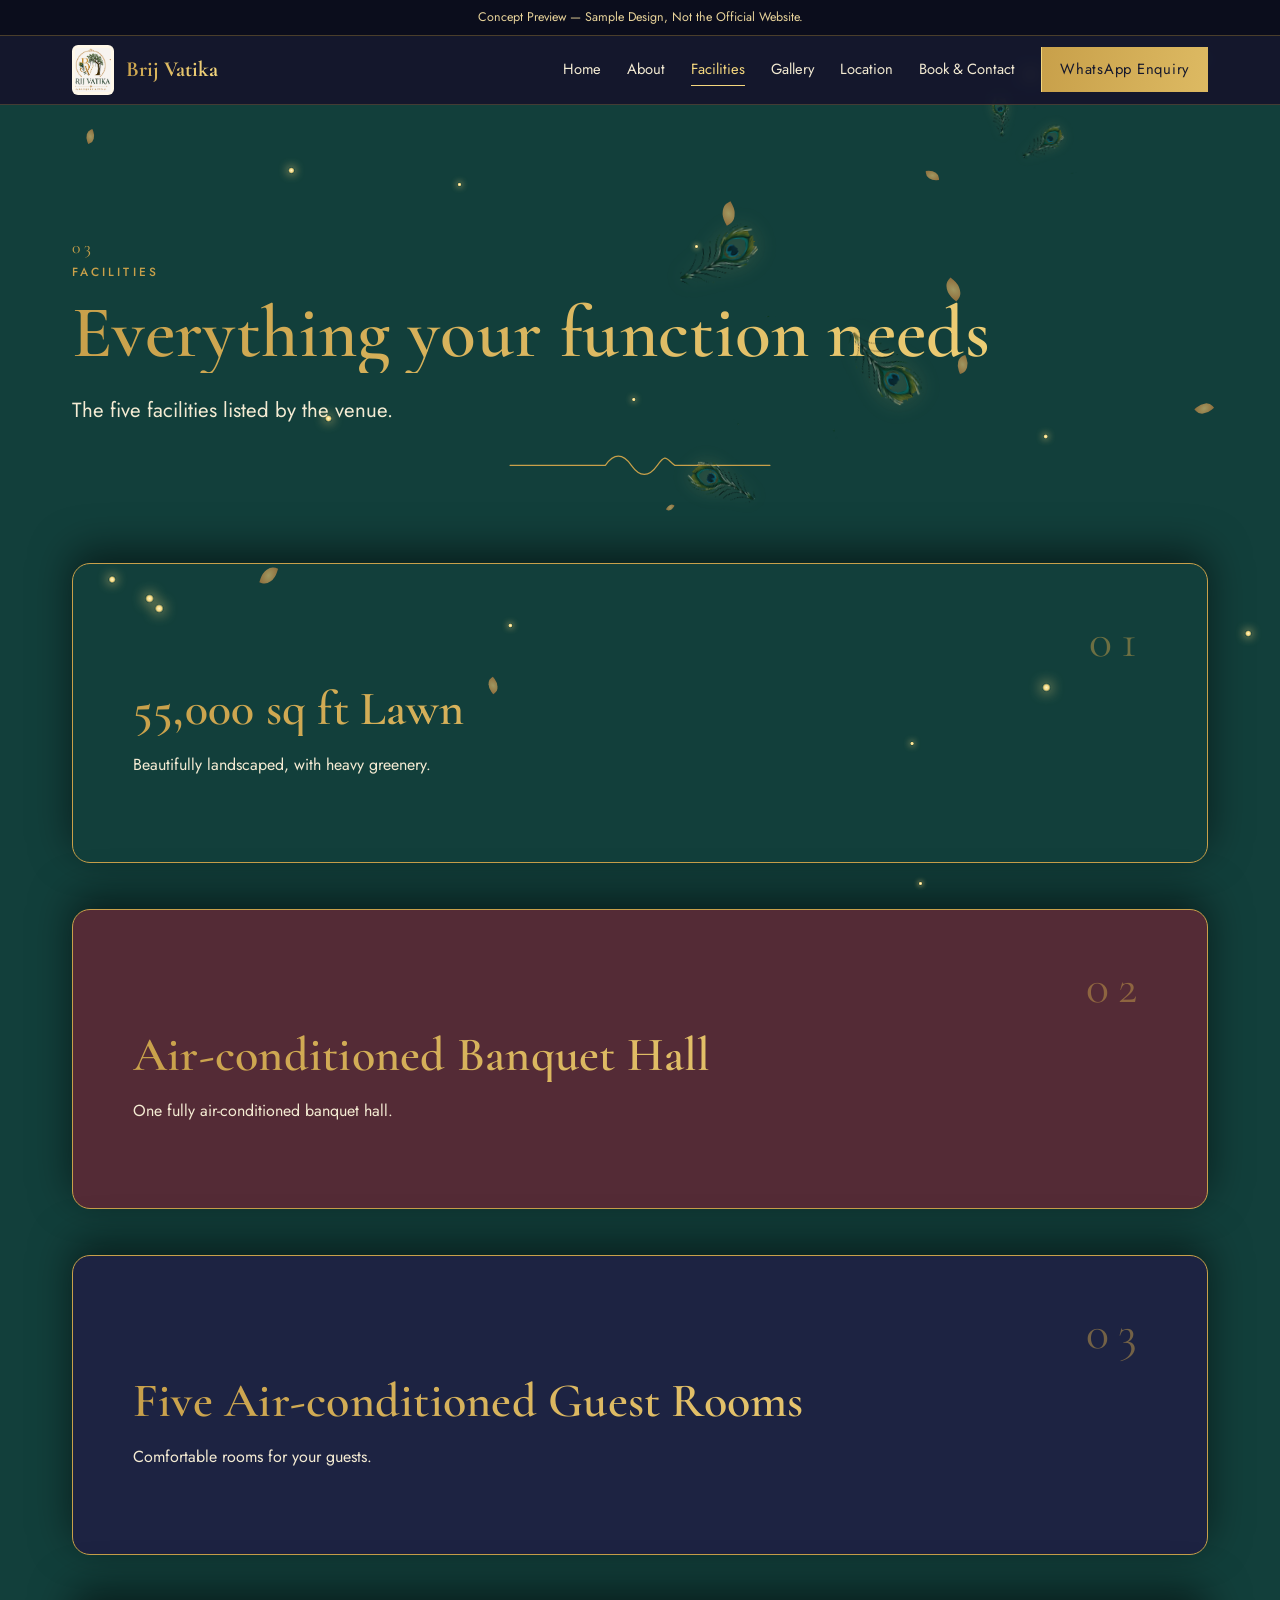
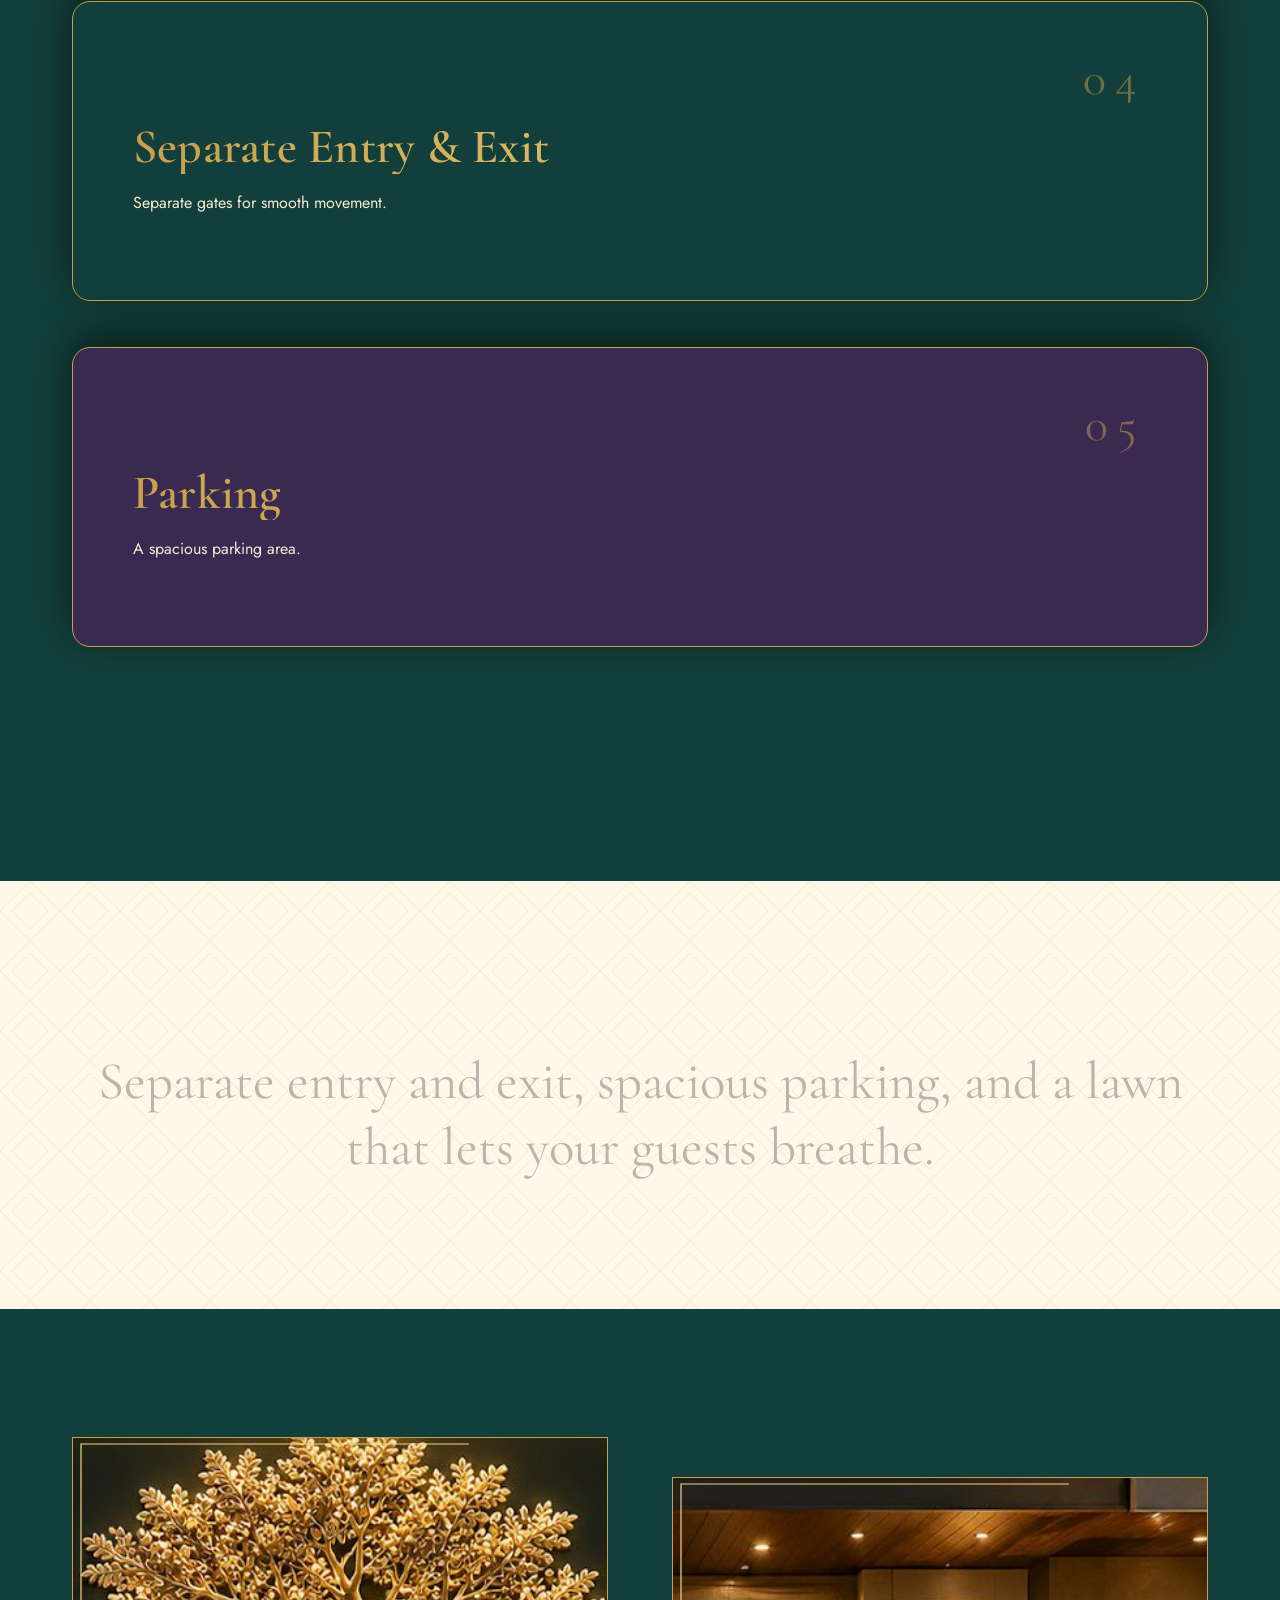
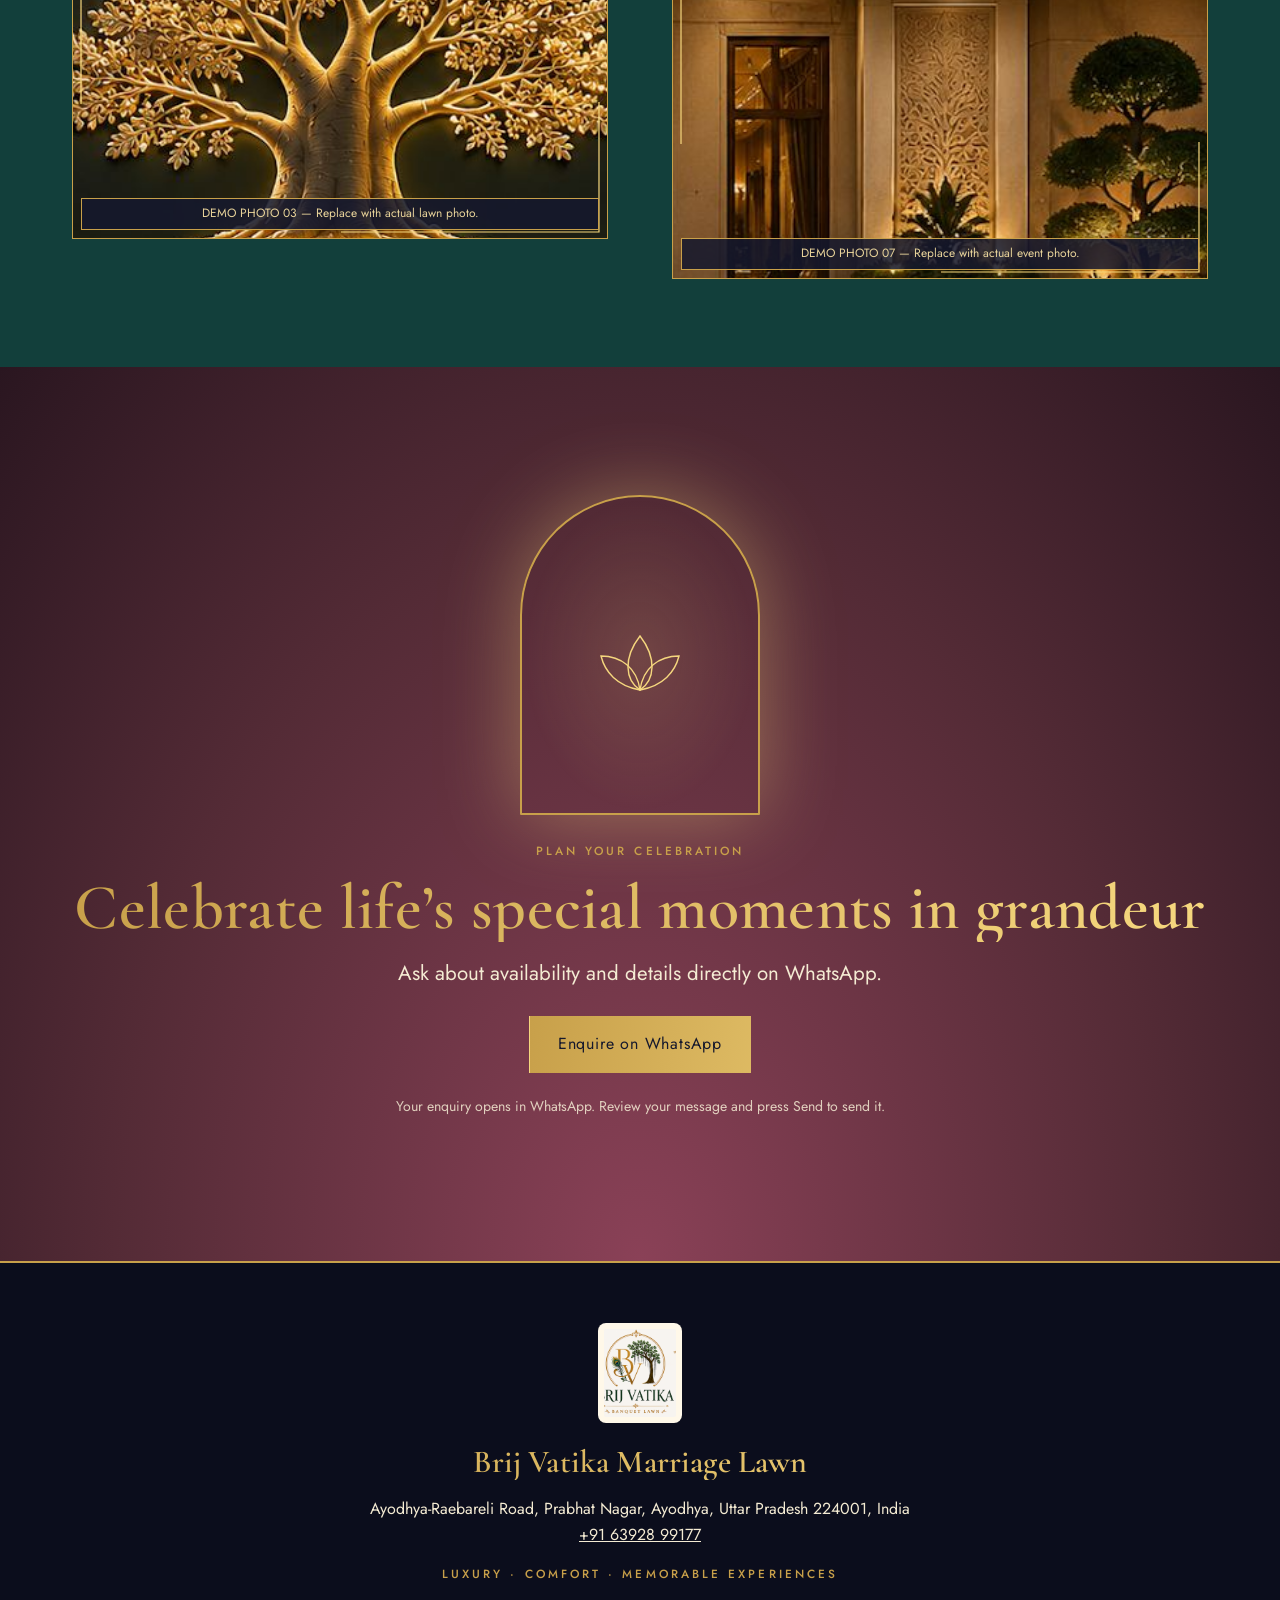
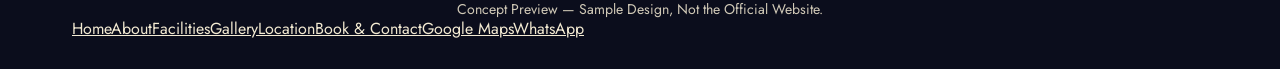
<file: brij-vatika-html/facilities.html>
<!DOCTYPE html><html lang="en"><head><meta charset="utf-8"><meta name="viewport" content="width=device-width, initial-scale=1, viewport-fit=cover"><title>Facilities — Brij Vatika Marriage Lawn</title><meta name="description" content="Facilities at Brij Vatika Marriage Lawn: 55,000 sq ft lawn, air-conditioned banquet hall, five guest rooms, separate entry and exit, parking."><meta name="theme-color" content="#15182D">
<link rel="icon" href="images/logo.png"><link rel="preconnect" href="https://fonts.googleapis.com"><link rel="preconnect" href="https://fonts.gstatic.com" crossorigin>
<link href="https://fonts.googleapis.com/css2?family=Cormorant+Garamond:wght@500;600;700&family=Jost:wght@400;500&family=Playfair+Display:wght@600;700;800&family=Tiro+Devanagari+Hindi&display=swap" rel="stylesheet">
<link rel="stylesheet" href="css/style.css"><script type="application/ld+json">{"@context": "https://schema.org", "@type": "EventVenue", "name": "Brij Vatika Marriage Lawn", "telephone": "+916392899177", "hasMap": "https://maps.app.goo.gl/9vdpS7bmStXwUVpy6", "address": {"@type": "PostalAddress", "streetAddress": "Ayodhya-Raebareli Road, Prabhat Nagar", "addressLocality": "Ayodhya", "addressRegion": "Uttar Pradesh", "postalCode": "224001", "addressCountry": "IN"}}</script><noscript><style>.curtain{display:none}.rev,.slideL,.slideR,.zoom,.drop,.spin,.rise{opacity:1;transform:none}.wipe,.wipeUp,.circle{clip-path:none}.ln>span{transform:none}.fadein{opacity:1}</style></noscript></head><body>
<a class="skip" href="#main">Skip to content</a><div class="curtain" aria-hidden="true"><svg viewBox="0 0 100 60" width="120"><path d="M20 60V30a30 30 0 0160 0v30" fill="none" stroke="#15182D" stroke-width="1.5"/></svg></div>
<div class="notice">Concept Preview — Sample Design, Not the Official Website.</div><div class="progress" aria-hidden="true"></div>
<svg id="line" viewBox="0 0 30 1000" preserveAspectRatio="none" aria-hidden="true"><path pathLength="1" d="M15 0C35 80 -5 160 15 250S35 420 15 500 -5 680 15 760s20 140 0 240"/></svg>
<nav aria-label="Main"><div class="wrap bar"><a class="brand" href="index.html"><img src="images/logo.png" alt="Brij Vatika Banquet Lawn logo"><span class="gold">Brij Vatika</span></a><button id="mb" aria-label="Menu" aria-expanded="false">☰</button><div class="links" id="lk"><a href="index.html">Home</a><a href="about.html">About</a><a href="facilities.html" class=act aria-current=page>Facilities</a><a href="gallery.html">Gallery</a><a href="location.html">Location</a><a href="contact.html">Book & Contact</a><a class="btn p" href="https://wa.me/916392899177?text=Hello%2C+I+would+like+to+enquire+about+booking+Brij+Vatika+Marriage+Lawn+for+a+function.+Please+share+availability+and+details." target="_blank" rel="noopener">WhatsApp Enquiry</a></div></div></nav>
<main id="main"><section class="teal" style="padding-bottom:60px"><div class="wrap"><div class="num">03</div><p class="eyebrow">Facilities</p><h1 class="gold" style="font-size:clamp(2.4rem,7vw,4.6rem)">Everything your function needs</h1><p class=lead>The five facilities listed by the venue.</p><div style="margin-top:20px"><svg class="dl " viewBox="0 0 300 40" width="260" aria-hidden="true"><path pathLength="1" d="M0 20H110M190 20H300M110 20c10-14 20-14 30 0s20 14 30 0 10-8 20 0" fill="none" stroke="#C8A04A" stroke-width="1.4" stroke-linecap="round"/></svg></div></div></section><section class="teal" style="padding-top:20px"><div class="wrap"><div class="stack"><article class="scard" style="top:90px;background:#123F3B"><svg viewBox="0 0 64 64" class="ico" aria-hidden="true"><path d="M6 50c8-6 14-6 26 0s20 6 26 0M10 40c8-5 14-5 22 0s16 5 22 0M32 8v14M24 16l8-8 8 8M20 28c4 4 20 4 24 0"/></svg><span class="num">01</span><h3 class="gold">55,000 sq ft Lawn</h3><p>Beautifully landscaped, with heavy greenery.</p></article><article class="scard" style="top:108px;background:#542B36"><svg viewBox="0 0 64 64" class="ico" aria-hidden="true"><path d="M8 54V24L32 8l24 16v30M8 54h48M20 54V34h24v20M32 22v6M26 14l6-4 6 4M26 40h12"/></svg><span class="num">02</span><h3 class="gold">Air-conditioned Banquet Hall</h3><p>One fully air-conditioned banquet hall.</p></article><article class="scard" style="top:126px;background:#1d2342"><svg viewBox="0 0 64 64" class="ico" aria-hidden="true"><path d="M6 46h52M6 46V30h52v16M10 30v-8h18v8M34 30v-8h20v8M6 54v-8M58 54v-8"/></svg><span class="num">03</span><h3 class="gold">Five Air-conditioned Guest Rooms</h3><p>Comfortable rooms for your guests.</p></article><article class="scard" style="top:144px;background:#123F3B"><svg viewBox="0 0 64 64" class="ico" aria-hidden="true"><path d="M6 50V16M30 50V16M34 50V16M58 50V16M6 16h24M34 16h24M14 32h8m-4-4 4 4-4 4M50 32h-8m4-4-4 4 4 4"/></svg><span class="num">04</span><h3 class="gold">Separate Entry & Exit</h3><p>Separate gates for smooth movement.</p></article><article class="scard" style="top:162px;background:#3a2a52"><svg viewBox="0 0 64 64" class="ico" aria-hidden="true"><path d="M26 46V18h10a8 8 0 010 16H26M8 8h48v48H8z"/></svg><span class="num">05</span><h3 class="gold">Parking</h3><p>A spacious parking area.</p></article></div></div></section>
<section class="light center"><div class="wrap"><svg class="dl " viewBox="0 0 300 40" width="300" aria-hidden="true"><path pathLength="1" d="M0 20H120M180 20H300M150 4c-12 8-14 20 0 30 14-10 12-22 0-30zM150 34c-18-2-28-10-32-18M150 34c18-2 28-10 32-18" fill="none" stroke="#C8A04A" stroke-width="1.4" stroke-linecap="round"/></svg><p class="wr" data-tone="light">Separate entry and exit, spacious parking, and a lawn that lets your guests breathe.</p></div></section>
<section class="teal"><div class="wrap split"><div data-r="wipeUp"><div class="ph "><img src="images/photo-03-tree-emblem.jpg" alt="Sample image: golden banyan tree emblem" loading="lazy" style="object-position:50% 50%"><svg class="pf" viewBox="0 0 100 100" preserveAspectRatio="none" aria-hidden="true"><rect class="pfr" x="1.5" y="1.5" width="97" height="97" pathLength="1" fill="none" stroke="#F5D77E" stroke-width="1.2" vector-effect="non-scaling-stroke"/></svg><div class="tag">DEMO PHOTO 03 — Replace with actual lawn photo.</div></div></div><div data-parallax="40"><div class="ph "><img src="images/photo-07-facade.jpg" alt="Sample image: facade detail at dusk" loading="lazy" style="object-position:50% 50%"><svg class="pf" viewBox="0 0 100 100" preserveAspectRatio="none" aria-hidden="true"><rect class="pfr" x="1.5" y="1.5" width="97" height="97" pathLength="1" fill="none" stroke="#F5D77E" stroke-width="1.2" vector-effect="non-scaling-stroke"/></svg><div class="tag">DEMO PHOTO 07 — Replace with actual event photo.</div></div></div></div></section><section class="finale" data-r="rev"><div class="wrap"><div class="glow"><svg viewBox="0 0 90 90" width="90" aria-hidden="true"><g fill="none" stroke="#F5D77E" stroke-width="1.4"><path d="M45 80C30 70 28 48 45 26c17 22 15 44 0 54z"/><path d="M45 80C22 76 10 62 6 46c20 0 36 12 39 34z"/><path d="M45 80c23-4 35-18 39-34-20 0-36 12-39 34z"/></g></svg></div><div class="eyebrow">Plan your celebration</div><h2 class="gold">Celebrate life’s special moments in grandeur</h2><p class="lead mid">Ask about availability and details directly on WhatsApp.</p><a class="btn p" href="https://wa.me/916392899177?text=Hello%2C+I+would+like+to+enquire+about+booking+Brij+Vatika+Marriage+Lawn+for+a+function.+Please+share+availability+and+details." target="_blank" rel="noopener">Enquire on WhatsApp</a><p class="fine">Your enquiry opens in WhatsApp. Review your message and press Send to send it.</p></div></section></main>
<footer><div class="wrap"><img src="images/logo.png" alt="Brij Vatika Banquet Lawn logo"><h2 class="gold">Brij Vatika Marriage Lawn</h2><p>Ayodhya-Raebareli Road, Prabhat Nagar, Ayodhya, Uttar Pradesh 224001, India<br><a href="tel:+916392899177">+91 63928 99177</a></p><p class="eyebrow">Luxury · Comfort · Memorable experiences</p><div class="fl"><a href="index.html">Home</a><a href="about.html">About</a><a href="facilities.html">Facilities</a><a href="gallery.html">Gallery</a><a href="location.html">Location</a><a href="contact.html">Book & Contact</a><a href="https://maps.app.goo.gl/9vdpS7bmStXwUVpy6" target="_blank" rel="noopener">Google Maps</a><a href="https://wa.me/916392899177?text=Hello%2C+I+would+like+to+enquire+about+booking+Brij+Vatika+Marriage+Lawn+for+a+function.+Please+share+availability+and+details." target="_blank" rel="noopener">WhatsApp</a></div><p class="fine">Concept Preview — Sample Design, Not the Official Website.</p></div></footer>
<div class="mbar"><a href="tel:+916392899177">Call</a><a href="https://wa.me/916392899177?text=Hello%2C+I+would+like+to+enquire+about+booking+Brij+Vatika+Marriage+Lawn+for+a+function.+Please+share+availability+and+details." target="_blank" rel="noopener">WhatsApp</a></div>
<script src="js/motion.js"></script></body></html>
</file>
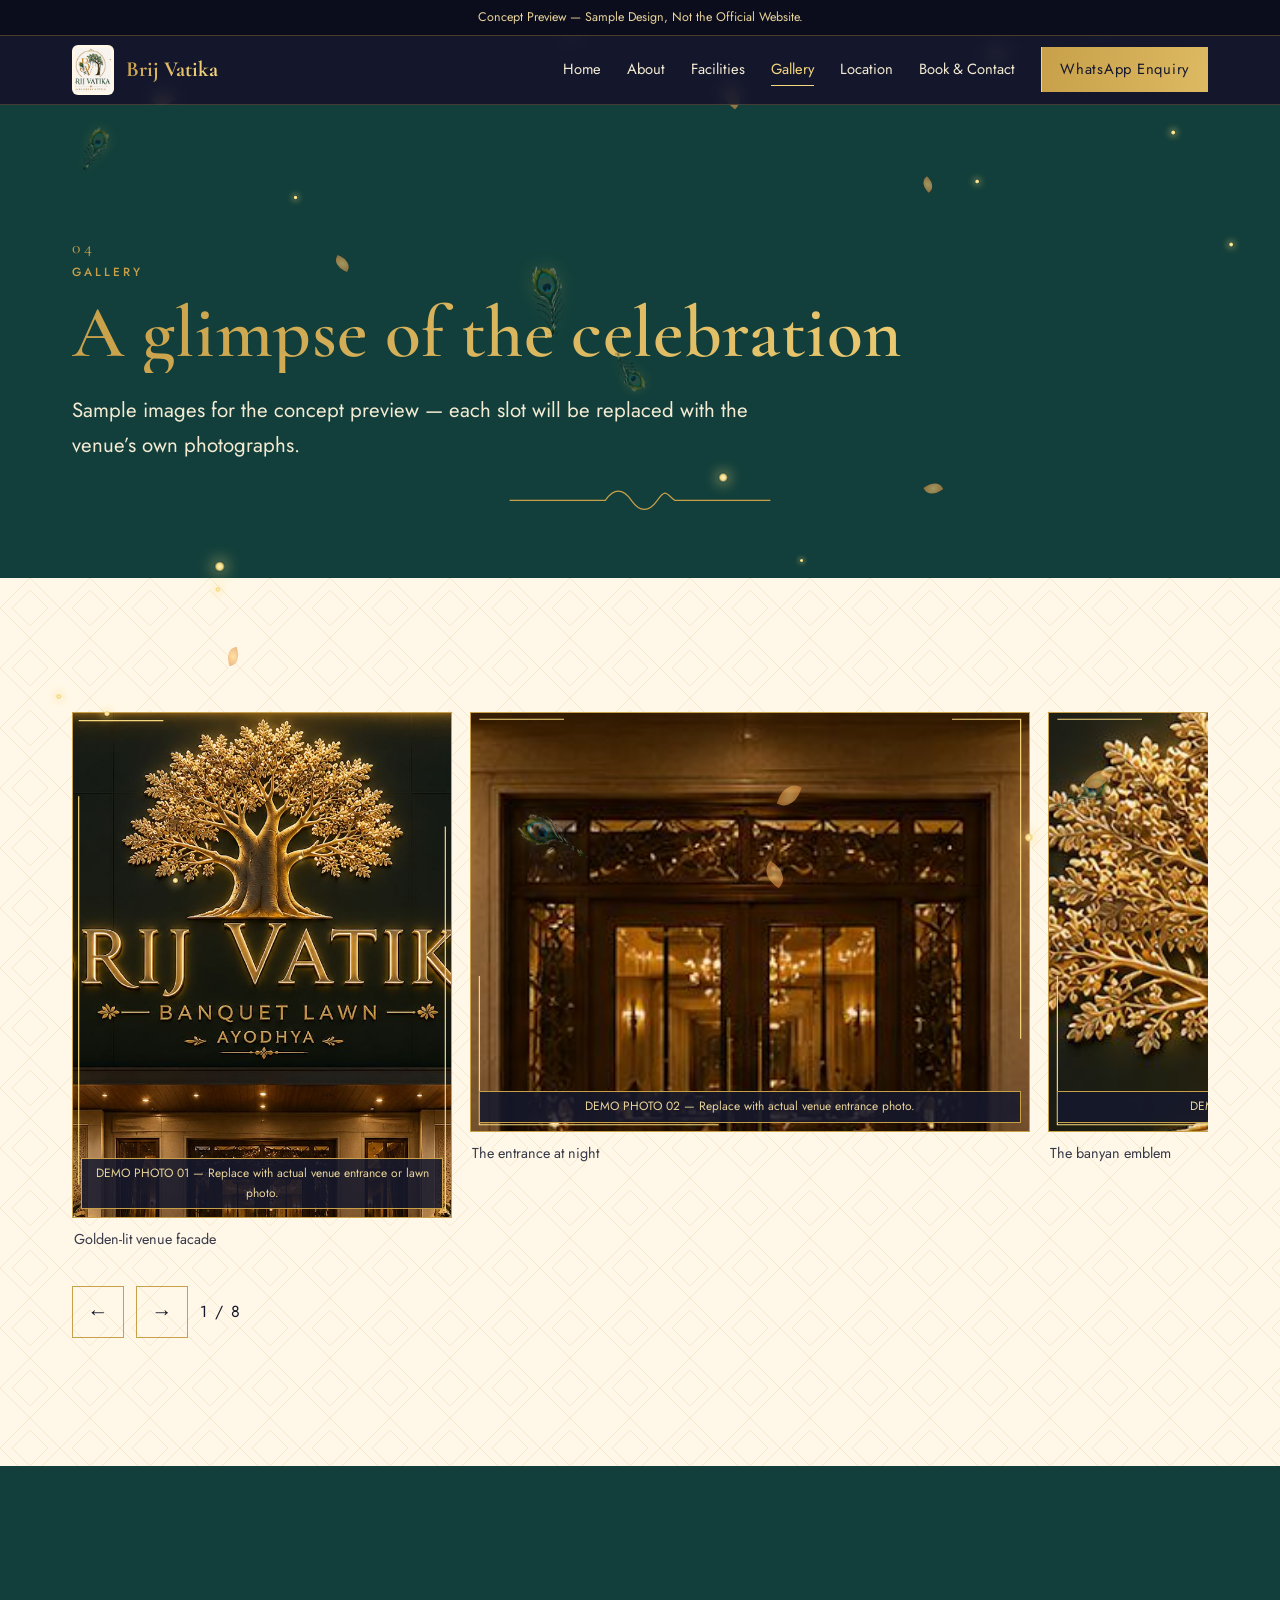
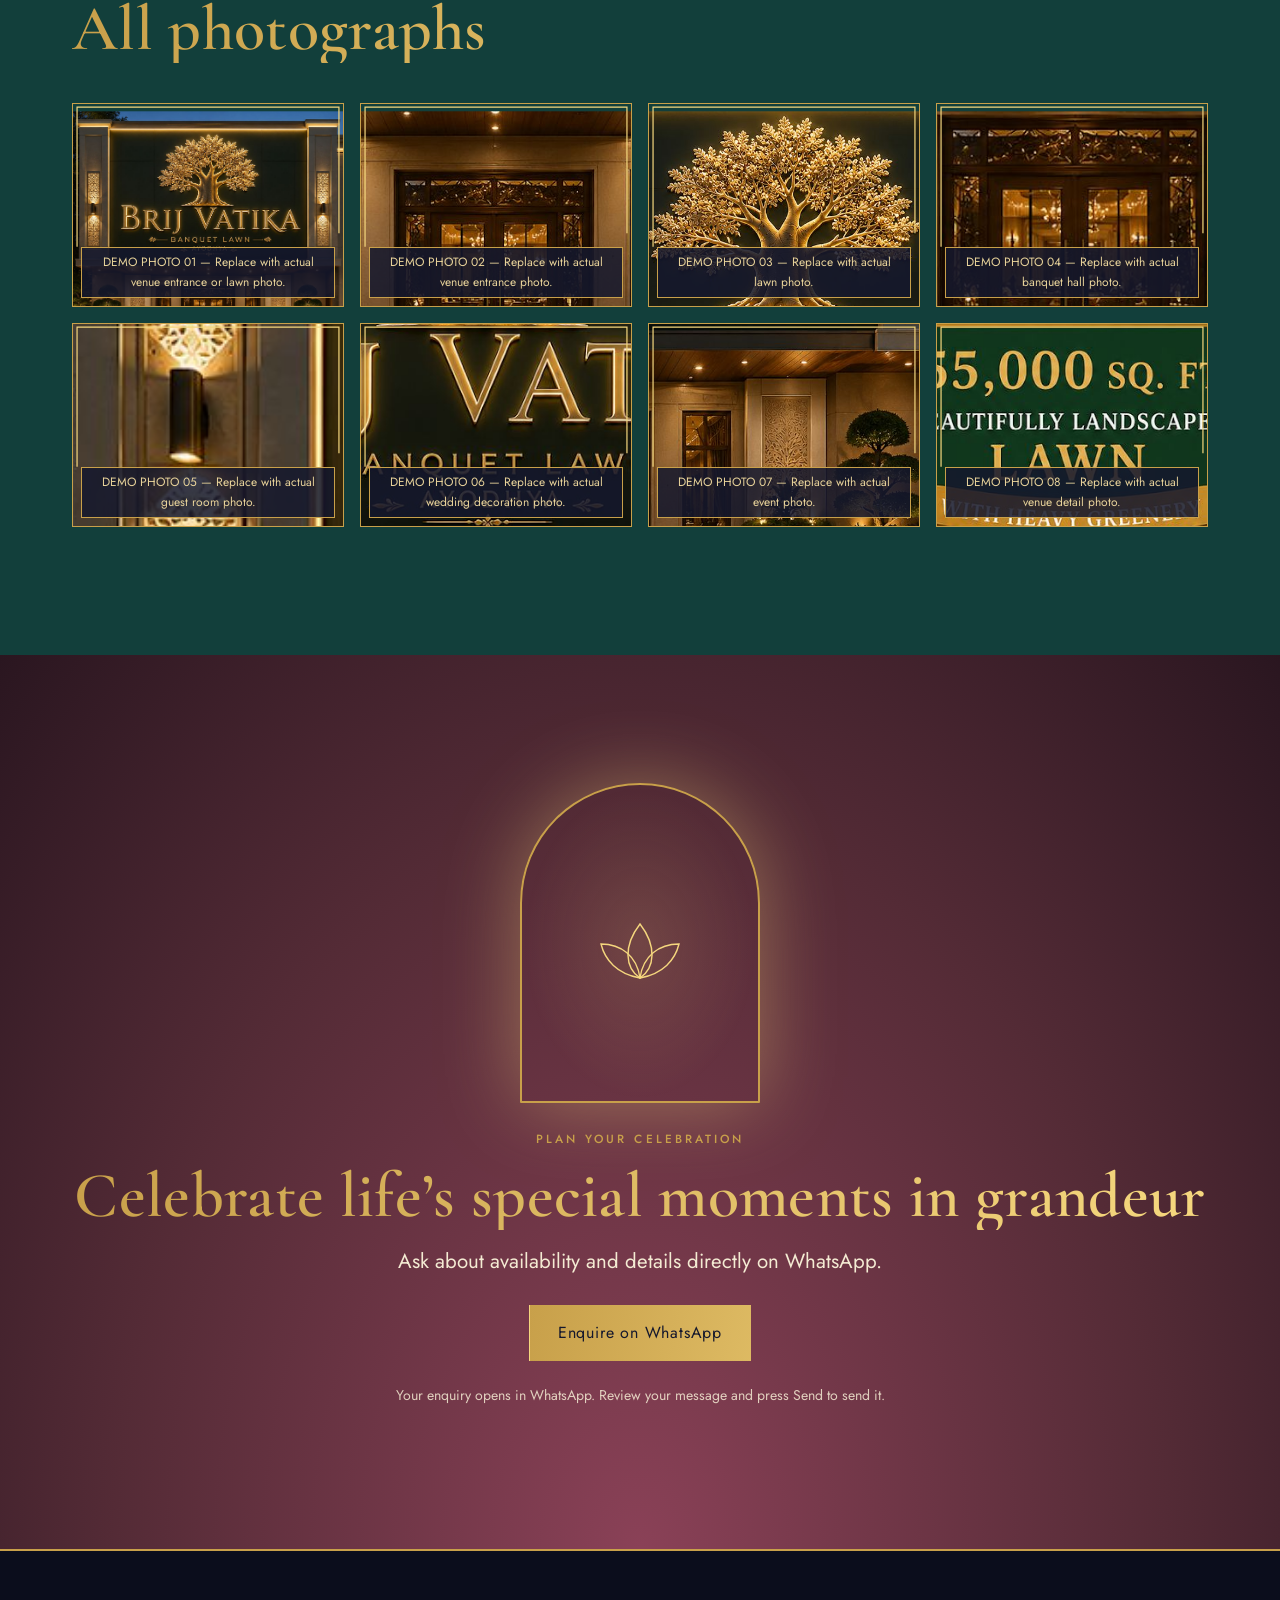
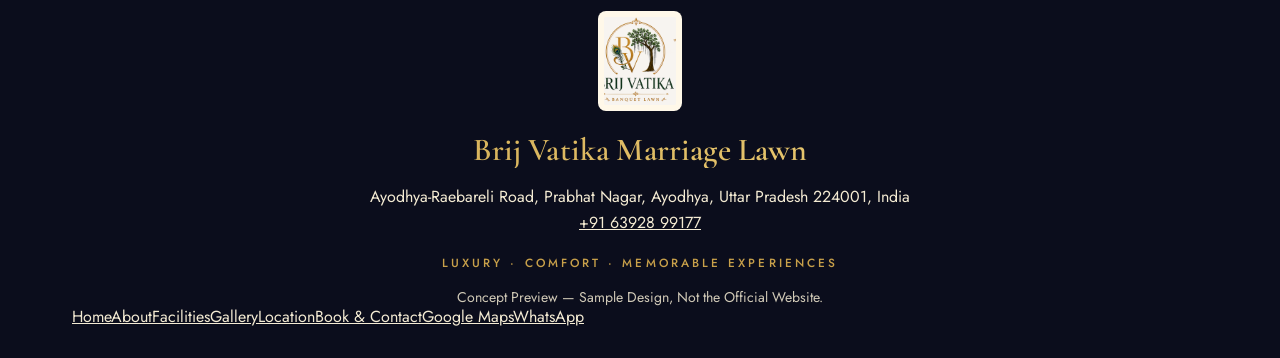
<file: brij-vatika-html/gallery.html>
<!DOCTYPE html><html lang="en"><head><meta charset="utf-8"><meta name="viewport" content="width=device-width, initial-scale=1, viewport-fit=cover"><title>Gallery — Brij Vatika Marriage Lawn</title><meta name="description" content="Sample gallery for the Brij Vatika Marriage Lawn concept preview."><meta name="theme-color" content="#15182D">
<link rel="icon" href="images/logo.png"><link rel="preconnect" href="https://fonts.googleapis.com"><link rel="preconnect" href="https://fonts.gstatic.com" crossorigin>
<link href="https://fonts.googleapis.com/css2?family=Cormorant+Garamond:wght@500;600;700&family=Jost:wght@400;500&family=Playfair+Display:wght@600;700;800&family=Tiro+Devanagari+Hindi&display=swap" rel="stylesheet">
<link rel="stylesheet" href="css/style.css"><script type="application/ld+json">{"@context": "https://schema.org", "@type": "EventVenue", "name": "Brij Vatika Marriage Lawn", "telephone": "+916392899177", "hasMap": "https://maps.app.goo.gl/9vdpS7bmStXwUVpy6", "address": {"@type": "PostalAddress", "streetAddress": "Ayodhya-Raebareli Road, Prabhat Nagar", "addressLocality": "Ayodhya", "addressRegion": "Uttar Pradesh", "postalCode": "224001", "addressCountry": "IN"}}</script><noscript><style>.curtain{display:none}.rev,.slideL,.slideR,.zoom,.drop,.spin,.rise{opacity:1;transform:none}.wipe,.wipeUp,.circle{clip-path:none}.ln>span{transform:none}.fadein{opacity:1}</style></noscript></head><body>
<a class="skip" href="#main">Skip to content</a><div class="curtain" aria-hidden="true"><svg viewBox="0 0 100 60" width="120"><path d="M20 60V30a30 30 0 0160 0v30" fill="none" stroke="#15182D" stroke-width="1.5"/></svg></div>
<div class="notice">Concept Preview — Sample Design, Not the Official Website.</div><div class="progress" aria-hidden="true"></div>
<svg id="line" viewBox="0 0 30 1000" preserveAspectRatio="none" aria-hidden="true"><path pathLength="1" d="M15 0C35 80 -5 160 15 250S35 420 15 500 -5 680 15 760s20 140 0 240"/></svg>
<nav aria-label="Main"><div class="wrap bar"><a class="brand" href="index.html"><img src="images/logo.png" alt="Brij Vatika Banquet Lawn logo"><span class="gold">Brij Vatika</span></a><button id="mb" aria-label="Menu" aria-expanded="false">☰</button><div class="links" id="lk"><a href="index.html">Home</a><a href="about.html">About</a><a href="facilities.html">Facilities</a><a href="gallery.html" class=act aria-current=page>Gallery</a><a href="location.html">Location</a><a href="contact.html">Book & Contact</a><a class="btn p" href="https://wa.me/916392899177?text=Hello%2C+I+would+like+to+enquire+about+booking+Brij+Vatika+Marriage+Lawn+for+a+function.+Please+share+availability+and+details." target="_blank" rel="noopener">WhatsApp Enquiry</a></div></div></nav>
<main id="main"><section class="teal" style="padding-bottom:60px"><div class="wrap"><div class="num">04</div><p class="eyebrow">Gallery</p><h1 class="gold" style="font-size:clamp(2.4rem,7vw,4.6rem)">A glimpse of the celebration</h1><p class=lead>Sample images for the concept preview — each slot will be replaced with the venue’s own photographs.</p><div style="margin-top:20px"><svg class="dl " viewBox="0 0 300 40" width="260" aria-hidden="true"><path pathLength="1" d="M0 20H110M190 20H300M110 20c10-14 20-14 30 0s20 14 30 0 10-8 20 0" fill="none" stroke="#C8A04A" stroke-width="1.4" stroke-linecap="round"/></svg></div></div></section><section class="light"><div class="wrap"><div role="region" aria-roledescription="carousel" aria-label="Gallery"><div class="track" id="trk" tabindex="0"><figure class="slide tall"><div class="ph "><img src="images/photo-01-hero-arch.jpg" alt="Sample image: illuminated golden facade of the venue at night" loading="lazy" style="object-position:50% 50%"><svg class="pf" viewBox="0 0 100 100" preserveAspectRatio="none" aria-hidden="true"><rect class="pfr" x="1.5" y="1.5" width="97" height="97" pathLength="1" fill="none" stroke="#F5D77E" stroke-width="1.2" vector-effect="non-scaling-stroke"/></svg><div class="tag">DEMO PHOTO 01 — Replace with actual venue entrance or lawn photo.</div></div><figcaption>Golden-lit venue facade</figcaption></figure><figure class="slide"><div class="ph "><img src="images/photo-02-entrance.jpg" alt="Sample image: venue entrance with warm lighting" loading="lazy" style="object-position:50% 50%"><svg class="pf" viewBox="0 0 100 100" preserveAspectRatio="none" aria-hidden="true"><rect class="pfr" x="1.5" y="1.5" width="97" height="97" pathLength="1" fill="none" stroke="#F5D77E" stroke-width="1.2" vector-effect="non-scaling-stroke"/></svg><div class="tag">DEMO PHOTO 02 — Replace with actual venue entrance photo.</div></div><figcaption>The entrance at night</figcaption></figure><figure class="slide"><div class="ph "><img src="images/photo-03-tree-emblem.jpg" alt="Sample image: golden banyan tree emblem" loading="lazy" style="object-position:50% 50%"><svg class="pf" viewBox="0 0 100 100" preserveAspectRatio="none" aria-hidden="true"><rect class="pfr" x="1.5" y="1.5" width="97" height="97" pathLength="1" fill="none" stroke="#F5D77E" stroke-width="1.2" vector-effect="non-scaling-stroke"/></svg><div class="tag">DEMO PHOTO 03 — Replace with actual lawn photo.</div></div><figcaption>The banyan emblem</figcaption></figure><figure class="slide tall"><div class="ph "><img src="images/photo-04-doors.jpg" alt="Sample image: ornate glass entrance doors" loading="lazy" style="object-position:50% 50%"><svg class="pf" viewBox="0 0 100 100" preserveAspectRatio="none" aria-hidden="true"><rect class="pfr" x="1.5" y="1.5" width="97" height="97" pathLength="1" fill="none" stroke="#F5D77E" stroke-width="1.2" vector-effect="non-scaling-stroke"/></svg><div class="tag">DEMO PHOTO 04 — Replace with actual banquet hall photo.</div></div><figcaption>Doors to the hall</figcaption></figure><figure class="slide tall"><div class="ph "><img src="images/photo-05-jaali-pillar.jpg" alt="Sample image: backlit jaali pillar" loading="lazy" style="object-position:50% 50%"><svg class="pf" viewBox="0 0 100 100" preserveAspectRatio="none" aria-hidden="true"><rect class="pfr" x="1.5" y="1.5" width="97" height="97" pathLength="1" fill="none" stroke="#F5D77E" stroke-width="1.2" vector-effect="non-scaling-stroke"/></svg><div class="tag">DEMO PHOTO 05 — Replace with actual guest room photo.</div></div><figcaption>Carved jaali detail</figcaption></figure><figure class="slide"><div class="ph "><img src="images/photo-06-wordmark.jpg" alt="Sample image: golden Brij Vatika lettering" loading="lazy" style="object-position:50% 50%"><svg class="pf" viewBox="0 0 100 100" preserveAspectRatio="none" aria-hidden="true"><rect class="pfr" x="1.5" y="1.5" width="97" height="97" pathLength="1" fill="none" stroke="#F5D77E" stroke-width="1.2" vector-effect="non-scaling-stroke"/></svg><div class="tag">DEMO PHOTO 06 — Replace with actual wedding decoration photo.</div></div><figcaption>Golden lettering</figcaption></figure><figure class="slide"><div class="ph "><img src="images/photo-07-facade.jpg" alt="Sample image: facade detail at dusk" loading="lazy" style="object-position:50% 50%"><svg class="pf" viewBox="0 0 100 100" preserveAspectRatio="none" aria-hidden="true"><rect class="pfr" x="1.5" y="1.5" width="97" height="97" pathLength="1" fill="none" stroke="#F5D77E" stroke-width="1.2" vector-effect="non-scaling-stroke"/></svg><div class="tag">DEMO PHOTO 07 — Replace with actual event photo.</div></div><figcaption>Evening glow</figcaption></figure><figure class="slide"><div class="ph "><img src="images/photo-08-lawn-banner.jpg" alt="Venue-supplied banner: 55,000 sq ft landscaped lawn" loading="lazy" style="object-position:50% 50%"><svg class="pf" viewBox="0 0 100 100" preserveAspectRatio="none" aria-hidden="true"><rect class="pfr" x="1.5" y="1.5" width="97" height="97" pathLength="1" fill="none" stroke="#F5D77E" stroke-width="1.2" vector-effect="non-scaling-stroke"/></svg><div class="tag">DEMO PHOTO 08 — Replace with actual venue detail photo.</div></div><figcaption>Landscaped lawn, heavy greenery</figcaption></figure></div><div class="gc"><button id="pv" aria-label="Previous photo">←</button><button id="nx" aria-label="Next photo">→</button><span class="gcount" id="gc" aria-live="polite">1 / 8</span></div></div></div></section>
<section class="teal"><div class="wrap"><h2 class="gold">All photographs</h2><div class="mosaic"><div data-r="rev" data-d="0"><div class="ph "><img src="images/photo-01-hero-arch.jpg" alt="Sample image: illuminated golden facade of the venue at night" loading="lazy" style="object-position:50% 50%"><svg class="pf" viewBox="0 0 100 100" preserveAspectRatio="none" aria-hidden="true"><rect class="pfr" x="1.5" y="1.5" width="97" height="97" pathLength="1" fill="none" stroke="#F5D77E" stroke-width="1.2" vector-effect="non-scaling-stroke"/></svg><div class="tag">DEMO PHOTO 01 — Replace with actual venue entrance or lawn photo.</div></div></div><div data-r="rev" data-d="120"><div class="ph "><img src="images/photo-02-entrance.jpg" alt="Sample image: venue entrance with warm lighting" loading="lazy" style="object-position:50% 50%"><svg class="pf" viewBox="0 0 100 100" preserveAspectRatio="none" aria-hidden="true"><rect class="pfr" x="1.5" y="1.5" width="97" height="97" pathLength="1" fill="none" stroke="#F5D77E" stroke-width="1.2" vector-effect="non-scaling-stroke"/></svg><div class="tag">DEMO PHOTO 02 — Replace with actual venue entrance photo.</div></div></div><div data-r="rev" data-d="240"><div class="ph "><img src="images/photo-03-tree-emblem.jpg" alt="Sample image: golden banyan tree emblem" loading="lazy" style="object-position:50% 50%"><svg class="pf" viewBox="0 0 100 100" preserveAspectRatio="none" aria-hidden="true"><rect class="pfr" x="1.5" y="1.5" width="97" height="97" pathLength="1" fill="none" stroke="#F5D77E" stroke-width="1.2" vector-effect="non-scaling-stroke"/></svg><div class="tag">DEMO PHOTO 03 — Replace with actual lawn photo.</div></div></div><div data-r="rev" data-d="0"><div class="ph "><img src="images/photo-04-doors.jpg" alt="Sample image: ornate glass entrance doors" loading="lazy" style="object-position:50% 50%"><svg class="pf" viewBox="0 0 100 100" preserveAspectRatio="none" aria-hidden="true"><rect class="pfr" x="1.5" y="1.5" width="97" height="97" pathLength="1" fill="none" stroke="#F5D77E" stroke-width="1.2" vector-effect="non-scaling-stroke"/></svg><div class="tag">DEMO PHOTO 04 — Replace with actual banquet hall photo.</div></div></div><div data-r="rev" data-d="120"><div class="ph "><img src="images/photo-05-jaali-pillar.jpg" alt="Sample image: backlit jaali pillar" loading="lazy" style="object-position:50% 50%"><svg class="pf" viewBox="0 0 100 100" preserveAspectRatio="none" aria-hidden="true"><rect class="pfr" x="1.5" y="1.5" width="97" height="97" pathLength="1" fill="none" stroke="#F5D77E" stroke-width="1.2" vector-effect="non-scaling-stroke"/></svg><div class="tag">DEMO PHOTO 05 — Replace with actual guest room photo.</div></div></div><div data-r="rev" data-d="240"><div class="ph "><img src="images/photo-06-wordmark.jpg" alt="Sample image: golden Brij Vatika lettering" loading="lazy" style="object-position:50% 50%"><svg class="pf" viewBox="0 0 100 100" preserveAspectRatio="none" aria-hidden="true"><rect class="pfr" x="1.5" y="1.5" width="97" height="97" pathLength="1" fill="none" stroke="#F5D77E" stroke-width="1.2" vector-effect="non-scaling-stroke"/></svg><div class="tag">DEMO PHOTO 06 — Replace with actual wedding decoration photo.</div></div></div><div data-r="rev" data-d="0"><div class="ph "><img src="images/photo-07-facade.jpg" alt="Sample image: facade detail at dusk" loading="lazy" style="object-position:50% 50%"><svg class="pf" viewBox="0 0 100 100" preserveAspectRatio="none" aria-hidden="true"><rect class="pfr" x="1.5" y="1.5" width="97" height="97" pathLength="1" fill="none" stroke="#F5D77E" stroke-width="1.2" vector-effect="non-scaling-stroke"/></svg><div class="tag">DEMO PHOTO 07 — Replace with actual event photo.</div></div></div><div data-r="rev" data-d="120"><div class="ph "><img src="images/photo-08-lawn-banner.jpg" alt="Venue-supplied banner: 55,000 sq ft landscaped lawn" loading="lazy" style="object-position:50% 50%"><svg class="pf" viewBox="0 0 100 100" preserveAspectRatio="none" aria-hidden="true"><rect class="pfr" x="1.5" y="1.5" width="97" height="97" pathLength="1" fill="none" stroke="#F5D77E" stroke-width="1.2" vector-effect="non-scaling-stroke"/></svg><div class="tag">DEMO PHOTO 08 — Replace with actual venue detail photo.</div></div></div></div></div></section><section class="finale" data-r="rev"><div class="wrap"><div class="glow"><svg viewBox="0 0 90 90" width="90" aria-hidden="true"><g fill="none" stroke="#F5D77E" stroke-width="1.4"><path d="M45 80C30 70 28 48 45 26c17 22 15 44 0 54z"/><path d="M45 80C22 76 10 62 6 46c20 0 36 12 39 34z"/><path d="M45 80c23-4 35-18 39-34-20 0-36 12-39 34z"/></g></svg></div><div class="eyebrow">Plan your celebration</div><h2 class="gold">Celebrate life’s special moments in grandeur</h2><p class="lead mid">Ask about availability and details directly on WhatsApp.</p><a class="btn p" href="https://wa.me/916392899177?text=Hello%2C+I+would+like+to+enquire+about+booking+Brij+Vatika+Marriage+Lawn+for+a+function.+Please+share+availability+and+details." target="_blank" rel="noopener">Enquire on WhatsApp</a><p class="fine">Your enquiry opens in WhatsApp. Review your message and press Send to send it.</p></div></section></main>
<footer><div class="wrap"><img src="images/logo.png" alt="Brij Vatika Banquet Lawn logo"><h2 class="gold">Brij Vatika Marriage Lawn</h2><p>Ayodhya-Raebareli Road, Prabhat Nagar, Ayodhya, Uttar Pradesh 224001, India<br><a href="tel:+916392899177">+91 63928 99177</a></p><p class="eyebrow">Luxury · Comfort · Memorable experiences</p><div class="fl"><a href="index.html">Home</a><a href="about.html">About</a><a href="facilities.html">Facilities</a><a href="gallery.html">Gallery</a><a href="location.html">Location</a><a href="contact.html">Book & Contact</a><a href="https://maps.app.goo.gl/9vdpS7bmStXwUVpy6" target="_blank" rel="noopener">Google Maps</a><a href="https://wa.me/916392899177?text=Hello%2C+I+would+like+to+enquire+about+booking+Brij+Vatika+Marriage+Lawn+for+a+function.+Please+share+availability+and+details." target="_blank" rel="noopener">WhatsApp</a></div><p class="fine">Concept Preview — Sample Design, Not the Official Website.</p></div></footer>
<div class="mbar"><a href="tel:+916392899177">Call</a><a href="https://wa.me/916392899177?text=Hello%2C+I+would+like+to+enquire+about+booking+Brij+Vatika+Marriage+Lawn+for+a+function.+Please+share+availability+and+details." target="_blank" rel="noopener">WhatsApp</a></div>
<script src="js/motion.js"></script></body></html>
</file>
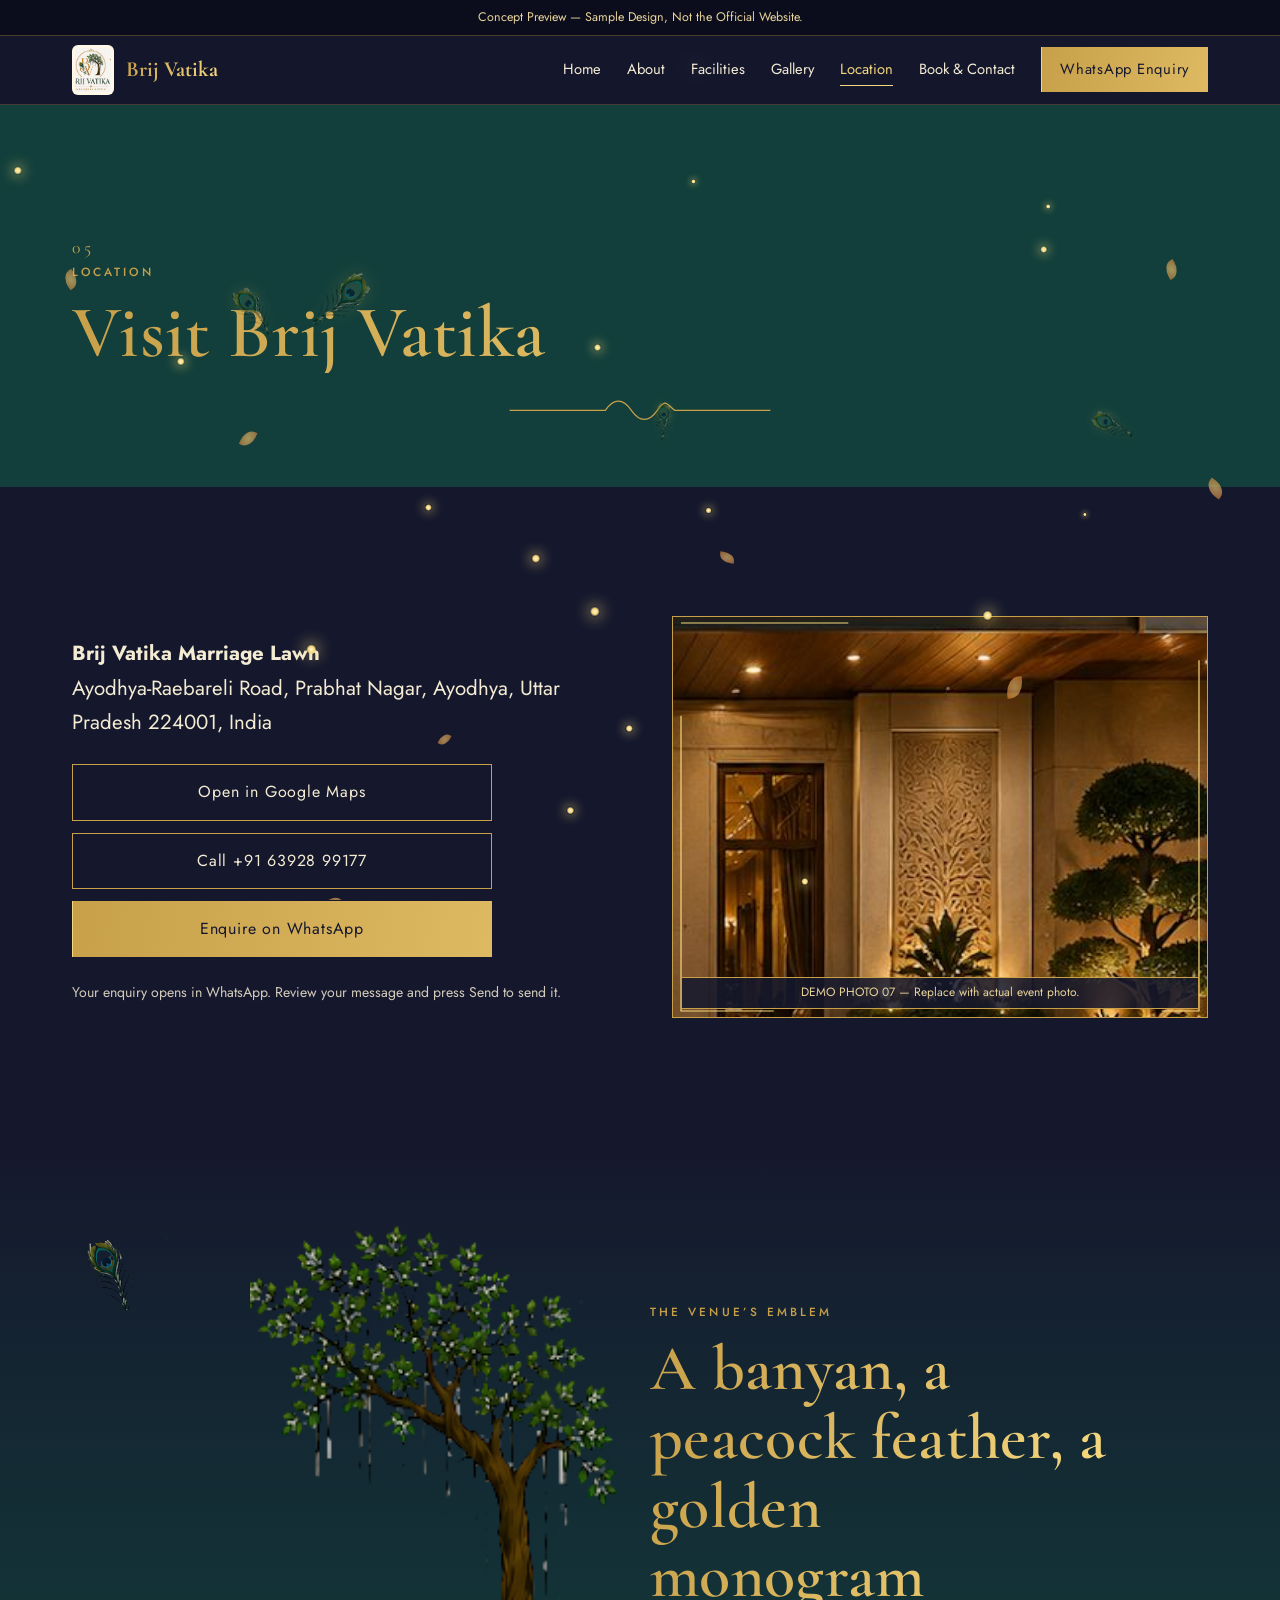
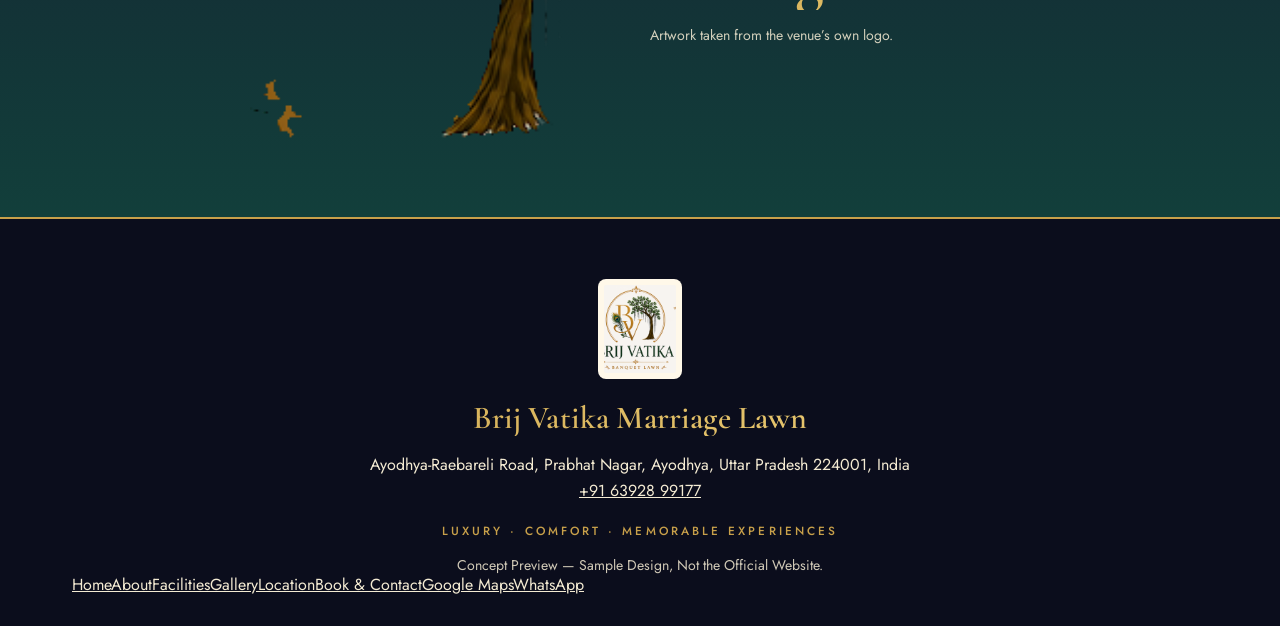
<file: brij-vatika-html/location.html>
<!DOCTYPE html><html lang="en"><head><meta charset="utf-8"><meta name="viewport" content="width=device-width, initial-scale=1, viewport-fit=cover"><title>Location — Brij Vatika Marriage Lawn</title><meta name="description" content="Ayodhya-Raebareli Road, Prabhat Nagar, Ayodhya, Uttar Pradesh 224001, India"><meta name="theme-color" content="#15182D">
<link rel="icon" href="images/logo.png"><link rel="preconnect" href="https://fonts.googleapis.com"><link rel="preconnect" href="https://fonts.gstatic.com" crossorigin>
<link href="https://fonts.googleapis.com/css2?family=Cormorant+Garamond:wght@500;600;700&family=Jost:wght@400;500&family=Playfair+Display:wght@600;700;800&family=Tiro+Devanagari+Hindi&display=swap" rel="stylesheet">
<link rel="stylesheet" href="css/style.css"><script type="application/ld+json">{"@context": "https://schema.org", "@type": "EventVenue", "name": "Brij Vatika Marriage Lawn", "telephone": "+916392899177", "hasMap": "https://maps.app.goo.gl/9vdpS7bmStXwUVpy6", "address": {"@type": "PostalAddress", "streetAddress": "Ayodhya-Raebareli Road, Prabhat Nagar", "addressLocality": "Ayodhya", "addressRegion": "Uttar Pradesh", "postalCode": "224001", "addressCountry": "IN"}}</script><noscript><style>.curtain{display:none}.rev,.slideL,.slideR,.zoom,.drop,.spin,.rise{opacity:1;transform:none}.wipe,.wipeUp,.circle{clip-path:none}.ln>span{transform:none}.fadein{opacity:1}</style></noscript></head><body>
<a class="skip" href="#main">Skip to content</a><div class="curtain" aria-hidden="true"><svg viewBox="0 0 100 60" width="120"><path d="M20 60V30a30 30 0 0160 0v30" fill="none" stroke="#15182D" stroke-width="1.5"/></svg></div>
<div class="notice">Concept Preview — Sample Design, Not the Official Website.</div><div class="progress" aria-hidden="true"></div>
<svg id="line" viewBox="0 0 30 1000" preserveAspectRatio="none" aria-hidden="true"><path pathLength="1" d="M15 0C35 80 -5 160 15 250S35 420 15 500 -5 680 15 760s20 140 0 240"/></svg>
<nav aria-label="Main"><div class="wrap bar"><a class="brand" href="index.html"><img src="images/logo.png" alt="Brij Vatika Banquet Lawn logo"><span class="gold">Brij Vatika</span></a><button id="mb" aria-label="Menu" aria-expanded="false">☰</button><div class="links" id="lk"><a href="index.html">Home</a><a href="about.html">About</a><a href="facilities.html">Facilities</a><a href="gallery.html">Gallery</a><a href="location.html" class=act aria-current=page>Location</a><a href="contact.html">Book & Contact</a><a class="btn p" href="https://wa.me/916392899177?text=Hello%2C+I+would+like+to+enquire+about+booking+Brij+Vatika+Marriage+Lawn+for+a+function.+Please+share+availability+and+details." target="_blank" rel="noopener">WhatsApp Enquiry</a></div></div></nav>
<main id="main"><section class="teal" style="padding-bottom:60px"><div class="wrap"><div class="num">05</div><p class="eyebrow">Location</p><h1 class="gold" style="font-size:clamp(2.4rem,7vw,4.6rem)">Visit Brij Vatika</h1><div style="margin-top:20px"><svg class="dl " viewBox="0 0 300 40" width="260" aria-hidden="true"><path pathLength="1" d="M0 20H110M190 20H300M110 20c10-14 20-14 30 0s20 14 30 0 10-8 20 0" fill="none" stroke="#C8A04A" stroke-width="1.4" stroke-linecap="round"/></svg></div></div></section><section><div class="wrap split"><div data-r="slideL"><p class="lead"><strong>Brij Vatika Marriage Lawn</strong><br>Ayodhya-Raebareli Road, Prabhat Nagar, Ayodhya, Uttar Pradesh 224001, India</p><div class="loc"><a class="btn s" href="https://maps.app.goo.gl/9vdpS7bmStXwUVpy6" target="_blank" rel="noopener">Open in Google Maps</a><a class="btn s" href="tel:+916392899177">Call +91 63928 99177</a><a class="btn p" href="https://wa.me/916392899177?text=Hello%2C+I+would+like+to+enquire+about+booking+Brij+Vatika+Marriage+Lawn+for+a+function.+Please+share+availability+and+details." target="_blank" rel="noopener">Enquire on WhatsApp</a></div><p class="fine">Your enquiry opens in WhatsApp. Review your message and press Send to send it.</p></div><div data-r="wipe"><div class="ph "><img src="images/photo-07-facade.jpg" alt="Sample image: facade detail at dusk" loading="lazy" style="object-position:50% 50%"><svg class="pf" viewBox="0 0 100 100" preserveAspectRatio="none" aria-hidden="true"><rect class="pfr" x="1.5" y="1.5" width="97" height="97" pathLength="1" fill="none" stroke="#F5D77E" stroke-width="1.2" vector-effect="non-scaling-stroke"/></svg><div class="tag">DEMO PHOTO 07 — Replace with actual event photo.</div></div></div></div></section><section class="i2"><img class="tr" src="images/el-banyan-tree.png" alt="" loading="lazy"><img class="ft" src="images/el-peacock-feather.png" alt="" loading="lazy"><div class="txt"><p class="eyebrow">The venue’s emblem</p><h2 class="gold">A banyan, a peacock feather, a golden monogram</h2><p class="fine">Artwork taken from the venue’s own logo.</p></div></section></main>
<footer><div class="wrap"><img src="images/logo.png" alt="Brij Vatika Banquet Lawn logo"><h2 class="gold">Brij Vatika Marriage Lawn</h2><p>Ayodhya-Raebareli Road, Prabhat Nagar, Ayodhya, Uttar Pradesh 224001, India<br><a href="tel:+916392899177">+91 63928 99177</a></p><p class="eyebrow">Luxury · Comfort · Memorable experiences</p><div class="fl"><a href="index.html">Home</a><a href="about.html">About</a><a href="facilities.html">Facilities</a><a href="gallery.html">Gallery</a><a href="location.html">Location</a><a href="contact.html">Book & Contact</a><a href="https://maps.app.goo.gl/9vdpS7bmStXwUVpy6" target="_blank" rel="noopener">Google Maps</a><a href="https://wa.me/916392899177?text=Hello%2C+I+would+like+to+enquire+about+booking+Brij+Vatika+Marriage+Lawn+for+a+function.+Please+share+availability+and+details." target="_blank" rel="noopener">WhatsApp</a></div><p class="fine">Concept Preview — Sample Design, Not the Official Website.</p></div></footer>
<div class="mbar"><a href="tel:+916392899177">Call</a><a href="https://wa.me/916392899177?text=Hello%2C+I+would+like+to+enquire+about+booking+Brij+Vatika+Marriage+Lawn+for+a+function.+Please+share+availability+and+details." target="_blank" rel="noopener">WhatsApp</a></div>
<script src="js/motion.js"></script></body></html>
</file>
<file: brij-vatika-html/css/style.css>
:root{--f-display:'Cormorant Garamond';--f-body:'Jost';--f-deva:'Tiro Devanagari Hindi';--f-num:'Playfair Display'}
:root{--g:#C8A04A;--cg:#E8D39A;--lg:#F5D77E;--ind:#15182D;--teal:#123F3B;--iv:#FFF8E9;--bur:#542B36;--txt:#F4EBD3}
*{box-sizing:border-box}html{scroll-behavior:smooth;scroll-padding-top:80px}
body{margin:0;font-family:var(--f-body),system-ui,sans-serif;background:var(--ind);color:var(--txt);line-height:1.65;overflow-x:hidden;padding:env(safe-area-inset-top) 0 env(safe-area-inset-bottom)}
h1,h2,h3{font-family:var(--f-display),Georgia,serif;letter-spacing:.005em;font-weight:600;line-height:1.08;margin:0}
a{color:inherit}:focus-visible{outline:3px solid var(--lg);outline-offset:3px}
.gold{background:linear-gradient(100deg,var(--g),var(--lg) 45%,var(--cg) 60%,var(--g));-webkit-background-clip:text;background-clip:text;color:transparent}
.light .gold{background-image:linear-gradient(100deg,#8a6a22,#C8A04A 50%,#8a6a22);-webkit-background-clip:text;background-clip:text}
.wrap{max-width:1180px;margin:auto;padding:0 22px}section{position:relative;padding:clamp(64px,10vw,130px) 0}
.light{background:var(--iv);color:#15182D;background-image:url("data:image/svg+xml,%3Csvg xmlns='http://www.w3.org/2000/svg' width='60' height='60'%3E%3Cpath d='M30 0l30 30-30 30L0 30z M30 12l18 18-18 18-18-18z' fill='none' stroke='%23C8A04A' stroke-opacity='.18'/%3E%3C/svg%3E")}
.teal{background:var(--teal)}h2{font-size:clamp(2.1rem,6vw,4rem)}.eyebrow{letter-spacing:.26em;text-transform:uppercase;font-size:.74rem;color:var(--g);margin:0 0 12px}
.num{color:var(--g);letter-spacing:.2em}.lead{font-size:clamp(1.05rem,2.2vw,1.28rem);max-width:34em}.mid{margin:14px auto 26px}.fine{font-size:.88rem;opacity:.85}
.skip{position:absolute;left:-999px;top:8px;background:var(--lg);color:var(--ind);padding:10px 16px;z-index:100}.skip:focus{left:8px}
.notice{background:#0b0d1c;color:var(--cg);text-align:center;font-size:.78rem;padding:7px 12px;border-bottom:1px solid #c8a04a55;position:relative;z-index:60}
nav{position:sticky;top:0;z-index:50;background:#15182dd9;backdrop-filter:blur(8px);border-bottom:1px solid #c8a04a44}
.bar{display:flex;align-items:center;justify-content:space-between;height:68px}.brand{display:flex;align-items:center;gap:12px;text-decoration:none;font-family:var(--f-display),Georgia,serif;font-size:1.35rem;font-weight:700}
.brand img{height:50px;background:var(--iv);border-radius:6px;padding:3px}.links{display:flex;gap:26px;align-items:center}
.links a{text-decoration:none;font-size:.92rem;position:relative}.links a:not(.btn)::after{content:"";position:absolute;left:0;bottom:-4px;height:1px;width:100%;background:var(--lg);transform:scaleX(0);transform-origin:left;transition:.35s}
.links a:not(.btn):hover::after,.links a.act::after{transform:scaleX(1)}.links a.act{color:var(--lg)}.links .btn{padding:9px 18px;min-height:40px}
#mb{display:none;background:none;border:1px solid var(--g);color:var(--lg);width:48px;height:44px;font-size:1.3rem}
@media(max-width:860px){#mb{display:block}.links{display:none;position:absolute;top:68px;left:0;right:0;background:var(--ind);flex-direction:column;padding:22px;gap:18px;border-bottom:1px solid var(--g)}.links.open{display:flex}}
.btn{display:inline-block;padding:14px 28px;border:1px solid var(--g);text-decoration:none;font-weight:500;letter-spacing:.05em;min-height:48px;transition:.3s;color:inherit;background:none;cursor:pointer;font:inherit}
.btn.p{background:linear-gradient(100deg,var(--g),var(--lg));color:var(--ind);border-color:transparent}.btn.p:hover{box-shadow:0 0 28px #f5d77e66;transform:translateY(-2px)}.btn.s:hover{background:#c8a04a22}
.cta{display:flex;gap:14px;flex-wrap:wrap;margin-top:26px}
.hero{padding:clamp(40px,7vw,90px) 0 90px;background:radial-gradient(circle at 70% 20%,#2a2a52,var(--ind) 60%);overflow:hidden}
.hero .wrap,.split{display:grid;grid-template-columns:1.05fr .95fr;gap:clamp(28px,5vw,70px);align-items:center}
.split{grid-template-columns:1fr 1fr}@media(max-width:860px){.hero .wrap,.split{grid-template-columns:1fr}}
h1{font-size:clamp(2.8rem,8.5vw,6rem)}.ln{display:block;overflow:hidden}.ln>span{background:linear-gradient(100deg,#C8A04A,#F5D77E 45%,#E8D39A 60%,#C8A04A);-webkit-background-clip:text;background-clip:text;color:transparent;display:block;transform:translateY(105%);animation:up 1s .5s cubic-bezier(.2,.8,.2,1) forwards}.ln:nth-child(2)>span{animation-delay:.7s}.ln:nth-child(3)>span{animation-delay:.9s}
@keyframes up{to{transform:none}}.fadein{opacity:0;animation:fade 1s 1.3s forwards}.fadein.late{animation-delay:1.6s}@keyframes fade{to{opacity:1}}
.archwrap{position:relative}.frame{position:absolute;inset:-14px;width:calc(100% + 28px);height:calc(100% + 28px);pointer-events:none}.frame path{stroke-dasharray:1400;stroke-dashoffset:1400;animation:draw 2.4s .1s ease forwards}@keyframes draw{to{stroke-dashoffset:0}}
.arch{border-radius:999px 999px 14px 14px;overflow:hidden;border:2px solid var(--g);box-shadow:0 0 60px #f5d77e33;clip-path:inset(100% 0 0 0 round 999px 999px 14px 14px);animation:arch 1.6s .3s cubic-bezier(.2,.8,.2,1) forwards}@keyframes arch{to{clip-path:inset(0 0 0 0 round 999px 999px 14px 14px)}}
.ph{position:relative;overflow:hidden;border:1px solid var(--g);aspect-ratio:4/3;background:var(--teal)}.ph.arch-shape{border-radius:999px 999px 8px 8px;aspect-ratio:4/5}.ph.portrait{aspect-ratio:3/4}.arch .ph{border:0;aspect-ratio:3/4}
.ph img{width:100%;height:100%;object-fit:cover;display:block;transition:transform 1.2s}.ph:hover img{transform:scale(1.05)}
.tag{position:absolute;left:8px;right:8px;bottom:8px;background:#15182dd9;border:1px solid var(--g);color:var(--cg);font-size:.7rem;padding:5px 8px;text-align:center}
.rev{opacity:0;transform:translateY(40px);transition:opacity 1s,transform 1s cubic-bezier(.2,.8,.2,1)}.rev.in{opacity:1;transform:none}
.wipe{clip-path:inset(0 100% 0 0);transition:clip-path 1.4s cubic-bezier(.2,.8,.2,1)}.wipe.in{clip-path:inset(0)}
.slideL{opacity:0;transform:translateX(-60px);transition:1.1s cubic-bezier(.2,.8,.2,1)}.slideR{opacity:0;transform:translateX(60px);transition:1.1s cubic-bezier(.2,.8,.2,1)}.slideL.in,.slideR.in{opacity:1;transform:none}
.big{font-family:var(--f-display),Georgia,serif;font-size:clamp(3.6rem,16vw,11rem);line-height:.95;font-weight:700}.center{text-align:center}
.occ,.occ>div{display:flex;flex-wrap:wrap;gap:10px;padding:0;list-style:none;margin:22px 0 0}.occ li,.occi{border:1px solid var(--g);padding:7px 16px;font-size:.9rem}
.fac{display:grid;grid-template-columns:repeat(auto-fit,minmax(200px,1fr));gap:18px;margin-top:44px}.fcard{border:1px solid #c8a04a66;padding:30px 18px;text-align:center;background:#ffffff08;transition:.4s}.fcard:hover{transform:translateY(-6px);border-color:var(--lg)}
.ico{width:64px;height:64px;stroke:var(--lg);fill:none;stroke-width:1.4;stroke-linecap:round;stroke-dasharray:320;stroke-dashoffset:320;transition:stroke-dashoffset 2s}.in .ico{stroke-dashoffset:0}
.fcard h3{font-size:1.3rem;margin:12px 0 6px;color:var(--cg)}.fcard p{margin:0;font-size:.92rem;opacity:.85}
.track{display:flex;gap:18px;overflow-x:auto;scroll-snap-type:x mandatory;scrollbar-width:none;padding:6px 0;cursor:grab}.track::-webkit-scrollbar{display:none}
.slide{flex:0 0 min(86%,560px);scroll-snap-align:center;margin:0}.slide.tall{flex-basis:min(70%,380px)}.slide.tall .ph{aspect-ratio:3/4}.slide figcaption{padding:10px 2px;font-size:.9rem;opacity:.85}
.gc{display:flex;gap:12px;margin-top:18px;align-items:center}.gc button{width:52px;height:52px;border:1px solid var(--g);background:none;color:inherit;font-size:1.3rem;cursor:pointer}.gc button:hover{background:var(--g);color:var(--ind)}.gcount{letter-spacing:.1em}
.mosaic{display:grid;grid-template-columns:repeat(auto-fill,minmax(260px,1fr));gap:16px;margin-top:40px}
.loc{display:grid;gap:12px;margin:24px 0;max-width:420px}.loc .btn{text-align:center}
.finale{text-align:center;background:radial-gradient(ellipse at 50% 100%,#3b3166,var(--ind) 65%);overflow:hidden}
.glow{width:min(240px,60%);margin:0 auto 26px;aspect-ratio:3/4;border:2px solid var(--g);border-radius:999px 999px 8px 8px;display:grid;place-items:center;transition:box-shadow 2s,background 2s}
.finale.in .glow{box-shadow:0 0 80px #f5d77e66;background:radial-gradient(#f5d77e22,transparent 70%)}.finale.in .btn.p{animation:pulse 3s 1.5s infinite}@keyframes pulse{50%{box-shadow:0 0 34px #f5d77e88}}
.interlude{padding:0;background:linear-gradient(#15182d,#123F3B 70%,#0d2d2b)}.interlude svg{display:block;width:100%;height:auto;max-height:80vh}
.sway{transform-origin:50% 0;animation:sway 5s ease-in-out infinite alternate}@keyframes sway{to{transform:rotate(2deg)}}.flick{animation:fl 2.2s infinite alternate}@keyframes fl{from{opacity:.7}to{opacity:1}}
.garland{display:block;width:100%;height:70px;background:var(--iv)}
footer{background:#0b0d1c;padding:60px 0 34px;border-top:2px solid var(--g);text-align:center}footer img{height:100px;background:var(--iv);padding:6px;border-radius:8px}footer h2{font-size:2rem;margin-top:14px}
.fl{display:flex;justify-content:center;gap:20px;flex-wrap:wrap;margin:20px 0}
.form{display:grid;gap:14px;max-width:520px}.form label{display:grid;gap:6px;font-size:.9rem}.form input,.form select,.form textarea{padding:12px;border:1px solid var(--g);background:#fff;color:#15182D;font:inherit}
#line{position:fixed;left:6px;top:0;height:100vh;width:30px;z-index:5;pointer-events:none}#line path{fill:none;stroke:var(--lg);stroke-width:1.6;stroke-dasharray:1;stroke-dashoffset:1;filter:drop-shadow(0 0 3px #f5d77e)}@media(max-width:600px){#line{opacity:.45;left:0}}
.petal{position:fixed;top:-20px;width:12px;height:16px;background:radial-gradient(#ffd27a,#e08a3c);border-radius:80% 0 80% 0;opacity:.7;pointer-events:none;z-index:4;animation:fall linear infinite}@keyframes fall{to{transform:translate(80px,110vh) rotate(540deg)}}
@media(prefers-reduced-motion:reduce){*{animation:none!important;transition:none!important;scroll-behavior:auto!important}.ln>span{transform:none}.fadein{opacity:1}.arch{clip-path:none}.rev,.slideL,.slideR{opacity:1;transform:none}.wipe{clip-path:none}.petal,#line{display:none}.frame path{stroke-dashoffset:0}.ico{stroke-dashoffset:0}}

.deva{font-family:var(--f-deva),serif;color:var(--cg);font-size:clamp(1.3rem,3vw,1.9rem);margin:0 0 6px;letter-spacing:.02em}
.eyebrow{font-weight:500}
.num{font-family:var(--f-display),serif;font-size:1.1rem}
.lead{font-weight:400;line-height:1.7}

/* ===== Motion system v2 ===== */
.progress{position:fixed;top:0;left:0;right:0;height:3px;background:linear-gradient(90deg,var(--g),var(--lg));transform-origin:0 50%;z-index:90}
.cursor{position:fixed;top:0;left:0;width:28px;height:28px;border-radius:50%;border:1px solid var(--lg);box-shadow:0 0 18px #f5d77e66;pointer-events:none;z-index:95;opacity:0;mix-blend-mode:screen}
@media(pointer:coarse){.cursor{display:none}}
.curtain{position:fixed;inset:0;z-index:99;background:linear-gradient(135deg,#C8A04A,#F5D77E 50%,#C8A04A);display:grid;place-items:center;pointer-events:none}
.floaters{position:fixed;inset:0;pointer-events:none;z-index:3;overflow:hidden}.fl{position:absolute;display:block}
.fl.feather img{width:70px;opacity:.55;filter:drop-shadow(0 0 8px #f5d77e55)}
.fl.spark{width:7px;height:7px;background:radial-gradient(circle,#fff6c9,#F5D77E 40%,transparent 70%);border-radius:50%;box-shadow:0 0 10px #F5D77E}
.fl.petal{width:11px;height:15px;background:radial-gradient(#ffd27a,#e08a3c);border-radius:80% 0 80% 0;opacity:.6}
.zoom{opacity:0;transform:scale(.8);transition:1.1s cubic-bezier(.2,.8,.2,1)}.drop{opacity:0;transform:translateY(-50px);transition:1s cubic-bezier(.2,.8,.2,1)}
.spin{opacity:0;transform:rotate(-12deg) scale(.9);transition:1.1s cubic-bezier(.2,.8,.2,1)}.rise{opacity:0;transform:translateY(60px) scale(.96);transition:1s cubic-bezier(.2,.8,.2,1)}
.wipeUp{clip-path:inset(100% 0 0 0);transition:clip-path 1.3s cubic-bezier(.2,.8,.2,1)}.circle{clip-path:circle(0% at 50% 50%);transition:clip-path 1.5s cubic-bezier(.2,.8,.2,1)}
.zoom.in,.drop.in,.spin.in,.rise.in{opacity:1;transform:none}.wipeUp.in{clip-path:inset(0)}.circle.in{clip-path:circle(75% at 50% 50%)}
.pf{position:absolute;inset:0;width:100%;height:100%;pointer-events:none}
.num-big{font-family:var(--f-num),Georgia,serif;font-weight:700;font-variant-numeric:lining-nums tabular-nums;letter-spacing:.01em;font-size:clamp(3.6rem,15vw,10.5rem);line-height:1;display:block;background:linear-gradient(100deg,var(--g),var(--lg) 45%,var(--cg) 60%,var(--g));-webkit-background-clip:text;background-clip:text;color:transparent;background-size:220% 100%;animation:shim 6s linear infinite}
.gold,.btn.p{background-size:220% 100%}.gold{animation:shim 7s linear infinite}@keyframes shim{to{background-position:-220% 0}}
.btn{overflow:hidden;position:relative}.btn::after{content:"";position:absolute;top:0;left:-70%;width:40%;height:100%;background:linear-gradient(100deg,transparent,#ffffff66,transparent);transform:skewX(-20deg);transition:.7s}.btn:hover::after{left:130%}
.wr{font-family:var(--f-display),Georgia,serif;font-size:clamp(1.7rem,4.6vw,3.3rem);line-height:1.25;max-width:22em;margin:0 auto}.wr .w{transition:none}
.dl{display:block;margin:0 auto;max-width:80%;height:auto;overflow:visible}
.marquee{overflow:hidden;border-block:1px solid #c8a04a66;background:#0b0d1c;padding:16px 0;color:var(--cg);font-family:var(--f-display),serif;font-size:1.5rem;white-space:nowrap}
.mq{display:flex;width:max-content;animation:mq 38s linear infinite}.marquee.rtl .mq{animation-direction:reverse}.mqrow{display:flex}.mqrow span{padding:0 22px}.mqrow i{color:var(--g);font-style:normal;margin-left:44px;font-size:.8em}@keyframes mq{to{transform:translateX(-50%)}}
.ps{padding:0;min-height:100vh;display:flex;align-items:center}.ps .split{width:100%}.ps-texts,.ps-imgs{position:relative;display:grid}
.ps-txt,.ps-img{grid-area:1/1;padding:30px 0}.ps-img .ph{max-width:420px;margin:auto}
@media(max-width:860px){.ps{min-height:0;padding:70px 0}.ps-texts,.ps-imgs{display:block}.ps-txt{margin-bottom:20px}.ps-img{margin-bottom:26px}}
.hs{padding:90px 0 0;overflow:hidden;min-height:100vh}.hs-row{display:flex;gap:26px;padding:40px 40px 80px;width:max-content}.hs-item{margin:0;width:min(78vw,520px)}.hs-item figcaption{padding:10px 2px;font-size:.9rem}
@media(max-width:860px){.hs{min-height:0;padding:70px 0}.hs-row{width:auto;overflow-x:auto;scroll-snap-type:x mandatory;padding:30px 22px}.hs-item{flex:0 0 80%;scroll-snap-align:center}}
.stack{display:grid;gap:0;padding-bottom:60px}.scard{position:sticky;min-height:300px;margin-bottom:46px;padding:38px clamp(22px,5vw,60px);border:1px solid var(--g);border-radius:18px;box-shadow:0 -12px 40px #0008;text-align:left}
.scard h3{font-size:clamp(1.8rem,5vw,3rem);margin:10px 0}.scard p{max-width:30em}.scard .num{float:right;font-size:3rem;opacity:.5}
.tilt3{transform-style:preserve-3d}
.bgtree{position:absolute;right:4%;bottom:0;width:min(34vw,380px);opacity:.28;pointer-events:none;z-index:0}.bgfeather{position:absolute;left:4%;top:12%;width:min(16vw,140px);opacity:.6;z-index:0}
.relz{position:relative;z-index:1}
@media(prefers-reduced-motion:reduce){.zoom,.drop,.spin,.rise{opacity:1;transform:none}.wipeUp,.circle{clip-path:none}.mq,.gold,.num-big{animation:none}.floaters,.cursor,.curtain,.progress{display:none}}
.i2{background:linear-gradient(#15182d,#123F3B);display:grid;grid-template-columns:1fr 1fr;align-items:center;gap:20px;padding:70px 22px;overflow:hidden;position:relative}.i2 .tr{width:min(100%,380px);justify-self:end}.i2 .ft{position:absolute;width:90px;left:6%;top:12%;opacity:.7;animation:sway 5s ease-in-out infinite alternate}.i2 .txt{max-width:460px}@media(max-width:700px){.i2{grid-template-columns:1fr;text-align:center}.i2 .tr{justify-self:center;width:70%}}

.hero2{position:relative;min-height:min(90vh,780px);display:flex;align-items:center;padding:70px 0}.hero2 .wrap{display:block;position:relative;z-index:2;width:100%}
.herobg{position:absolute;inset:0;width:100%;height:100%;object-fit:cover;object-position:75% 62%}
.hero2::before{content:"";position:absolute;inset:0;z-index:1;background:linear-gradient(90deg,#15182Df5 0%,#15182Dd0 40%,#15182D55 78%,#15182D22)}
.herotag{position:absolute;right:14px;bottom:14px;z-index:3;background:#15182Dd9;border:1px solid var(--g);color:var(--cg);font-size:.75rem;padding:5px 10px;max-width:calc(100% - 28px)}
@media(max-width:820px){.hero2::before{background:linear-gradient(180deg,#15182Dd9,#15182Df2)}.herobg{object-position:50% 20%}}
.tag{font-size:.75rem}.finale{background:radial-gradient(ellipse at 50% 100%,#8a4157,#542B36 58%,#2a1620)!important}
.mbar{display:none}@media(max-width:820px){.mbar{display:grid;grid-template-columns:1fr 1fr;position:fixed;left:0;right:0;bottom:0;z-index:70;background:#0b0d1c;border-top:1px solid var(--g);padding-bottom:env(safe-area-inset-bottom)}.mbar a{padding:14px;text-align:center;text-decoration:none;font-weight:500}.mbar a:last-child{background:linear-gradient(100deg,var(--g),var(--lg));color:var(--ind)}body{padding-bottom:56px}}

/* booking engine + contact list */
.bk{margin-top:36px;border:1px solid var(--g);padding:clamp(18px,4vw,40px);position:relative;background:#ffffff08;outline:1px solid #c8a04a55;outline-offset:6px}.bk::before,.bk::after{content:"";position:absolute;width:26px;height:26px;border:2px solid var(--lg)}.bk::before{top:-6px;left:-6px;border-right:0;border-bottom:0}.bk::after{bottom:-6px;right:-6px;border-left:0;border-top:0}
.steps{display:flex;justify-content:space-between;list-style:none;margin:0 0 10px;padding:0;gap:4px}.steps li{display:flex;flex-direction:column;align-items:center;gap:4px;font-size:.78rem;opacity:.6;flex:1}.steps b{width:34px;height:34px;border:1px solid var(--g);border-radius:50%;display:grid;place-items:center;font-family:var(--f-display),serif}.steps .cur,.steps .done{opacity:1}.steps .cur b,.steps .done b{background:linear-gradient(100deg,var(--g),var(--lg));color:var(--ind)}
.barwrap{height:2px;background:#c8a04a44;margin-bottom:26px}#bkbar{height:100%;background:linear-gradient(90deg,var(--g),var(--lg));transform-origin:0 50%;transform:scaleX(0);transition:transform .7s cubic-bezier(.2,.8,.2,1)}
.bkp h3{font-size:clamp(1.6rem,4vw,2.3rem);margin-bottom:16px;color:var(--cg)}.bkp h3:focus{outline:none}.lab{margin:20px 0 8px;font-size:.88rem;color:var(--cg);letter-spacing:.08em}
.grid4{display:grid;grid-template-columns:repeat(auto-fit,minmax(150px,1fr));gap:12px}.grid5{display:grid;grid-template-columns:repeat(auto-fit,minmax(120px,1fr));gap:10px}
.opt{border:1px solid var(--g);background:none;color:var(--txt);padding:14px 12px;font:inherit;cursor:pointer;min-height:52px;transition:.3s;text-align:center}.opt small{display:block;opacity:.75;font-size:.76rem}.opt:hover{border-color:var(--lg);transform:translateY(-2px)}.opt.on{background:linear-gradient(100deg,var(--g),var(--lg));color:var(--ind);border-color:transparent}
.er{color:#ffb4a8;font-size:.88rem;margin:8px 0 0}.chk{display:flex;gap:10px;margin-top:18px;align-items:center}.chk input{width:20px;height:20px;accent-color:var(--g)}
.cal{max-width:420px;margin-top:14px}.calh{display:flex;justify-content:space-between;align-items:center;margin-bottom:10px}.calh button,.step button{width:44px;height:44px;border:1px solid var(--g);background:none;color:var(--lg);cursor:pointer;font-size:1.1rem}.calh button:disabled{opacity:.3;cursor:default}
.cald{display:grid;grid-template-columns:repeat(7,1fr);gap:4px;text-align:center}.cald>span{font-size:.75rem;opacity:.7;padding:4px}.day{aspect-ratio:1;border:1px solid #c8a04a55;background:none;color:var(--txt);cursor:pointer;position:relative;font:inherit;min-height:40px}.day:hover:not(:disabled){border-color:var(--lg)}.day:disabled{opacity:.28;cursor:not-allowed;text-decoration:line-through}.day.sel{background:linear-gradient(100deg,var(--g),var(--lg));color:var(--ind);font-weight:600}.day i{position:absolute;top:1px;right:3px;font-size:.62rem;font-style:normal}
.chips{display:flex;flex-wrap:wrap;gap:8px;margin-top:14px}.chip{border:1px solid var(--g);padding:6px 6px 6px 12px;font-size:.88rem}.chip button{background:none;border:0;color:var(--lg);font-size:1.1rem;cursor:pointer;padding:0 8px;min-height:32px}
.step{display:flex;align-items:center;gap:14px}.step output{min-width:2ch;text-align:center;font-family:var(--f-num,var(--f-display),serif);font-size:1.8rem}
.form2{display:grid;gap:14px;max-width:520px}.form2 label{display:grid;gap:6px;font-size:.9rem}.form2 input,.form2 select,.form2 textarea{padding:12px;border:1px solid var(--g);background:#fffdf5;color:#15182D;font:inherit}
.sum{display:grid;grid-template-columns:auto 1fr;gap:6px 18px;border:1px solid #c8a04a66;padding:18px;margin:0 0 20px}.sum dt{color:var(--g);font-size:.82rem;letter-spacing:.1em;text-transform:uppercase}.sum dd{margin:0}.sum em{opacity:.7;font-size:.82rem}
.nodes{list-style:none;padding:0;margin:0 0 22px;display:grid;gap:8px}.nodes li{display:flex;gap:12px;align-items:center;opacity:.55;font-size:.95rem}.nodes li b{width:28px;height:28px;border:1px solid var(--g);border-radius:50%;display:grid;place-items:center;font-size:.8rem;flex:none}.nodes li.done{opacity:1}.nodes li.done b{background:var(--g);color:var(--ind)}.nodes li.venue{border-left:2px dashed #c8a04a66;padding-left:10px}.nodes small{opacity:.8}
.acts{display:flex;flex-wrap:wrap;gap:12px}.navb{display:flex;justify-content:space-between;margin-top:28px;gap:12px}
.clist{list-style:none;padding:0;margin:34px 0 14px;display:grid;grid-template-columns:repeat(auto-fit,minmax(260px,1fr));gap:16px}.clist li>*{display:flex;align-items:center;gap:16px;width:100%;height:100%;padding:20px;border:1px solid var(--g);background:#ffffffb0;color:#15182D;text-decoration:none;font:inherit;text-align:left;cursor:pointer;transition:.35s;position:relative}.clist li>*:hover{transform:translateY(-4px);box-shadow:0 10px 30px #c8a04a44;background:#fff}
.clist .ci{width:46px;height:46px;flex:none;background:#15182D;border-radius:50%;padding:7px}.clist span{display:grid;line-height:1.35;font-size:.9rem}.clist b{font-family:var(--f-display),Georgia,serif;font-size:1.3rem;color:#7a5c1c}button.btn{background:none;color:inherit;font:inherit;cursor:pointer;letter-spacing:.06em}button.btn.p{background:linear-gradient(100deg,var(--g),var(--lg));color:var(--ind)}.light .btn.s{color:#15182D}

/* ===== static-HTML additions ===== */
.curtain{position:fixed;inset:0;z-index:99;background:linear-gradient(135deg,#C8A04A,#F5D77E 50%,#C8A04A);display:grid;place-items:center;pointer-events:none;animation:lift .9s cubic-bezier(.76,0,.24,1) forwards}
@keyframes lift{to{transform:translateY(-100%)}}@keyframes dropc{from{transform:translateY(-100%)}to{transform:translateY(0)}}.curtain.leave{animation:dropc .45s cubic-bezier(.76,0,.24,1) forwards}
main{animation:mainin .8s .45s both ease-out}@keyframes mainin{from{opacity:0;transform:translateY(24px)}to{opacity:1;transform:none}}
.fl.spark{animation:fl 1.8s infinite alternate}.fl.feather img{display:block}
.links a.act{color:var(--lg)}
@media(min-width:861px){.ps.js{height:360vh;min-height:0;display:block;padding:0}.ps.js .ps-stick{position:sticky;top:0;height:100vh;display:flex;align-items:center}.ps.js .ps-img,.ps.js .ps-txt{will-change:opacity,transform}
.hs.js{height:var(--hsh,200vh);min-height:0;padding:0;display:block;overflow:visible}.hs.js .hs-stick{position:sticky;top:0;height:100vh;overflow:hidden;padding-top:90px}.hs.js .hs-row{will-change:transform}}
.ps.flat{min-height:0;padding:70px 0;display:block}.ps.flat .ps-texts,.ps.flat .ps-imgs{display:block}.ps.flat .ps-txt{margin-bottom:20px}.ps.flat .ps-img{margin-bottom:26px}
.hs.flat{min-height:0;padding:70px 0}.hs.flat .hs-row{width:auto;overflow-x:auto;scroll-snap-type:x mandatory}.hs.flat .hs-item{flex:0 0 80%;scroll-snap-align:center}
@media(prefers-reduced-motion:reduce){main{animation:none}.curtain{display:none}}
</file>
<file: audit-widget.css>
#modalOverlay{
  --bg:#FFFDF9;
  --ink:#15120D;
  --ink-soft:#4A4640;
  --b1:#03142E;
  --b2:#0A2A5E;
  --b3:#0660EB;
  --b4:#2E7DF5;
  --b5:#6FA8F7;
  --b6:#C7DCFB;
  --line:#E8E1D3;
  --radius:20px;
  --maxw:600px;
  --ff-display:'Syne',sans-serif;
  --ff-question:'Instrument Sans',sans-serif;
  --ff-body:'DM Sans',sans-serif;
  --ff-mono:'DM Mono',monospace;
  --ff-serif:'DM Serif Display',serif;
  --glass-bg:rgba(255,253,249,0.6);
  --glass-border:rgba(255,255,255,0.65);
  font-family:var(--ff-body);
  color:var(--ink);
  -webkit-font-smoothing:antialiased;
}
#modalOverlay *{box-sizing:border-box;}
#modalOverlay h1,#modalOverlay h2,#modalOverlay h3,#modalOverlay .display{font-family:var(--ff-display);font-weight:700;letter-spacing:-0.015em;}
#modalOverlay .wrap{max-width:var(--maxw);margin:0 auto;padding:0 20px;}
#modalOverlay .topbar{position:sticky;top:0;z-index:50;background:rgba(255,253,249,0.82);backdrop-filter:blur(14px) saturate(160%);-webkit-backdrop-filter:blur(14px) saturate(160%);border-bottom:1px solid var(--line);}
#modalOverlay .topbar-inner{max-width:var(--maxw);margin:0 auto;padding:11px 20px;display:flex;align-items:center;justify-content:space-between;}
#modalOverlay .brand{font-family:var(--ff-display);font-weight:700;font-size:14.5px;letter-spacing:0.01em;color:var(--ink);}
#modalOverlay .brand span{color:var(--b3);}
#modalOverlay .progress-track{
  height:6px;overflow:hidden;margin-top:0;
  background-image:url("data:image/svg+xml,%3Csvg xmlns='http://www.w3.org/2000/svg' width='40' height='8' viewBox='0 0 40 8'%3E%3Cpath d='M0,4 Q5,0 10,4 T20,4 T30,4 T40,4' stroke='%23E8E1D3' stroke-width='1.6' fill='none'/%3E%3C/svg%3E");
  background-repeat:repeat-x;background-size:40px 7px;background-position:0 center;
}
#modalOverlay .progress-fill{
  height:100%;width:0%;transition:width .5s cubic-bezier(.16,1,.3,1);
  background-image:url("data:image/svg+xml,%3Csvg xmlns='http://www.w3.org/2000/svg' width='40' height='8' viewBox='0 0 40 8'%3E%3Cpath d='M0,4 Q5,0 10,4 T20,4 T30,4 T40,4' stroke='%230660EB' stroke-width='1.8' fill='none'/%3E%3C/svg%3E");
  background-repeat:repeat-x;background-size:40px 7px;background-position:0 center;
}
#modalOverlay .screen{min-height:auto;display:flex;flex-direction:column;justify-content:flex-start;padding:clamp(14px,3vh,22px) 0 clamp(18px,4vh,32px);animation:wdAuditFadeIn .32s cubic-bezier(.16,1,.3,1);}
@keyframes wdAuditFadeIn{from{opacity:0;transform:translateY(10px);}to{opacity:1;transform:translateY(0);}}
@keyframes wdOptIn{from{opacity:0;transform:translateY(6px);}to{opacity:1;transform:translateY(0);}}
#modalOverlay .eyebrow{font-family:var(--ff-mono);font-size:11px;font-weight:500;text-transform:uppercase;letter-spacing:0.1em;color:var(--b3);margin-bottom:10px;}
#modalOverlay .qtext{font-family:var(--ff-question);font-weight:600;font-size:clamp(18px,3.6vh,22px);line-height:1.3;letter-spacing:-0.01em;margin:0 0 clamp(12px,2.4vh,18px);color:var(--ink);}
#modalOverlay .options{display:flex;flex-direction:column;gap:clamp(6px,1.2vh,8px);}
#modalOverlay .opt{
  position:relative;overflow:hidden;text-align:left;background:var(--glass-bg);backdrop-filter:blur(10px) saturate(140%);-webkit-backdrop-filter:blur(10px) saturate(140%);
  border:1.5px solid var(--glass-border);border-radius:16px;min-height:44px;display:flex;align-items:center;
  padding:clamp(10px,2vh,13px) 16px;font-family:var(--ff-body);font-size:14.5px;font-weight:500;color:var(--ink);
  cursor:pointer;transition:border-color .15s, background .15s, transform .15s, box-shadow .15s;
  animation:wdOptIn .3s cubic-bezier(.16,1,.3,1) backwards;
  box-shadow:0 1px 2px rgba(21,18,13,.03);
}
#modalOverlay .options .opt:nth-child(1){animation-delay:.02s}
#modalOverlay .options .opt:nth-child(2){animation-delay:.06s}
#modalOverlay .options .opt:nth-child(3){animation-delay:.10s}
#modalOverlay .options .opt:nth-child(4){animation-delay:.14s}
#modalOverlay .options .opt:nth-child(5){animation-delay:.18s}
#modalOverlay .opt:hover{border-color:var(--b4);transform:translateY(-1px);box-shadow:0 6px 16px rgba(6,96,235,.10);}
#modalOverlay .opt:active{transform:scale(.99) translateY(0);}
#modalOverlay .opt .opt-underline{position:absolute;bottom:0;left:50%;width:0;height:2px;background:var(--b3);transition:width .28s ease, left .28s ease;}
#modalOverlay .opt.selected{border-color:var(--b3);background:rgba(199,220,251,.55);}
#modalOverlay .opt.selected .opt-underline{width:100%;left:0;}
#modalOverlay .input-text{
  width:100%;border:1.5px solid var(--glass-border);border-radius:var(--radius);padding:14px 16px;
  font-family:var(--ff-body);font-size:14.5px;color:var(--ink);background:var(--glass-bg);
  backdrop-filter:blur(10px);-webkit-backdrop-filter:blur(10px);outline:none;transition:border-color .15s;
}
#modalOverlay .input-text:focus{border-color:var(--b3);}
#modalOverlay .nav-row{display:flex;justify-content:space-between;align-items:center;margin-top:22px;}
#modalOverlay .btn{
  font-family:var(--ff-body);font-weight:600;font-size:14.5px;border-radius:999px;border:none;min-height:44px;
  padding:12px 22px;cursor:pointer;transition:opacity .15s, transform .15s, box-shadow .15s;
}
#modalOverlay .btn:active{transform:scale(.98);}
#modalOverlay .btn-primary{background:var(--b3);color:#fff;box-shadow:0 6px 18px rgba(6,96,235,.25);}
#modalOverlay .btn-primary:hover{box-shadow:0 8px 22px rgba(6,96,235,.35);}
#modalOverlay .btn-primary:disabled{opacity:.35;cursor:not-allowed;box-shadow:none;}
#modalOverlay .btn-ghost{background:transparent;color:var(--ink-soft);padding:12px 4px;}
#modalOverlay .btn-outline{background:transparent;color:var(--b3);border:1.5px solid var(--b3);}
#modalOverlay .btn-soft{background:var(--b6);color:var(--b1);}
#modalOverlay .side-sell{
  border:1.5px dashed var(--line);border-radius:var(--radius);padding:18px 18px;
  margin-top:18px;background:var(--glass-bg);backdrop-filter:blur(10px);-webkit-backdrop-filter:blur(10px);text-align:center;
}
#modalOverlay .side-sell .label{font-family:var(--ff-mono);font-size:10.5px;font-weight:500;text-transform:uppercase;letter-spacing:.08em;color:var(--ink-soft);margin-bottom:8px;}
#modalOverlay .side-sell p{font-size:13.5px;line-height:1.5;color:var(--ink-soft);margin:0 0 14px;}
#modalOverlay .vert-list{display:flex;flex-direction:column;gap:8px;}
#modalOverlay .vert-row{
  position:relative;overflow:hidden;display:flex;align-items:center;gap:14px;width:100%;
  border:1.5px solid var(--glass-border);border-radius:16px;background:var(--glass-bg);backdrop-filter:blur(10px) saturate(140%);-webkit-backdrop-filter:blur(10px) saturate(140%);padding:13px 14px;
  text-align:left;cursor:pointer;transition:border-color .15s,background .15s,transform .15s,box-shadow .15s;
  animation:wdOptIn .3s cubic-bezier(.16,1,.3,1) backwards;
}
#modalOverlay .vert-list .vert-row:nth-child(1){animation-delay:.02s}
#modalOverlay .vert-list .vert-row:nth-child(2){animation-delay:.05s}
#modalOverlay .vert-list .vert-row:nth-child(3){animation-delay:.08s}
#modalOverlay .vert-list .vert-row:nth-child(4){animation-delay:.11s}
#modalOverlay .vert-list .vert-row:nth-child(5){animation-delay:.14s}
#modalOverlay .vert-list .vert-row:nth-child(6){animation-delay:.17s}
#modalOverlay .vert-row:hover{border-color:var(--b4);transform:translateY(-1px);box-shadow:0 6px 16px rgba(6,96,235,.10);}
#modalOverlay .vert-icon{flex:0 0 34px;width:34px;height:34px;border-radius:11px;border:1.5px solid var(--line);display:flex;align-items:center;justify-content:center;color:var(--b3);background:#fff;}
#modalOverlay .vert-icon svg{width:17px;height:17px;}
#modalOverlay .vert-text{flex:1;}
#modalOverlay .vert-name{font-family:var(--ff-display);font-weight:700;font-size:15px;color:var(--ink);}
#modalOverlay .vert-row .opt-underline{position:absolute;bottom:0;left:50%;width:0;height:2px;background:var(--b3);transition:width .25s ease, left .25s ease;}
#modalOverlay .vert-row:hover .opt-underline{width:100%;left:0;}
#modalOverlay .score-hero{text-align:center;padding:6px 0 2px;}
#modalOverlay .score-num{font-family:var(--ff-display);font-weight:700;font-size:clamp(38px,11vw,60px);line-height:1;color:var(--b3);letter-spacing:-0.02em;white-space:nowrap;}
#modalOverlay .score-num span{font-family:var(--ff-mono);font-size:22px;color:var(--ink-soft);font-weight:500;}
#modalOverlay .tier-pill{display:inline-block;margin-top:8px;padding:5px 14px;border-radius:999px;background:var(--b1);color:#fff;font-family:var(--ff-mono);font-size:12px;font-weight:500;letter-spacing:.02em;}
#modalOverlay .score-wave{display:block;margin:14px auto 4px;width:100%;max-width:280px;}
#modalOverlay .cat-bars{display:flex;flex-direction:column;gap:11px;margin:22px 0 6px;}
#modalOverlay .cat-bar-row{display:flex;align-items:center;gap:12px;}
#modalOverlay .cat-bar-label{flex:0 0 140px;font-size:12px;color:var(--ink-soft);font-weight:500;}
#modalOverlay .cat-bar-track{flex:1;height:6px;background:var(--line);border-radius:8px;overflow:hidden;}
#modalOverlay .cat-bar-fill{height:100%;border-radius:8px;background:linear-gradient(90deg, var(--b4), var(--b3));transition:width .8s cubic-bezier(.16,1,.3,1);}
#modalOverlay .cat-bar-score{flex:0 0 34px;text-align:right;font-family:var(--ff-mono);font-size:12px;font-weight:500;color:var(--ink);}
#modalOverlay .divider{height:1px;background:var(--line);margin:24px 0;}
#modalOverlay .result-block{margin-bottom:20px;}
#modalOverlay .result-block h3{font-family:var(--ff-display);font-weight:700;font-size:19px;line-height:1.32;margin:0 0 10px;}
#modalOverlay .result-block p{font-size:14.5px;line-height:1.58;color:var(--ink);margin:0 0 10px;}
#modalOverlay .echo-quote{
  position:relative;font-family:var(--ff-serif);font-style:italic;color:var(--ink);
  font-size:19px;line-height:1.4;padding:2px 0 2px 28px;margin-bottom:20px;
}
#modalOverlay .echo-quote:before{
  content:"\201C";position:absolute;left:-4px;top:-12px;font-family:var(--ff-serif);font-size:44px;color:var(--b5);font-style:normal;
}
#modalOverlay .echo-label{display:block;font-family:var(--ff-mono);font-style:normal;font-size:10.5px;font-weight:500;
  text-transform:uppercase;letter-spacing:.09em;color:var(--ink-soft);margin-bottom:6px;}
#modalOverlay .tip-box{background:var(--b1);color:#fff;border-radius:var(--radius);padding:20px 18px;margin:20px 0;box-shadow:0 12px 30px rgba(3,20,46,.25);}
#modalOverlay .tip-box h4{font-family:var(--ff-mono);font-size:12px;font-weight:500;letter-spacing:.05em;text-transform:uppercase;margin:0 0 12px;color:var(--b6);}
#modalOverlay .tip-item{font-size:14px;line-height:1.5;margin-bottom:10px;padding-left:16px;position:relative;}
#modalOverlay .tip-item:before{content:"—";position:absolute;left:0;color:var(--b5);}
#modalOverlay .cta-block{text-align:center;margin-top:6px;}
#modalOverlay .cta-primary{display:block;width:100%;padding:16px;font-size:15.5px;}
#modalOverlay .footer-note{text-align:center;font-size:12px;color:var(--ink-soft);margin-top:30px;}
#modalOverlay{
  display:none;position:fixed;inset:0;background:rgba(21,18,13,0.4);backdrop-filter:blur(3px);-webkit-backdrop-filter:blur(3px);z-index:1000;
  align-items:center;justify-content:center;padding:20px;
}
#modalOverlay.open{display:flex;animation:wdOverlayIn .25s ease;}
@keyframes wdOverlayIn{from{opacity:0;}to{opacity:1;}}
#modalOverlay .modal-card{
  position:relative;background:rgba(255,253,249,0.78);backdrop-filter:blur(30px) saturate(160%);-webkit-backdrop-filter:blur(30px) saturate(160%);
  width:100%;max-width:600px;max-height:92vh;border:1px solid rgba(255,255,255,.7);
  border-radius:26px;overflow-y:auto;
  scrollbar-width:thin;scrollbar-color:rgba(21,18,13,.18) transparent;
  box-shadow:0 2px 6px rgba(21,18,13,.06), 0 30px 80px rgba(21,18,13,.20);
  -webkit-overflow-scrolling:touch;
  animation:wdCardIn .32s cubic-bezier(.16,1,.3,1);
}
@keyframes wdCardIn{from{opacity:0;transform:translateY(14px) scale(.98);}to{opacity:1;transform:translateY(0) scale(1);}}
#modalOverlay .modal-card::-webkit-scrollbar{width:5px;}
#modalOverlay .modal-card::-webkit-scrollbar-track{background:transparent;}
#modalOverlay .modal-card::-webkit-scrollbar-thumb{background:rgba(21,18,13,.18);border-radius:10px;}
#modalOverlay .modal-close{
  position:absolute;top:8px;right:8px;z-index:60;width:40px;height:40px;border-radius:50%;
  border:1.5px solid var(--glass-border);background:rgba(255,253,249,.7);backdrop-filter:blur(8px);-webkit-backdrop-filter:blur(8px);display:flex;align-items:center;justify-content:center;
  cursor:pointer;transition:border-color .15s,background .15s,transform .15s;
}
#modalOverlay .modal-close:hover{border-color:var(--b4);background:#FAFBFF;transform:rotate(90deg);}
#modalOverlay .modal-close svg{width:15px;height:15px;}
#modalOverlay .modal-card .wrap{padding:0 22px;}
#modalOverlay .modal-card .score-hero{padding-right:26px;}

@media(max-width:480px){
  #modalOverlay .qtext{font-size:19px;}
  #modalOverlay .echo-quote{font-size:16px;}
  #modalOverlay .cat-bar-label{flex-basis:110px;font-size:11px;}
}
@media(min-height:820px){
  #modalOverlay .screen{padding:30px 0 40px;}
  #modalOverlay .qtext{font-size:25px;margin-bottom:22px;}
}

@supports not ((backdrop-filter: blur(1px)) or (-webkit-backdrop-filter: blur(1px))) {
  #modalOverlay .modal-card,
  #modalOverlay .topbar,
  #modalOverlay .opt,
  #modalOverlay .vert-row,
  #modalOverlay .input-text,
  #modalOverlay .side-sell,
  #modalOverlay .modal-close {
    background: var(--bg);
  }
}

#modalOverlay a:focus-visible,
#modalOverlay button:focus-visible,
#modalOverlay input:focus-visible,
#modalOverlay textarea:focus-visible {
  outline: 2px solid var(--b3);
  outline-offset: 2px;
}
</file>
